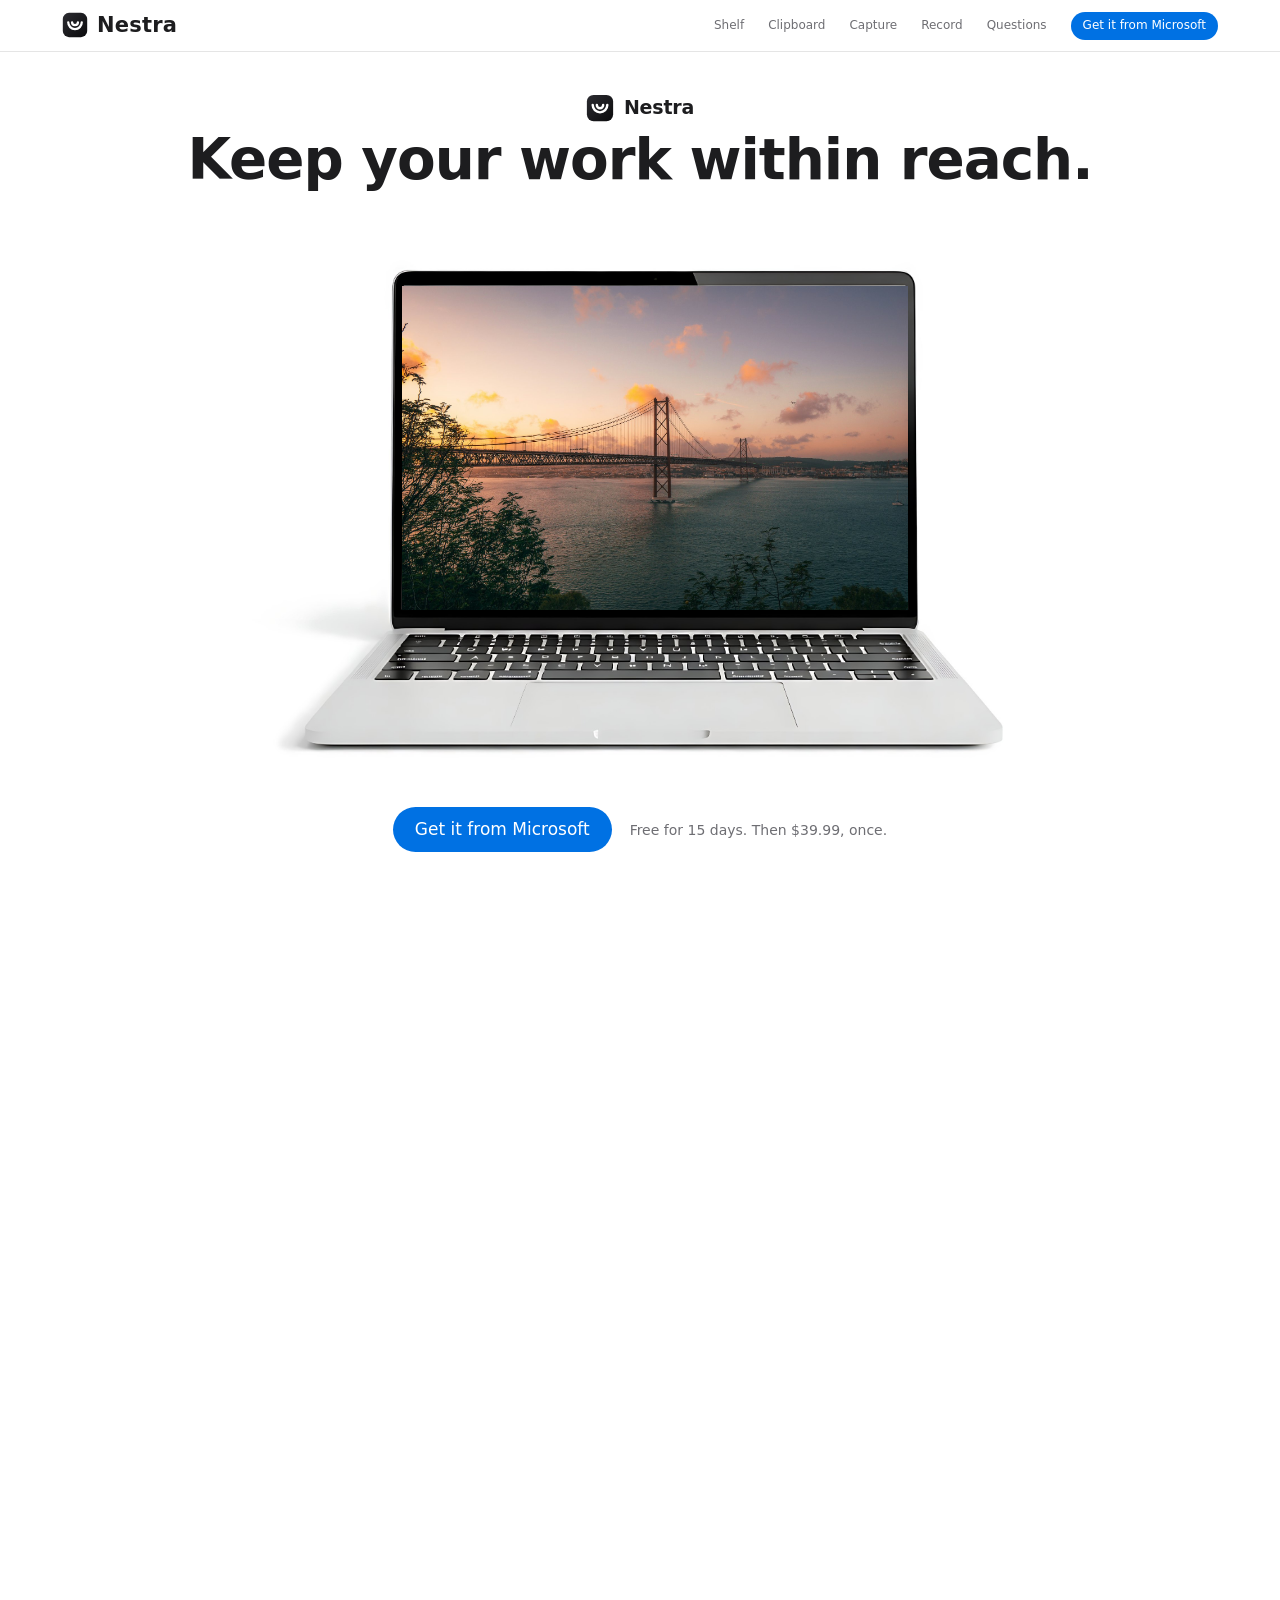
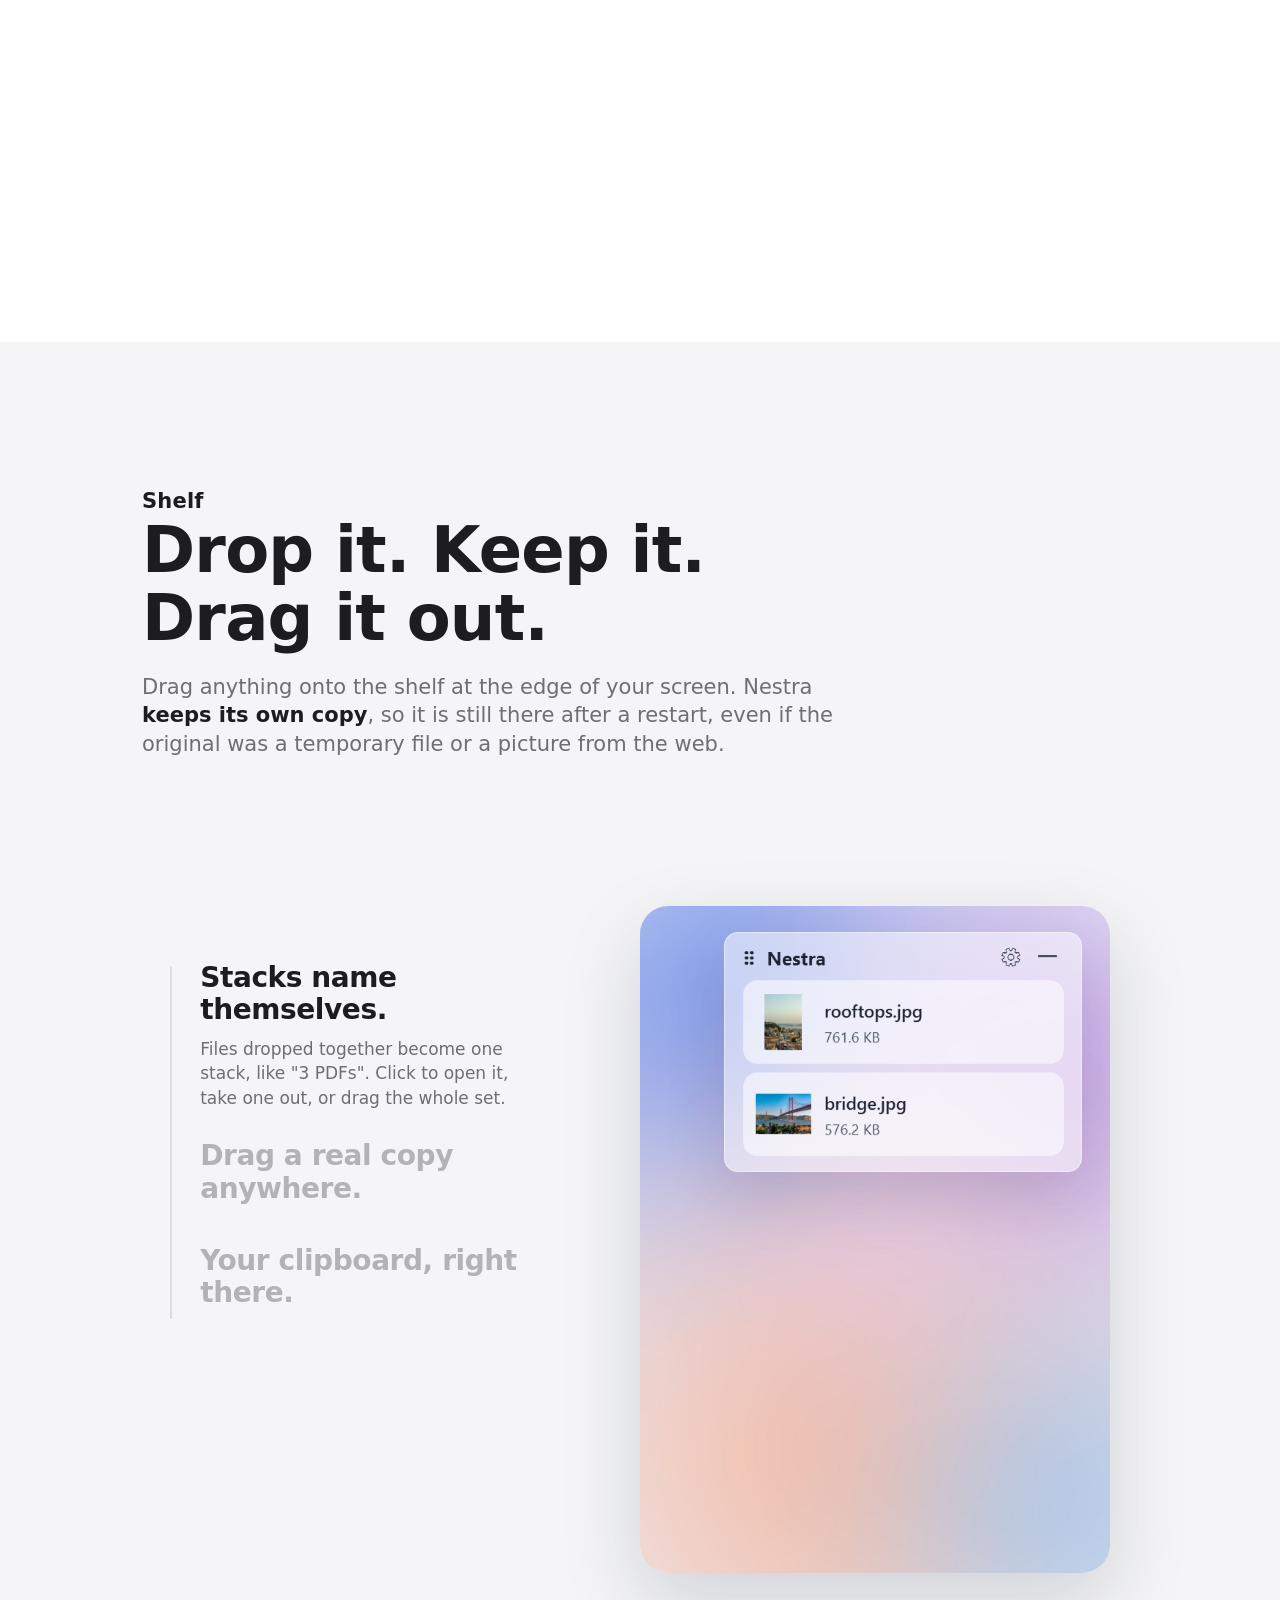
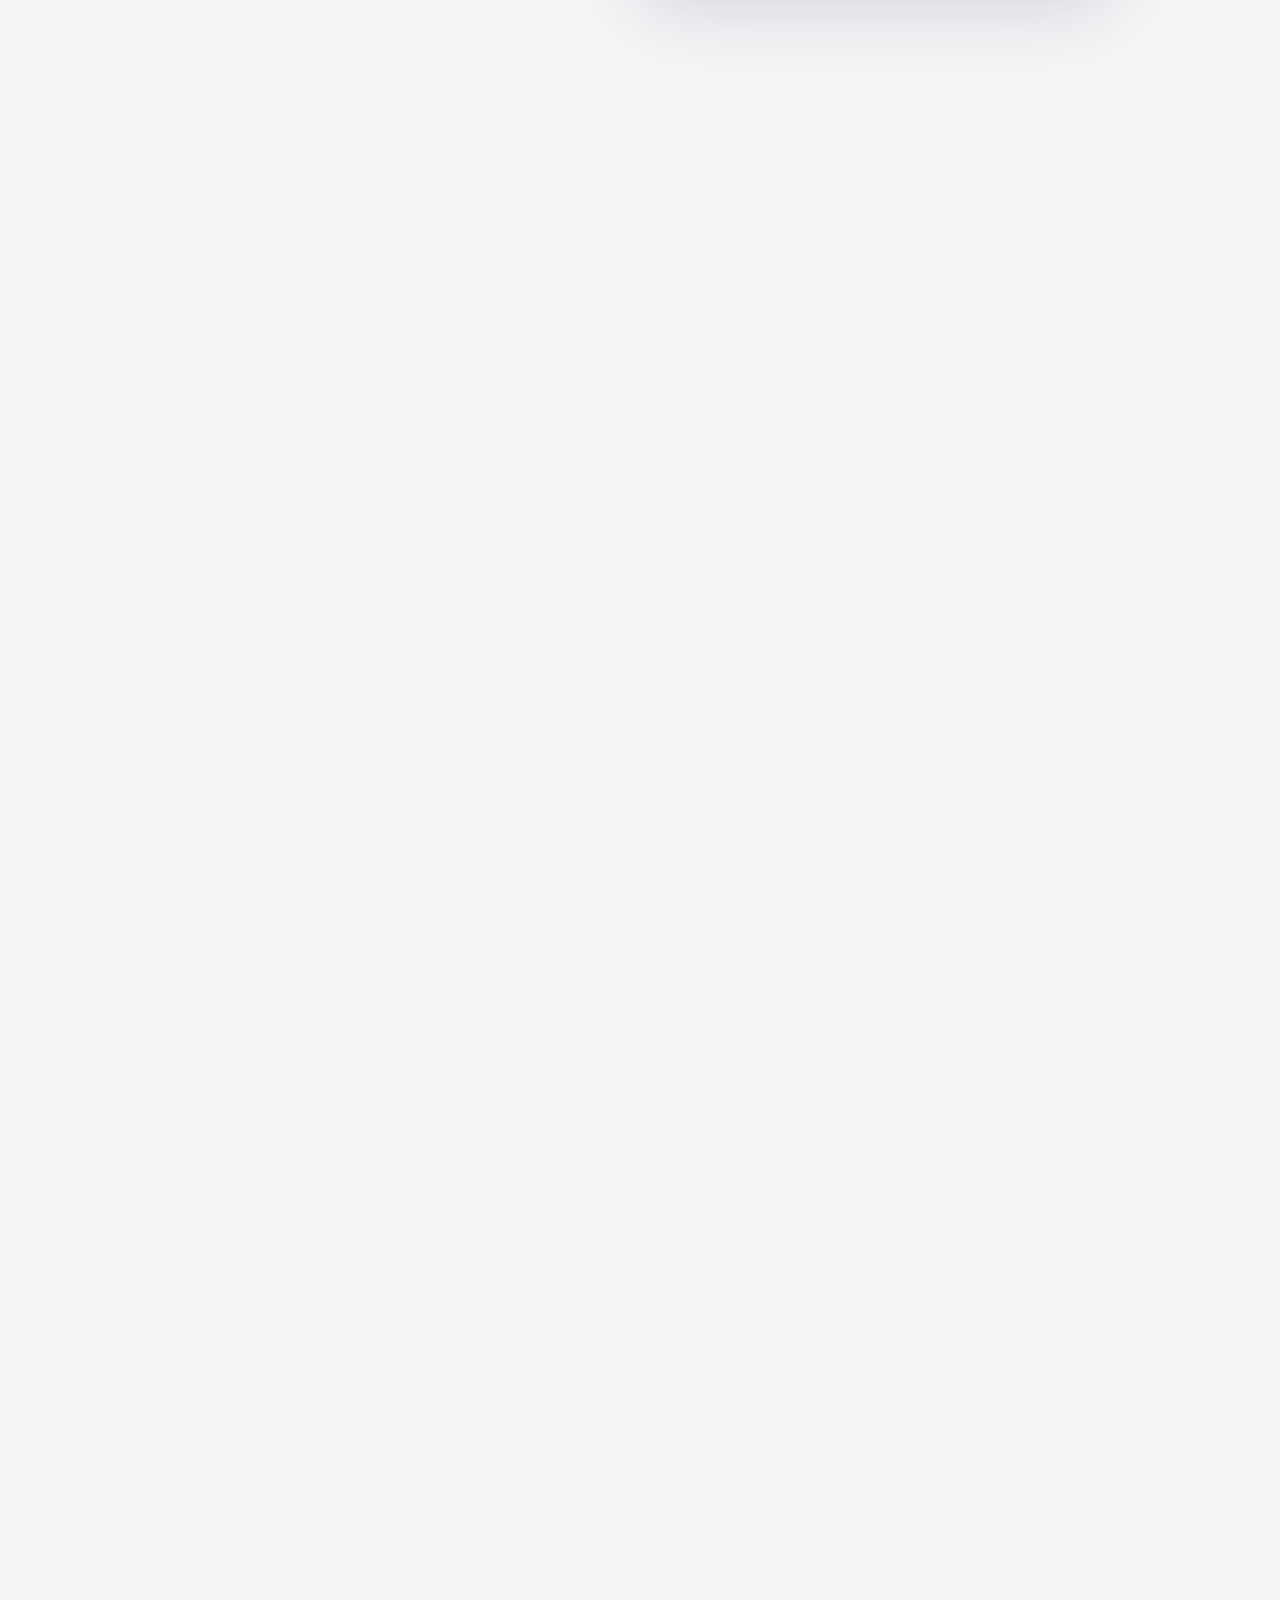
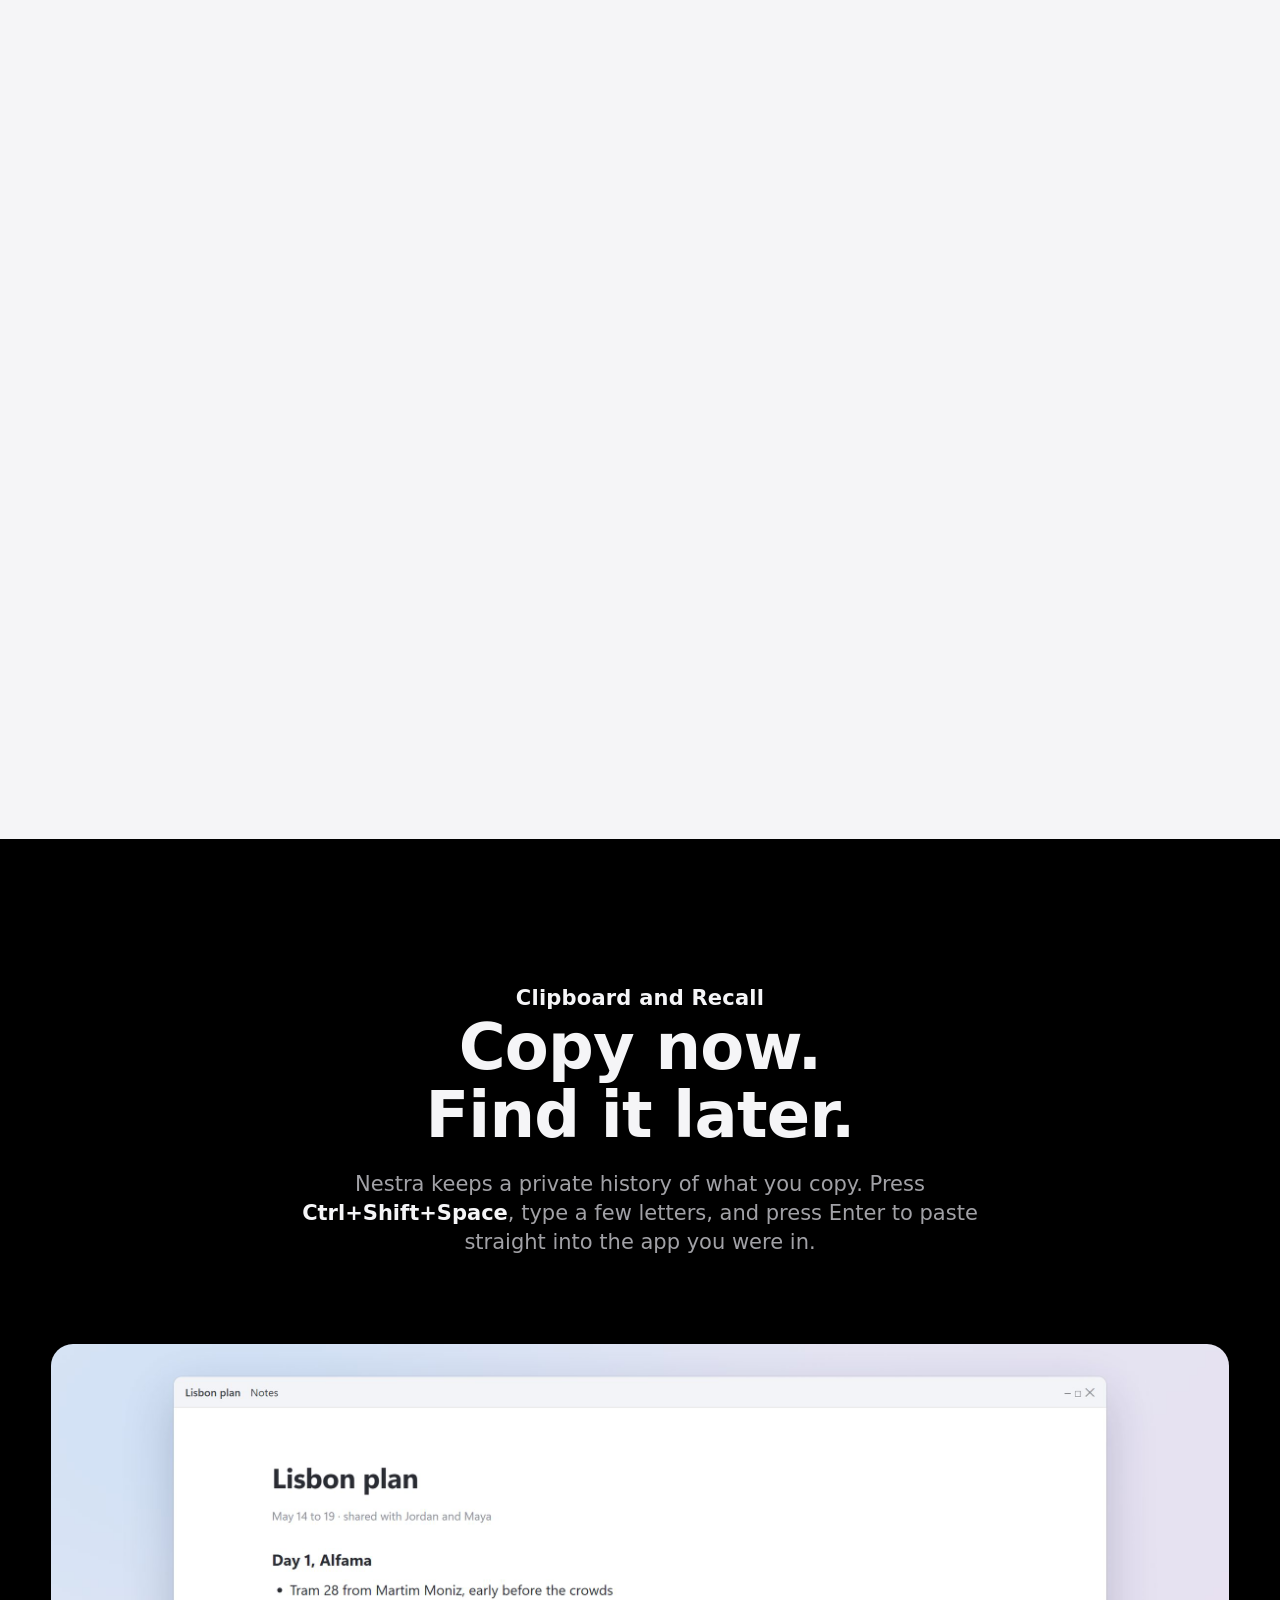
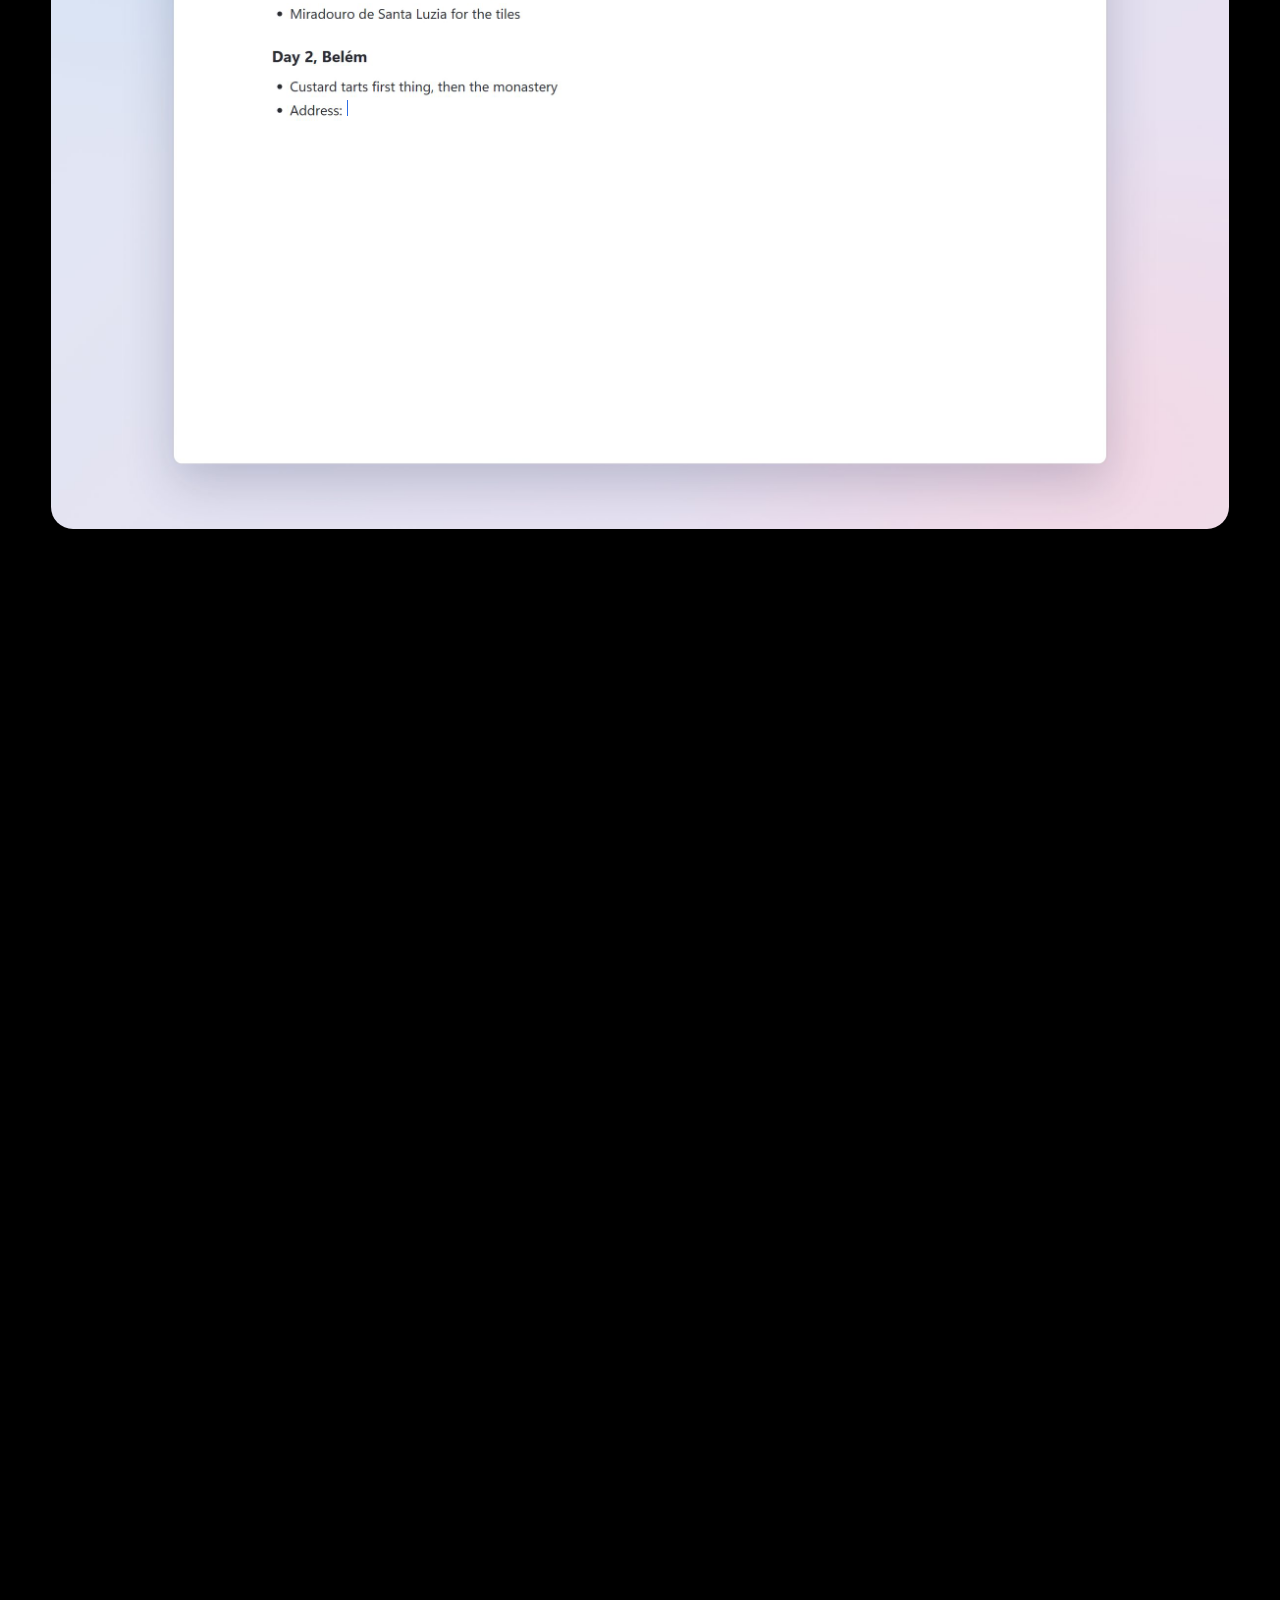
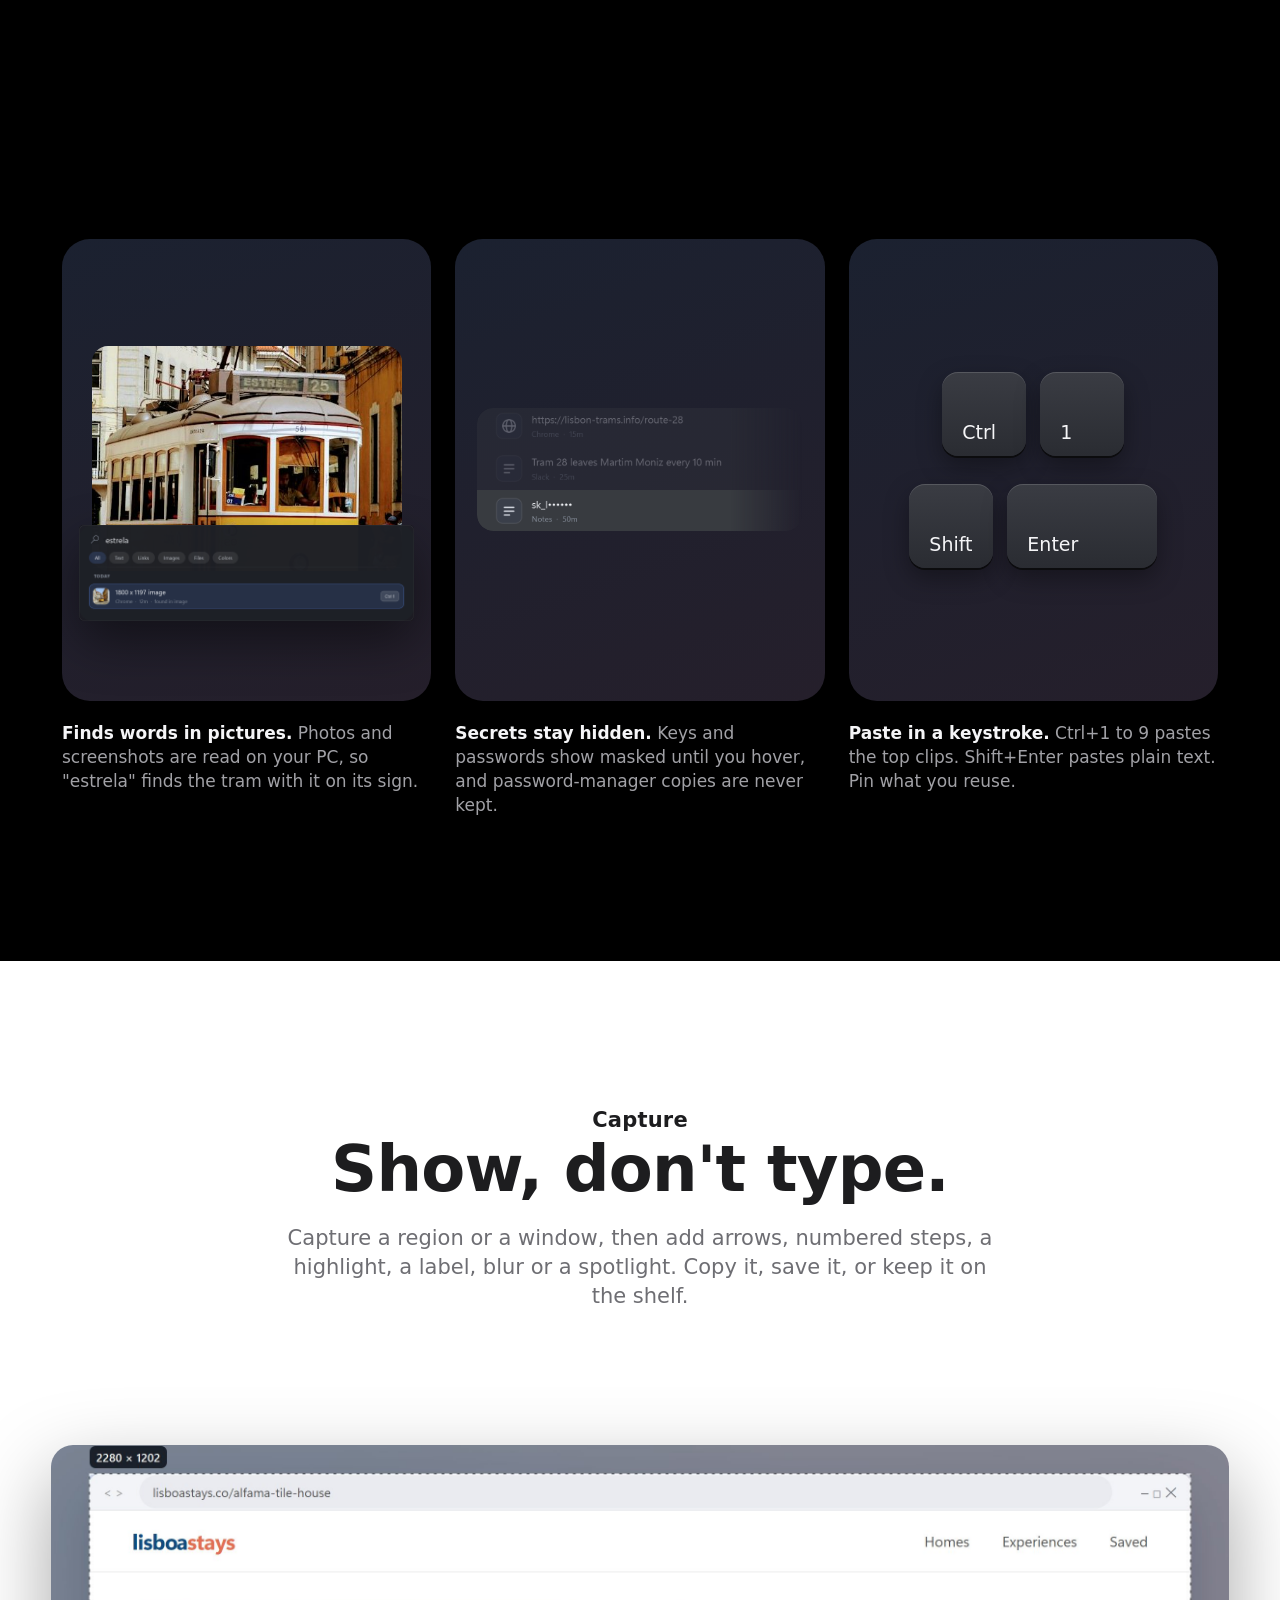
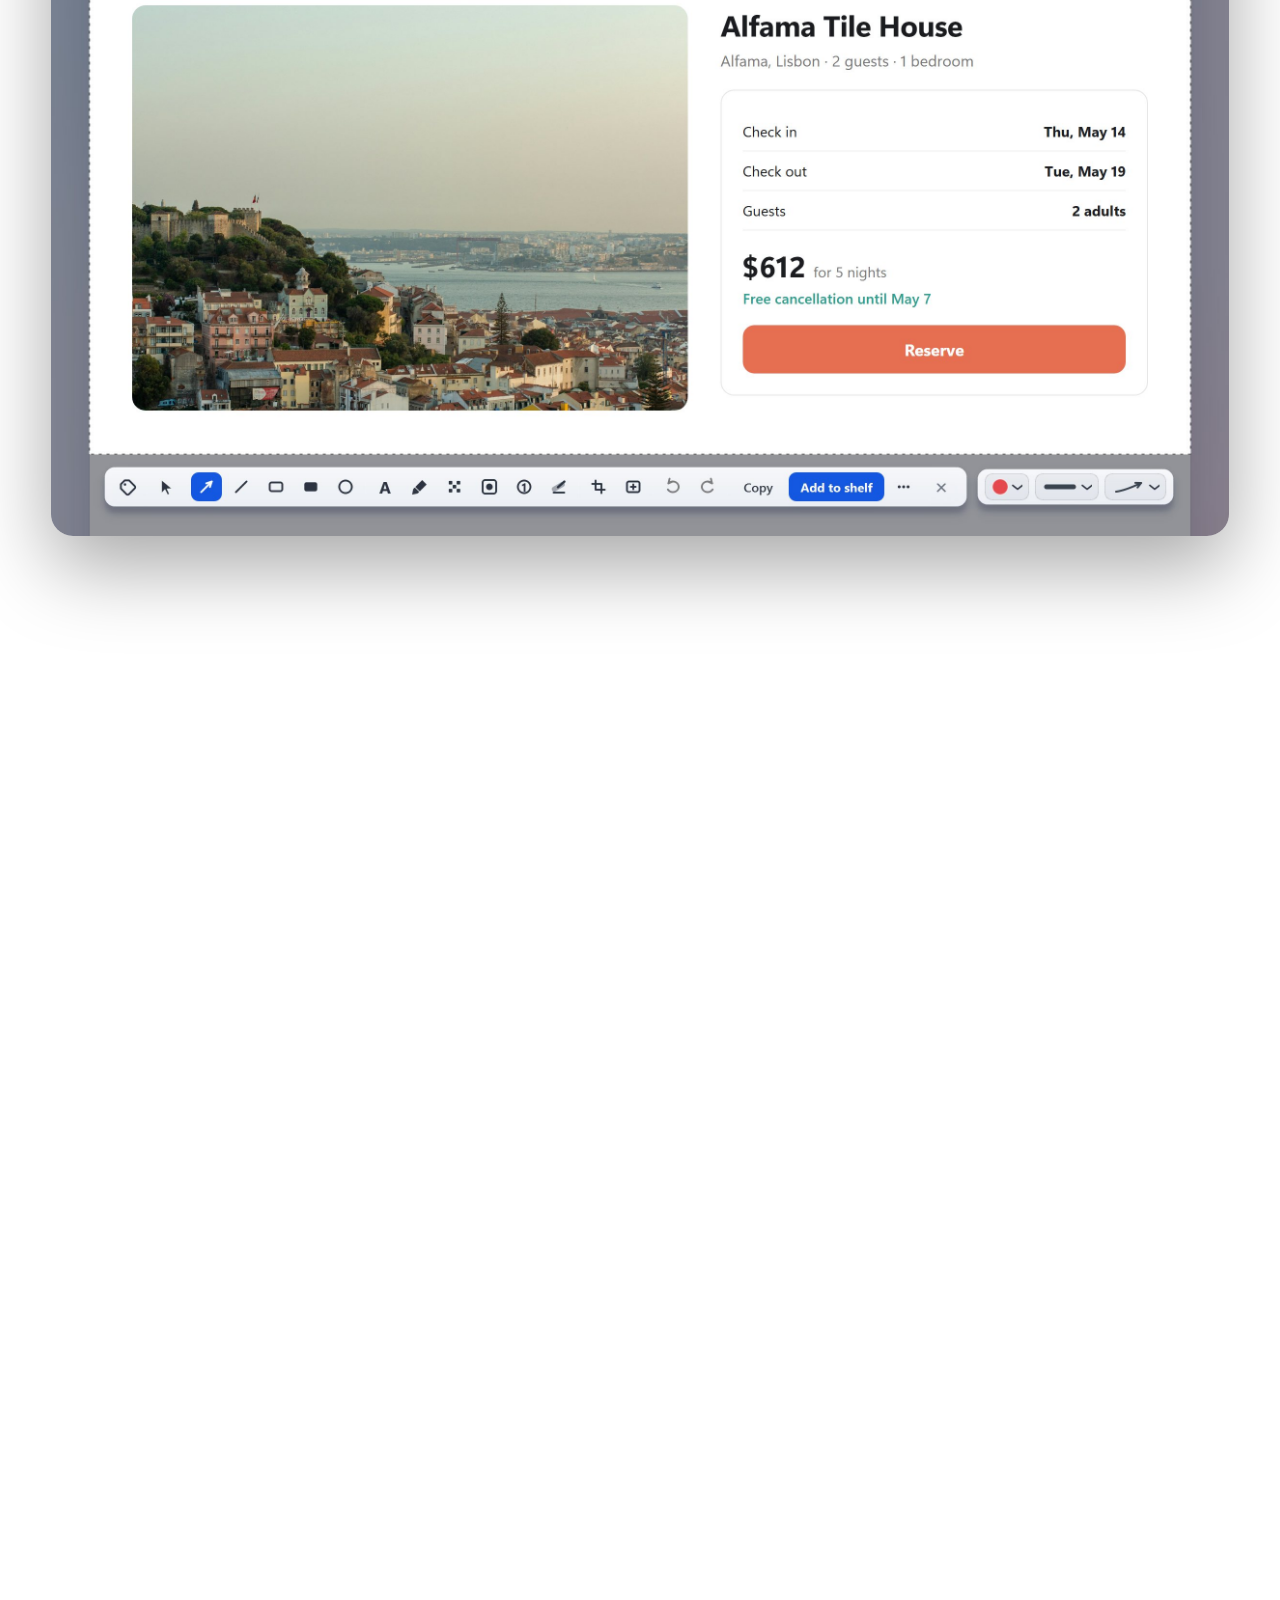
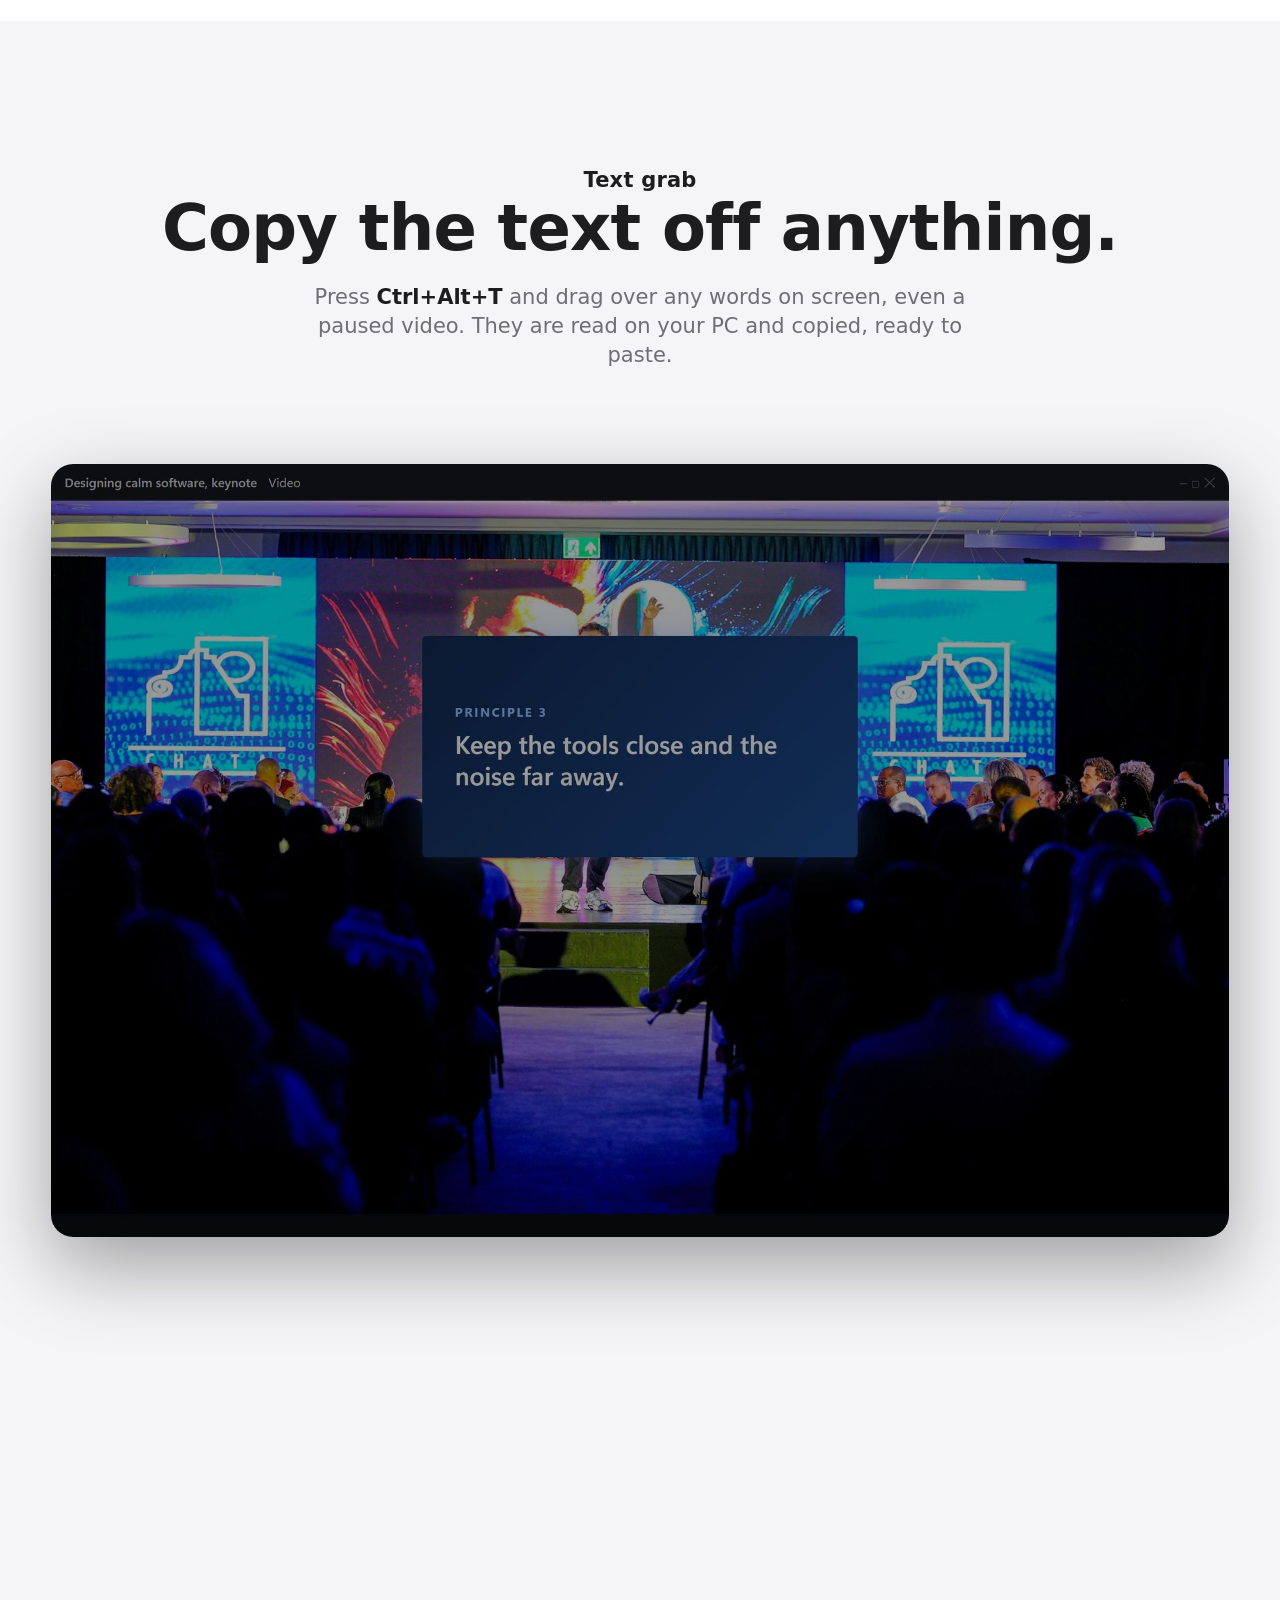
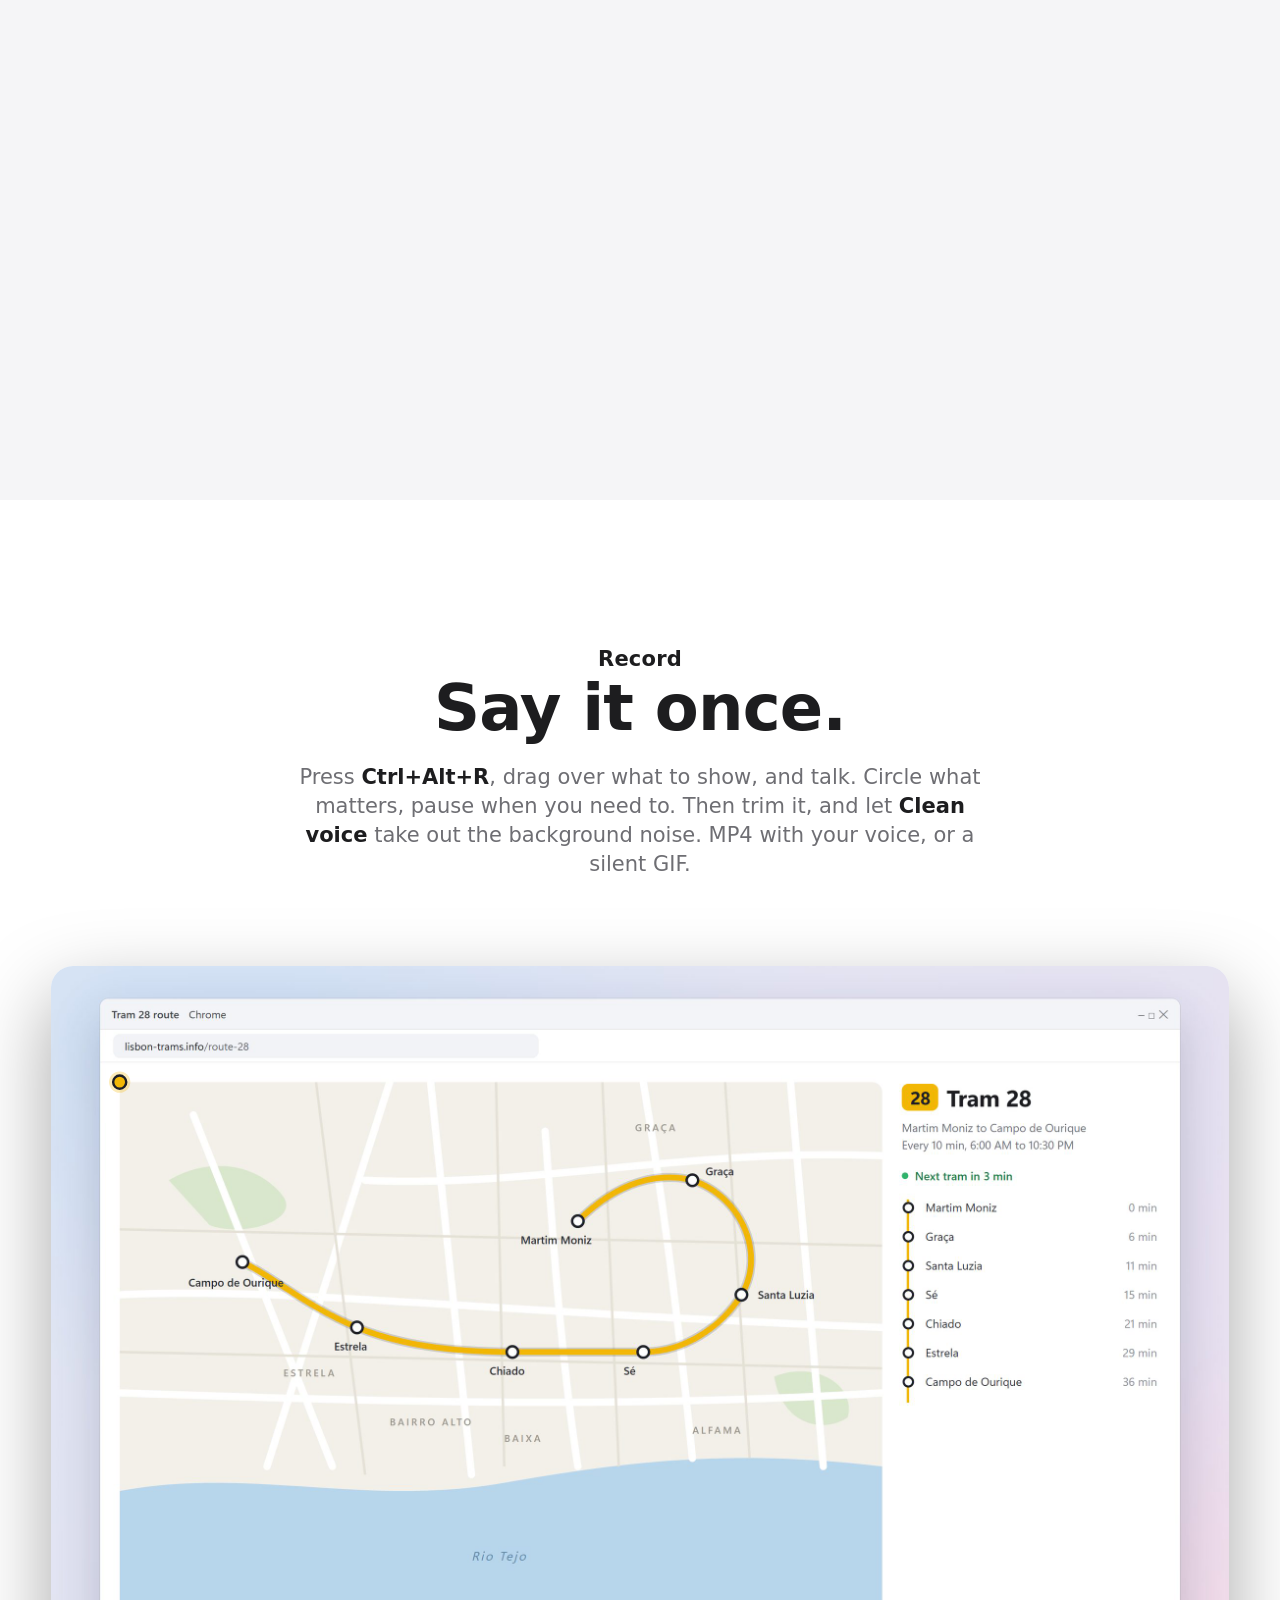
<file: index.html>
<!DOCTYPE html>
<html lang="en">
<head>
<meta charset="utf-8">
<meta name="viewport" content="width=device-width, initial-scale=1">
<title>Nestra · Keep your work within reach</title>
<meta name="description" content="Nestra is a shelf, clipboard history and screen capture that live at the edge of your Windows desktop. Everything stays on your PC.">
<link rel="icon" href="favicon.ico">
<link rel="canonical" href="https://www.thenestra.app/">
<meta property="og:title" content="Nestra · Keep your work within reach">
<meta property="og:description" content="A shelf, clipboard history and screen capture that live at the edge of your Windows desktop.">
<meta property="og:image" content="https://www.thenestra.app/web4/share.jpg">
<meta property="og:url" content="https://www.thenestra.app/">
<meta name="twitter:card" content="summary_large_image">
<link rel="preload" as="image" href="web4/laptop.jpg" fetchpriority="high">
<link rel="preload" as="image" href="web4/wall-sunset.jpg" fetchpriority="high">
<script>(function(){try{var t=localStorage.getItem('nestra-theme');if(t)document.documentElement.setAttribute('data-theme',t);}catch(e){}})();</script>
<style>

:root{
  --bg:#fff; --bg2:#f5f5f7; --ink:#1d1d1f; --ink2:#6e6e73; --ink3:#86868b; --line:rgba(0,0,0,.1);
  --card:#fff; --pill:#0071e3; --pill-ink:#fff; --nav:rgba(255,255,255,.8); --typed:rgb(21,24,29);
  --font:"Segoe UI Variable Display","SF Pro Display","Segoe UI",system-ui,-apple-system,sans-serif;
  --ease:cubic-bezier(.22,1,.36,1);
}
@media (prefers-color-scheme: dark){:root:not([data-theme="light"]){
  --bg:#000; --bg2:#141416; --ink:#f5f5f7; --ink2:#a1a1a6; --ink3:#86868b; --line:rgba(255,255,255,.14);
  --card:#1c1c1e; --nav:rgba(0,0,0,.72); --typed:rgb(238,240,244);}}
:root[data-theme="dark"]{
  --bg:#000; --bg2:#141416; --ink:#f5f5f7; --ink2:#a1a1a6; --ink3:#86868b; --line:rgba(255,255,255,.14);
  --card:#1c1c1e; --nav:rgba(0,0,0,.72); --typed:rgb(238,240,244);}
*{box-sizing:border-box;margin:0;padding:0}
html{scroll-behavior:smooth}
body{font-family:var(--font);background:var(--bg);color:var(--ink);-webkit-font-smoothing:antialiased;line-height:1.47;font-size:17px;overflow-x:hidden}
a{color:inherit;text-decoration:none}
img,canvas{display:block;max-width:100%}
.wrap{max-width:1040px;margin:0 auto;padding:0 22px}
.wide{max-width:1200px;margin:0 auto;padding:0 22px}


nav{position:sticky;top:0;z-index:50;height:52px;background:var(--nav);
  backdrop-filter:saturate(180%) blur(20px);-webkit-backdrop-filter:saturate(180%) blur(20px);border-bottom:1px solid var(--line)}
nav .wide{height:100%;display:flex;align-items:center;gap:24px}
.brand{display:flex;align-items:center;gap:9px;font-size:21px;font-weight:600;letter-spacing:.01em}
.brand img{width:26px;height:26px}
nav .links{margin-left:auto;display:flex;gap:24px;font-size:12px;color:var(--ink2)}
nav .links a:hover{color:var(--ink)}
.pill{display:inline-flex;align-items:center;justify-content:center;border-radius:980px;background:var(--pill);color:var(--pill-ink);transition:background .2s}
.pill:hover{background:#0077ed}
nav .pill{font-size:12px;padding:0 12px;height:28px}
.pill.big{font-size:17px;padding:0 22px;height:45px}

.eyebrow{font-size:21px;font-weight:600;letter-spacing:.01em}
.h1{font-size:clamp(48px,7.2vw,80px);line-height:1.05;letter-spacing:-.015em;font-weight:600}
.h2{font-size:clamp(40px,5.4vw,64px);line-height:1.06;letter-spacing:-.012em;font-weight:600}
.lead{font-size:clamp(19px,1.8vw,21px);color:var(--ink2);line-height:1.38;max-width:34em}
.lead b{color:var(--ink);font-weight:600}
.center{text-align:center}.center .lead{margin-left:auto;margin-right:auto}
section{padding:144px 0}
.band{background:var(--bg2)}
.dark{background:#000;color:#f5f5f7;--ink:#f5f5f7;--ink2:#a1a1a6;--card:#1c1c1e;--bg2:#141416;--typed:rgb(238,240,244)}
.head{margin-bottom:56px}
.head .lead{margin-top:20px}

.light-only{} .dark-only{display:none}
:root[data-theme="dark"] .light-only{display:none} :root[data-theme="dark"] .dark-only{display:block}
@media (prefers-color-scheme: dark){:root:not([data-theme="light"]) .light-only{display:none}:root:not([data-theme="light"]) .dark-only{display:block}}

.frame{border-radius:28px;overflow:hidden;position:relative;background:var(--bg2)}
.frame img{width:100%;height:auto}


.hero{padding:72px 0 0;text-align:center}
.hero .icon{width:84px;height:84px;margin:0 auto 18px}
.hero .lead{margin:20px auto 0}
.hero .cta{margin-top:30px;display:flex;flex-direction:column;align-items:center;gap:12px}
.hero .cta small{font-size:14px;color:var(--ink2)}
.hero .stage{margin-top:64px}


.gallery{display:flex;gap:20px;overflow-x:auto;scroll-snap-type:x mandatory;padding:0 max(22px,calc((100vw - 1040px)/2));scrollbar-width:none}
.gallery::-webkit-scrollbar{display:none}
.slide{flex:0 0 min(1040px,88vw);scroll-snap-align:center;position:relative;color:var(--ink)}
.slide img{display:block;width:100%;aspect-ratio:16/9;object-fit:cover;border-radius:28px;background:var(--bg2)}
.slide .cap{display:block;margin:22px 4px 0;font-size:clamp(19px,1.9vw,24px);line-height:1.2;font-weight:600;max-width:24em}
.slide .cap span{display:block;color:var(--ink2);font-weight:400;font-size:.75em;margin-top:4px}
.dots{display:flex;gap:10px;justify-content:center;margin-top:28px}
.dots button{width:8px;height:8px;border-radius:50%;border:0;background:var(--ink3);opacity:.4;cursor:pointer;transition:all .3s var(--ease)}
.dots button.on{opacity:1;width:28px;border-radius:999px;background:var(--ink)}


.moments{display:grid;grid-template-columns:repeat(3,1fr);gap:24px}
.moments.two{grid-template-columns:1fr 1fr}
.m .pic{border-radius:28px;overflow:hidden;aspect-ratio:4/5;background:var(--bg2)}
.moments.two .m .pic{aspect-ratio:4/3}
.pic.keys{display:flex;flex-direction:column;align-items:center;justify-content:center;gap:28px;background:radial-gradient(120% 90% at 50% 0%,#2a2c33,#141416 70%)}
.pic.keys .combo{display:flex;gap:14px}
.pic.keys kbd{min-width:84px;height:84px;padding:0 20px;display:inline-flex;align-items:flex-end;justify-content:flex-start;border-radius:16px;font:500 19px/1 var(--font);color:#f5f5f7;background:linear-gradient(#3a3c43,#2a2c32);box-shadow:inset 0 1px 0 rgba(255,255,255,.14),0 2px 0 #0c0c0e,0 10px 24px rgba(0,0,0,.35);padding-bottom:14px}
.pic.keys kbd.wide{min-width:150px}
.m .pic img{width:100%;height:100%;object-fit:cover}
.m p{margin-top:20px;font-size:17px;color:var(--ink2);max-width:24em;line-height:1.42}
.m p b{color:var(--ink);font-weight:600}


.recall{position:relative;container-type:inline-size}
.recall img{transition:opacity .4s var(--ease)}
.recall .after{position:absolute;inset:0;opacity:0}
.recall.done .after{opacity:1}
.recall .q{position:absolute;font-family:"Segoe UI",system-ui,sans-serif;line-height:1;color:var(--typed);white-space:pre;transition:opacity .15s}
.recall.done .q{opacity:0}
.recall .q .ph{opacity:.42}
.recall .q i{display:inline-block;width:1px;height:1.1em;margin-left:1px;vertical-align:-.15em;background:currentColor;animation:blink 1s steps(1) infinite}
@keyframes blink{50%{opacity:0}}


.colours{display:grid;grid-template-columns:1.1fr .9fr;gap:24px;align-items:stretch}
.mix{border-radius:28px;background:var(--bg2);display:flex;flex-direction:column;align-items:center;justify-content:center;gap:28px;padding:48px}
.tile{width:220px;height:220px;border-radius:44px;overflow:hidden;box-shadow:inset 0 0 0 1px rgba(0,0,0,.08)}
.tile canvas{width:100%;height:100%}
.sw{display:flex;gap:10px;flex-wrap:wrap;justify-content:center}
.sw span{display:flex;align-items:center;gap:8px;font-size:14px;font-variant-numeric:tabular-nums;color:var(--ink2);background:var(--card);border-radius:999px;padding:6px 12px 6px 6px}
.sw i{width:22px;height:22px;border-radius:50%;box-shadow:inset 0 0 0 1px rgba(0,0,0,.08)}


.trio{display:grid;grid-template-columns:repeat(3,1fr);gap:20px}
.card{background:var(--card);border-radius:28px;padding:36px}
section:not(.band):not(.dark) .card{background:var(--bg2)}
.card .ic{width:34px;height:34px;margin-bottom:18px}
.card h4{font-size:22px;font-weight:600;letter-spacing:-.01em;line-height:1.18}
.card p{color:var(--ink2);margin-top:10px;font-size:16px}
.split{display:grid;grid-template-columns:1fr 1fr;gap:56px;align-items:center}


.faq{max-width:820px;margin:0 auto;border-top:1px solid var(--line)}
.faq details{border-bottom:1px solid var(--line)}
.faq summary{list-style:none;cursor:pointer;padding:26px 40px 26px 0;font-size:21px;font-weight:600;position:relative}
.faq summary::-webkit-details-marker{display:none}
.faq summary::after{content:"+";position:absolute;right:6px;top:20px;font-size:28px;font-weight:300;color:var(--ink2);transition:transform .3s var(--ease)}
.faq details[open] summary::after{transform:rotate(45deg)}
.faq details p{padding:0 40px 26px 0;color:var(--ink2);font-size:17px}

.final{padding:120px 0}
.final .icon{width:72px;height:72px;margin:0 auto 18px}
.final .pill{margin-top:26px}
.final small{display:block;margin-top:12px;font-size:14px;color:var(--ink2)}

footer{border-top:1px solid var(--line);padding:24px 0 40px;font-size:12px;color:var(--ink3)}
footer .wide{display:flex;gap:20px;flex-wrap:wrap;align-items:center}
footer .links{margin-left:auto;display:flex;gap:20px}
footer a:hover{color:var(--ink)}

.rise{opacity:0;transform:translateY(28px);transition:opacity .9s var(--ease),transform .9s var(--ease)}
.rise.in{opacity:1;transform:none}



.hero4{position:relative;height:290vh;background:#fff;color:#1d1d1f}
.hero4 .pin{position:sticky;top:52px;height:calc(100vh - 52px);min-height:560px;display:flex;flex-direction:column;align-items:center;justify-content:center;overflow:hidden;padding:12px 0 18px}
.hero4 .name{display:flex;align-items:center;gap:10px;font-size:19px;font-weight:600;letter-spacing:-.01em}
.hero4 .name img{width:28px;height:28px}
.hero4 h1{margin-top:8px;font-size:clamp(34px,4.4vw,64px);line-height:1.06;font-weight:600;letter-spacing:-.018em;text-align:center}
.hero4 .rig{position:relative;width:min(1000px,88vw,calc((100vh - 290px) * 1.3447));aspect-ratio:2325/1729;margin:6px 0 2px}
.rig .laptop{position:absolute;inset:0;width:100%;height:100%;display:block}
.rig .screen{position:absolute;left:20.989%;top:14.864%;width:61.634%;height:53.094%;overflow:hidden;container-type:size;background:#0d0d10}
.screen .wall{position:absolute;inset:0;width:100%;height:100%;object-fit:cover}
.screen .shelf{position:absolute;right:1.2cqw;top:50%;width:27cqw;transform:translate(var(--sx,112%),-50%)}
.shelf .glass{position:absolute;inset:0;border-radius:5.7%/3.9%;backdrop-filter:blur(2.6cqw) saturate(1.6);-webkit-backdrop-filter:blur(2.6cqw) saturate(1.6);box-shadow:0 1cqw 3cqw rgba(0,0,0,.3)}
.shelf .bg{position:absolute;inset:0;width:100%;height:100%}
.shelf .row{position:absolute;opacity:0;will-change:transform,opacity}
.hero4 .float{position:absolute;opacity:0;will-change:transform,opacity;z-index:2}
.hero4 .f-recall,.hero4 .f-recbar,.hero4 .f-tools{filter:drop-shadow(0 14px 28px rgba(20,24,40,.14))}
.hero4 .f-preview{left:-19%;top:2%;width:16.5%}
.hero4 .f-recall{left:-26%;top:49%;width:40%}
.hero4 .f-tools{right:-17%;top:6%;width:15%}
.hero4 .f-recbar{right:-24%;top:68%;width:34%}
.hero4 .cta{display:flex;align-items:center;gap:18px;flex-wrap:wrap;justify-content:center}
.hero4 .cta small{font-size:14px;color:#6e6e73}
.hero4 .pill.big{background:#0071e3;color:#fff}
@media (max-width:900px){.hero4 .float{display:none}.hero4{height:220vh}}


.cards4{display:grid;grid-template-columns:repeat(3,1fr);gap:24px}
.card4 .pic{position:relative;aspect-ratio:4/5;border-radius:28px;overflow:hidden;display:flex;align-items:center;justify-content:center;
  background:linear-gradient(160deg,#e6ecf6,#f3edf2)}
:root[data-theme="dark"] .card4 .pic{background:linear-gradient(160deg,#1b2130,#251f2b)}
@media (prefers-color-scheme: dark){:root:not([data-theme="light"]) .card4 .pic{background:linear-gradient(160deg,#1b2130,#251f2b)}}
.card4 p{margin-top:20px;font-size:17px;color:var(--ink2);max-width:24em;line-height:1.42}
.card4 p b{color:var(--ink);font-weight:600}
.mini{position:relative;width:80%}
.mini .glass{position:absolute;inset:0;border-radius:var(--rad);background:var(--glass);backdrop-filter:blur(18px);-webkit-backdrop-filter:blur(18px);
  box-shadow:0 24px 60px rgba(20,30,60,.14),inset 0 0 0 1px rgba(255,255,255,.35)}
.mini .r{position:absolute;transition:transform .8s var(--ease),opacity .8s var(--ease);transition-delay:calc(var(--i) * 110ms + 150ms)}
.stackc .r:first-of-type{z-index:2}
.stackc .r:not(:first-of-type){transform:translateY(var(--o));opacity:0}
.clipc .r{transform:translateY(16px);opacity:0}
.card4.on .stackc .r,.card4.on .clipc .r{transform:none;opacity:1}
.ghost{position:absolute;opacity:0;z-index:3;pointer-events:none}
.ghost img{display:block;width:100%;border-radius:5%/22%;background:var(--glass);filter:drop-shadow(0 14px 22px rgba(10,20,40,.25))}
.ghost .cur{position:absolute;left:30%;top:55%;width:5.5%}

@keyframes drag{0%{opacity:0;transform:none}10%{opacity:.96;transform:translate(1%,-8%) rotate(-1.5deg) scale(1.04)}
  62%{opacity:.96;transform:translate(52%,150%) rotate(-4deg) scale(1.02)}78%,100%{opacity:0;transform:translate(60%,170%) rotate(-4deg) scale(1)}}
@media (max-width:900px){.cards4{grid-template-columns:1fr}.card4 .pic{aspect-ratio:4/3}.mini{width:50%}}
@media (prefers-reduced-motion: reduce){.mini .r{transition:none}.card4 .ghost{animation:none}}


.scene4{position:relative}
.scene4 .pin{position:sticky;top:52px;height:calc(100vh - 52px);display:flex;align-items:center;justify-content:center}
.frame4{position:relative;width:min(1180px,92vw,calc((100vh - 110px) * 1.5));aspect-ratio:1440/960;border-radius:22px;overflow:hidden;container-type:inline-size;
  box-shadow:0 30px 80px rgba(0,0,0,.35)}
.frame4>img.base{position:absolute;inset:0;width:100%;height:100%;display:block}
#rscene{height:300vh}
.rwin{position:absolute;left:26.389%;top:14.583%;width:47.222%;transform-origin:50% 0}
.rwin .glass{opacity:0}
.rwin .glass{position:absolute;left:0;top:0;width:100%;border-radius:1cqw;backdrop-filter:blur(2cqw) saturate(1.4);-webkit-backdrop-filter:blur(2cqw) saturate(1.4);
  box-shadow:0 1.4cqw 4cqw rgba(0,0,0,.28)}
.rwin img{position:absolute;left:0;top:0;width:100%;opacity:0}
.ins{position:absolute;left:25.035%;top:45.092%;font:400 1.1806cqw/2.007cqw "Segoe UI Variable Text","Segoe UI",system-ui,sans-serif;color:rgb(42,44,51);white-space:nowrap}
.ins .txt{display:none;border-radius:.2cqw;transition:background-color .6s}
.ins.pasted .txt{display:inline}
.ins.fresh .txt{background:rgba(47,111,228,.16)}
.ins .caret{display:inline-block;width:.139cqw;height:1.39cqw;background:#2f6fe4;vertical-align:-.2cqw;margin-left:.07cqw;animation:blink 1.06s steps(1) infinite}
@keyframes blink{50%{opacity:0}}
.cards4.after{margin-top:56px}
.dark .card4 .pic{background:linear-gradient(160deg,#1b2130,#251f2b)}
.dark .card4 .mini{width:86%}
.found{position:relative;width:84%;margin-top:-6%}
.found .ph{display:block;width:100%;border-radius:16px;transform:translateY(8px);opacity:0;transition:transform .9s var(--ease),opacity .9s var(--ease)}
.found .fwin{position:absolute;left:-4%;right:-4%;bottom:-22%;transform:translateY(24px);opacity:0;transition:transform .9s var(--ease) .35s,opacity .9s var(--ease) .35s}
.found .fwin img{position:relative;display:block;width:100%}
.found .fwin .glass{position:absolute;inset:0;border-radius:14px;background:rgba(32,35,42,.6);backdrop-filter:blur(16px);-webkit-backdrop-filter:blur(16px);box-shadow:0 20px 50px rgba(0,0,0,.45)}
.card4.on .found .ph,.card4.on .found .fwin{transform:none;opacity:1}
@media (max-width:900px){#rscene{height:230vh}}


#cscene{height:280vh}
.esf .shp{position:absolute;opacity:0;will-change:transform,opacity,clip-path}

#gscene{height:260vh}
.grab .bright{position:absolute;inset:0;width:100%;height:100%;clip-path:inset(20.75% 69.26% 79.25% 30.74%)}
.grab .dim{position:absolute;inset:0;width:100%;height:100%}
.grab .sel{position:absolute;outline:1px dashed rgba(255,255,255,.95);outline-offset:-1px;opacity:0}
.grab .size{position:absolute;transform:translateY(-130%);font:600 .86cqw/1 "Segoe UI",system-ui,sans-serif;color:#fff;background:rgba(18,18,22,.82);
  padding:.25cqw .5cqw;border-radius:.3cqw;white-space:nowrap}
.grab .cpill{position:absolute;width:11.4%;opacity:0}

#recscene{height:280vh}
.reclay img{position:absolute;display:block}
.reclay .pen,.reclay .anno{opacity:0;transition:opacity .25s}
.reclay.drawing .pen,.reclay.drawing .anno{opacity:1}
.reclay .tdig,.reclay .mlev{visibility:hidden}
.reclay .tdig.on,.reclay .mlev.on{visibility:visible}
.recsvg{position:absolute;inset:0;width:100%;height:100%}
.recsvg .penl{fill:none;stroke:#e5484d;stroke-width:5;stroke-linecap:round;stroke-linejoin:round}
.edcard{margin-top:0;border-radius:28px;overflow:hidden;background:linear-gradient(160deg,#e6ecf6,#f3edf2);padding:56px 0;display:flex;justify-content:center}
:root[data-theme="dark"] .edcard{background:linear-gradient(160deg,#1b2130,#251f2b)}
@media (prefers-color-scheme: dark){:root:not([data-theme="light"]) .edcard{background:linear-gradient(160deg,#1b2130,#251f2b)}}
.edwin{position:relative;width:min(640px,84%)}
.edwin img{position:relative;display:block;width:100%}
.edwin .glass{position:absolute;inset:0;border-radius:3%/2.9%;backdrop-filter:blur(18px);-webkit-backdrop-filter:blur(18px);box-shadow:0 30px 70px rgba(20,30,60,.2)}
.edtext{max-width:640px;margin:22px auto 0;text-align:center;font-size:17px;color:var(--ink2)}
.edtext b{color:var(--ink);font-weight:600}
@media (max-width:900px){#cscene,#gscene,#recscene{height:220vh}}

#shelfcards .clipc .glass{transition:opacity .6s var(--ease),transform .6s var(--ease)}
#shelfcards .card4:not(.on) .clipc .glass{opacity:0;transform:translateY(12px)}
.pcur{position:absolute;left:0;top:0;width:18px;opacity:0;z-index:5;pointer-events:none;filter:drop-shadow(0 2px 3px rgba(0,0,0,.3))}
.pcur.press path{transform:scale(.86);transform-origin:2px 2px}
.wash{position:absolute;border-radius:10px;background:rgba(52,168,83,.24);opacity:0;pointer-events:none}
.wash.go{animation:wash 1.8s ease forwards}
@keyframes wash{15%{opacity:1}100%{opacity:0}}

.secw{position:relative;width:88%;border-radius:16px;overflow:hidden;box-shadow:0 24px 60px rgba(0,0,0,.45);
  -webkit-mask-image:linear-gradient(to right,#000 78%,transparent);mask-image:linear-gradient(to right,#000 78%,transparent)}
.secw img{display:block;width:100%;opacity:0;transform:translateY(10px);transition:opacity .7s var(--ease),transform .7s var(--ease)}
.card4.on .secw img{opacity:1;transform:none}
.card4.on .secw img:nth-child(1){transition-delay:.1s}.card4.on .secw img:nth-child(2){transition-delay:.25s}.card4.on .secw img:nth-child(3){transition-delay:.4s}
.card4.lit .secw img:not(:last-child){opacity:.35;transition-delay:0s}

#recscene{height:340vh}
.rec .mdim,.rec .mbright,.rec .recf,.rec .recp,.rec .sel{opacity:0}
.rec .sel{position:absolute;outline:1px dashed rgba(255,255,255,.95);outline-offset:-1px}
.rec .size{position:absolute;transform:translateY(-130%);font:600 .86cqw/1 "Segoe UI",system-ui,sans-serif;color:#fff;background:rgba(18,18,22,.82);padding:.25cqw .5cqw;border-radius:.3cqw;white-space:nowrap}
.rec .reclay{opacity:0;transform:translateY(1.2cqw);transition:opacity .35s,transform .45s var(--ease)}
.rec .reclay.live{opacity:1;transform:none}
.rec .reclay .play{opacity:0}
.rec .reclay.paused .play{opacity:1}
.rec #tram{opacity:0}
.rec.rolling .tram{opacity:1}

#shelfscene{height:280vh}
.stackc .glass{transition:clip-path .8s var(--ease)}
#shelfscene .pin>.wide{width:100%}
@media (max-width:900px){#shelfscene{height:auto}#shelfscene .pin{position:static;height:auto;display:block}}

#escene{height:300vh}
.erow{display:flex;align-items:center;justify-content:center;gap:40px;width:min(1100px,92vw)}
#escene .edwin{position:relative;width:min(560px,52vw,calc((100vh - 140px) * .97));flex:none}
#escene .edwin .ebase{position:relative;display:block;width:100%}
#escene .ef{position:absolute;display:block;visibility:hidden}
#escene .ef.on{visibility:visible}
.vclip{position:absolute;overflow:hidden;border-radius:1.4%/2.2%}
.vclip img{width:100%;height:100%;object-fit:cover;transform-origin:56% 40%;will-change:transform}
.ring{position:absolute;border-radius:12px;box-shadow:0 0 0 3px rgba(0,113,227,.85),0 0 0 9px rgba(0,113,227,.18);opacity:0;transition:opacity .35s}
.ring.lit{opacity:1}
.wavecard{width:300px;flex:none;border-radius:24px;padding:24px 24px 22px;background:var(--card);box-shadow:0 24px 60px rgba(20,30,60,.12);opacity:.35;transition:opacity .4s}
.wavecard.lit{opacity:1}
.wt{display:flex;justify-content:space-between;align-items:baseline;font-size:15px}
.wt b{font-weight:600}
.st{position:relative;font-size:13px;color:var(--ink2)}
.st .on{position:absolute;right:0;top:0;opacity:0;color:#1d7a46;white-space:nowrap}
.wavecard.clean .st .off{opacity:0}.wavecard.clean .st .on{opacity:1}
.st span{transition:opacity .3s}
.wave{display:flex;align-items:center;gap:2px;height:92px;margin:16px 0 14px}
.wave i{flex:1;border-radius:2px;background:#0071e3;height:calc(var(--h,0) * 100%);min-height:2px;transition:height .12s}
.wavecard p{font-size:14px;color:var(--ink2);line-height:1.4}
@media (max-width:900px){#escene{height:auto}#escene .pin{position:static;height:auto;display:block}.erow{flex-direction:column}#escene .edwin{width:92vw}.wavecard{width:min(360px,92vw);opacity:1}}


.rig .screen{background:#b98a7a url([data-uri]) center/cover}
.hero4{height:210vh}
#rscene{height:230vh}
#recscene{height:400vh}
#cscene{height:190vh}
#gscene{height:170vh}
.mini .glass,.found .fwin .glass,.edwin .glass{backdrop-filter:none;-webkit-backdrop-filter:none}
.found .fwin .glass{background:rgba(32,35,42,.96)}
.edwin .glass{background:none}
.ring{display:none}

#shelfscene{height:520vh}
.story{display:grid;grid-template-columns:minmax(260px,380px) auto;gap:clamp(40px,7vw,96px);align-items:start;justify-content:center;width:min(1100px,92vw)}
.steps{position:relative;padding-left:30px;margin-top:56px}
.steps .bar{position:absolute;left:0;top:4px;bottom:30px;width:2px;border-radius:2px;background:var(--line);overflow:hidden}
.steps .bar i{display:block;height:100%;background:var(--ink);transform-origin:top;transform:scaleY(0)}
.step{opacity:.3;transition:opacity .45s var(--ease);margin-bottom:30px}
.step.on{opacity:1}
.step h3{font-size:28px;line-height:1.15;font-weight:600;letter-spacing:-.015em;color:var(--ink)}
.step p{margin-top:10px;font-size:17px;line-height:1.45;color:var(--ink2);max-height:0;opacity:0;overflow:hidden;transition:max-height .6s var(--ease),opacity .5s var(--ease)}
.step.on p{max-height:140px;opacity:1}
.stage{position:relative;width:min(470px,40vw);border-radius:28px;overflow:hidden;background:url(web4/story-wall-light.jpg) center/100% 100%;box-shadow:0 30px 80px rgba(20,30,60,.16)}
:root[data-theme="dark"] .stage{background-image:url(web4/story-wall-dark.jpg)}
@media (prefers-color-scheme: dark){:root:not([data-theme="light"]) .stage{background-image:url(web4/story-wall-dark.jpg)}}
#sp{position:absolute;right:6%;top:26px;width:76%}
#sp .glass{position:absolute;left:0;top:0;width:100%;border-radius:14px;background:linear-gradient(rgba(255,255,255,0.518),rgba(255,255,255,.52)),url(web4/story-blur-light.jpg) no-repeat;box-shadow:0 24px 60px rgba(20,30,60,.14),inset 0 0 0 1px rgba(255,255,255,.4)}
:root[data-theme="dark"] #sp .glass{background:linear-gradient(rgba(24,27,34,0.900),rgba(22,28,36,.7)),url(web4/story-blur-dark.jpg) no-repeat;box-shadow:0 24px 60px rgba(0,0,0,.4),inset 0 0 0 1px rgba(255,255,255,.08)}
@media (prefers-color-scheme: dark){:root:not([data-theme="light"]) #sp .glass{background:linear-gradient(rgba(24,27,34,0.900),rgba(22,28,36,.7)),url(web4/story-blur-dark.jpg) no-repeat;box-shadow:0 24px 60px rgba(0,0,0,.4),inset 0 0 0 1px rgba(255,255,255,.08)}}
#sp .sv{position:absolute;left:0;width:100%;overflow:hidden}
#sp .se{position:absolute;top:0;will-change:transform,opacity}
#sp .se.hdr{will-change:auto}
#sp .se img{width:100%;vertical-align:top}
#sp .gh{z-index:3;opacity:0}
#sp .gh img{filter:drop-shadow(0 14px 22px rgba(10,20,40,.25))}
#sp .wash{position:absolute;left:4.098%;width:91.803%;top:0;border-radius:10px;background:rgba(52,168,83,.22);opacity:0;pointer-events:none}
#sp .pcur{z-index:4;will-change:transform,opacity}
#sp .pcur path{transition:transform .15s var(--ease)}

.rec .edshade{position:absolute;inset:0;background:#000;opacity:0;pointer-events:none}
.rec .edov{position:absolute;left:7%;top:11.7%;width:49.6%;opacity:0;visibility:hidden;transform-origin:50% 60%;filter:drop-shadow(0 2cqw 4cqw rgba(0,0,0,.28))}
.edov .edwin{position:relative;width:100%}
.edov .ebase{position:relative;display:block;width:100%}
.edov .ef{position:absolute;display:block;visibility:hidden}
.edov .ef.on{visibility:visible}
.rec .wavecard{position:absolute;left:62%;top:30%;width:28%;padding:1.7cqw 1.7cqw 1.5cqw;border-radius:1.7cqw;opacity:0;box-shadow:0 2cqw 4cqw rgba(0,0,0,.22)}
.rec .wt{font-size:1.15cqw}
.rec .st{font-size:.95cqw}
.rec .wave{height:6.4cqw;margin:1.2cqw 0 1cqw;gap:.14cqw}
.rec .wavecard p{font-size:1cqw}
@media (max-width:900px){#shelfscene{height:auto}#shelfscene .pin{position:static;height:auto;display:block}.story{grid-template-columns:1fr;gap:28px}.stage{width:min(340px,86vw);margin:0 auto}}

@media (max-width:900px){
  section{padding:96px 0}
  .moments,.moments.two,.trio,.colours,.split{grid-template-columns:1fr}
  .m .pic{aspect-ratio:4/3}
  .slide .cap{margin-top:16px}
  nav .links{display:none}
}
@media (prefers-reduced-motion: reduce){
  .rise{opacity:1;transform:none;transition:none}
  .recall .after{opacity:1} .recall .q{display:none}
}


@supports (height:100svh){.scene4 .pin,.hero4 .pin{height:calc(100svh - 52px)}}
@media (max-width:900px){
  .hero4{height:200vh}
  #shelfscene{height:420vh}
  #shelfscene .pin{position:sticky;top:52px;display:flex}
  .story{grid-template-columns:1fr;gap:14px;justify-items:center;align-content:center}
  .steps{margin-top:0;padding-left:0;min-height:92px;text-align:center;max-width:340px}
  .steps .bar{display:none}
  .step{display:none;margin:0}
  .step.on{display:block}
  .step h3{font-size:22px}
  .step p{max-height:none;opacity:1;font-size:15px;margin-top:6px}
  .stage{width:min(340px,86vw)}
  #sp{width:80%;right:10%}
  #rscene{height:210vh}
  #cscene{height:170vh}
  #gscene{height:160vh}
  #recscene{height:380vh}
  .rec .wavecard{left:52%;top:20%;width:45%}
}


.cap4{display:none}
@media (max-width:900px){
  .hero4 h1{font-size:30px;line-height:1.12;padding:0 24px;text-wrap:balance;max-width:420px}
  .hero4 .float{display:block}
  .hero4 .f-preview{left:-3%;top:-16%;width:19%}
  .hero4 .f-tools{right:-3%;top:-14%;width:16%}
  .hero4 .f-recall{left:-4%;top:64%;width:50%}
  .hero4 .f-recbar{right:-4%;top:90%;width:50%}
  .hero4 .rig{margin:40px 0 34px}
  .scene4{overflow-x:clip}
  .scene4 .pin{flex-direction:column;gap:20px}
  .frame4.zm{width:calc(92vw * var(--z));max-width:none;box-shadow:none;border-radius:0;
    transform:translateX(calc(92vw * (var(--z) - 1) * (.5 - var(--fx))));
    clip-path:inset(0 calc(92vw * (var(--z) - 1) * (1 - var(--fx))) 0 calc(92vw * (var(--z) - 1) * var(--fx)) round 18px)}
  .cap4{display:block;position:relative;width:86vw;min-height:3em;text-align:center;font-size:17px;line-height:1.4;font-weight:600;color:var(--ink)}
  .cap4 span{position:absolute;left:0;right:0;top:0;opacity:0;transform:translateY(6px);transition:opacity .35s var(--ease),transform .35s var(--ease)}
  .cap4 span.on{opacity:1;transform:none}
  .rec .wavecard{left:30%;top:14%;width:30%}
}


.pv{position:absolute;inset:0}
.pv>img.base{position:absolute;inset:0;width:100%;height:100%;display:block}
.pv.phone-only,.phone-esf{display:none}
@media (max-width:900px){
  .pv.desk-only,.esf:not(.phone-esf){display:none !important}
  .pv.phone-only{display:block}
  .phone-esf.light-only{display:block}
  :root[data-theme="dark"] .phone-esf.light-only{display:none}
  :root[data-theme="dark"] .phone-esf.dark-only{display:block}
  .ins{left:33.789%}
  .rec .edov{left:25.2%}
  .rec .wavecard{left:45%;top:15%;width:31%}
}
@media (max-width:900px) and (prefers-color-scheme: dark){:root:not([data-theme="light"]) .phone-esf.light-only{display:none}:root:not([data-theme="light"]) .phone-esf.dark-only{display:block}}

@media (max-width:900px) and (prefers-color-scheme: dark){:root:not([data-theme="light"]) .rwin .glass{background:rgba(30,32,38,.92)}}
@media (max-width:900px){
  .ins{left:35.317%;top:44.256%}
  .rwin .glass{background:rgba(246,247,250,.9)}
  :root[data-theme="dark"] .rwin .glass{background:rgba(30,32,38,.92)}
  .rwin>*{-webkit-mask-image:linear-gradient(to right,#000 63%,transparent 79%);mask-image:linear-gradient(to right,#000 63%,transparent 79%)}
}
</style>
</head>
<body>

<nav>
  <div class="wide">
    <a class="brand" href="#top"><img src="nestra-icon.svg" alt="">Nestra</a>
    <div class="links"><a href="#shelf">Shelf</a><a href="#clipboard">Clipboard</a><a href="#capture">Capture</a><a href="#record">Record</a><a href="#questions">Questions</a></div>
    <a class="pill" href="#" data-store>Get it from Microsoft</a>
  </div>
</nav>





<!-- 1 · the opening: Nestra on a real laptop -->
<header class="hero4" id="top"><div class="pin">
  <div class="name"><img src="nestra-icon.svg" alt="">Nestra</div>
  <h1>Keep your work within reach.</h1>
  <div class="rig" id="rig">
    <img class="laptop" src="web4/laptop.jpg" fetchpriority="high" alt="A laptop showing Nestra's shelf at the edge of the screen">
    <div class="screen">
      <img class="wall" src="web4/wall-sunset.jpg" alt="" fetchpriority="high">
      <div class="shelf light-only" style="aspect-ratio:488/712"><div class="glass"></div><img class="bg" src="web4/shelf-light-panel.png" alt=""><img class="row" src="web4/shelf-light-row0.png" alt="" style="left:4.508%;top:8.708%;width:90.984%"><img class="row" src="web4/shelf-light-row1.png" alt="" style="left:4.508%;top:26.404%;width:90.984%"><img class="row" src="web4/shelf-light-row2.png" alt="" style="left:4.508%;top:44.101%;width:90.984%"><img class="row" src="web4/shelf-light-row3.png" alt="" style="left:4.508%;top:61.798%;width:90.984%"><img class="row" src="web4/shelf-light-row4.png" alt="" style="left:4.508%;top:79.494%;width:90.984%"></div><div class="shelf dark-only" style="aspect-ratio:488/712"><div class="glass"></div><img class="bg" src="web4/shelf-dark-panel.png" alt=""><img class="row" src="web4/shelf-dark-row0.png" alt="" style="left:4.508%;top:8.708%;width:90.984%"><img class="row" src="web4/shelf-dark-row1.png" alt="" style="left:4.508%;top:26.404%;width:90.984%"><img class="row" src="web4/shelf-dark-row2.png" alt="" style="left:4.508%;top:44.101%;width:90.984%"><img class="row" src="web4/shelf-dark-row3.png" alt="" style="left:4.508%;top:61.798%;width:90.984%"><img class="row" src="web4/shelf-dark-row4.png" alt="" style="left:4.508%;top:79.494%;width:90.984%"></div>
    </div>
    <img class="float f-preview" data-dx="-70" data-dy="-30" src="web4/hero-preview.png" alt="">
    <img class="float f-recall" data-dx="-90" data-dy="40" src="web4/hero-recall.png" alt="">
    <img class="float f-tools" data-dx="70" data-dy="-30" src="web4/hero-loupe.png" alt="">
    <img class="float f-recbar" data-dx="90" data-dy="30" src="web4/hero-recbar.png" alt="">
  </div>
  <div class="cta"><a class="pill big" href="#" data-store>Get it from Microsoft</a><small>Free for 15 days. Then $39.99, once.</small></div>
</div></header>

<!-- 3 · shelf -->
<section class="band" id="shelf">
  <div class="wrap head">
    <div class="eyebrow rise">Shelf</div>
    <h2 class="h2 rise">Drop it. Keep it.<br>Drag it out.</h2>
    <p class="lead rise">Drag anything onto the shelf at the edge of your screen. Nestra <b>keeps its own copy</b>, so it is still there after a restart, even if the original was a temporary file or a picture from the web.</p>
  </div>
  <div class="scene4" id="shelfscene"><div class="pin"><div class="story">
    <div class="steps"><div class="bar"><i></i></div>
      <div class="step on"><h3>Stacks name themselves.</h3><p>Files dropped together become one stack, like "3 PDFs". Click to open it, take one out, or drag the whole set.</p></div>
      <div class="step"><h3>Drag a real copy anywhere.</h3><p>Explorer, email, chat and web apps take it like a normal file, and the shelf keeps its own.</p></div>
      <div class="step"><h3>Your clipboard, right there.</h3><p>What you copy waits on the shelf too. Click to copy it again, or drag it straight into any app.</p></div>
    </div>
    <div class="stage desk"><div id="sp"><div class="glass"></div><div class="se hdr" data-k="hdr" style="left:0.000%;width:100.000%"><img loading="lazy" class="light-only" src="web4/shelfhdr-light-0.png" alt="" decoding="async"><img loading="lazy" class="dark-only" src="web4/shelfhdr-dark-0.png" alt="" decoding="async"></div><div class="sv"><div class="se " data-k="r0" style="left:4.508%;width:90.984%"><img loading="lazy" class="light-only" src="web4/shelf-light-row0.png" alt="" decoding="async"><img loading="lazy" class="dark-only" src="web4/shelf-dark-row0.png" alt="" decoding="async"></div><div class="se " data-k="r1" style="left:4.508%;width:90.984%"><img loading="lazy" class="light-only" src="web4/shelf-light-row1.png" alt="" decoding="async"><img loading="lazy" class="dark-only" src="web4/shelf-dark-row1.png" alt="" decoding="async"></div><div class="se " data-k="stc" style="left:4.508%;width:90.984%"><img loading="lazy" class="light-only" src="web4/shelf-light-row2.png" alt="" decoding="async"><img loading="lazy" class="dark-only" src="web4/shelf-dark-row2.png" alt="" decoding="async"></div><div class="se " data-k="ste" style="left:4.508%;width:90.984%"><img loading="lazy" class="light-only" src="web4/stack-light-row2.png" alt="" decoding="async"><img loading="lazy" class="dark-only" src="web4/stack-dark-row2.png" alt="" decoding="async"></div><div class="se " data-k="c1" style="left:4.508%;width:90.984%"><img loading="lazy" class="light-only" src="web4/stack-light-row3.png" alt="" decoding="async"><img loading="lazy" class="dark-only" src="web4/stack-dark-row3.png" alt="" decoding="async"></div><div class="se " data-k="c2" style="left:4.508%;width:90.984%"><img loading="lazy" class="light-only" src="web4/stack-light-row4.png" alt="" decoding="async"><img loading="lazy" class="dark-only" src="web4/stack-dark-row4.png" alt="" decoding="async"></div><div class="se " data-k="c3" style="left:4.508%;width:90.984%"><img loading="lazy" class="light-only" src="web4/stack-light-row5.png" alt="" decoding="async"><img loading="lazy" class="dark-only" src="web4/stack-dark-row5.png" alt="" decoding="async"></div><div class="se " data-k="k0" style="left:4.098%;width:91.803%"><img loading="lazy" class="light-only" src="web4/clip-light-0.png" alt="" decoding="async"><img loading="lazy" class="dark-only" src="web4/clip-dark-0.png" alt="" decoding="async"></div><div class="se " data-k="k1" style="left:4.098%;width:91.803%"><img loading="lazy" class="light-only" src="web4/clip-light-1.png" alt="" decoding="async"><img loading="lazy" class="dark-only" src="web4/clip-dark-1.png" alt="" decoding="async"></div><div class="se " data-k="k2" style="left:4.098%;width:91.803%"><img loading="lazy" class="light-only" src="web4/clip-light-2.png" alt="" decoding="async"><img loading="lazy" class="dark-only" src="web4/clip-dark-2.png" alt="" decoding="async"></div><div class="se " data-k="k3" style="left:4.098%;width:91.803%"><img loading="lazy" class="light-only" src="web4/clip-light-3.png" alt="" decoding="async"><img loading="lazy" class="dark-only" src="web4/clip-dark-3.png" alt="" decoding="async"></div><div class="wash"></div></div><div class="se gh" data-k="gh" style="left:4.508%;width:90.984%"><img loading="lazy" class="light-only" src="web4/stack-light-row4.png" alt="" decoding="async"><img loading="lazy" class="dark-only" src="web4/stack-dark-row4.png" alt="" decoding="async"></div><svg class="pcur" viewBox="0 0 16 24" aria-hidden="true"><path d="M1 1v19l5-5 3.5 7.5 3-1.4L9 13.6h7z" fill="#fff" stroke="#111" stroke-width="1.3" stroke-linejoin="round"/></svg></div></div>
  </div></div></div>
</section>

<!-- 4 · clipboard + Recall -->
<section class="dark" id="clipboard" style="padding-bottom:144px">
  <div class="wrap center head">
    <div class="eyebrow rise">Clipboard and Recall</div>
    <h2 class="h2 rise">Copy now.<br>Find it later.</h2>
    <p class="lead rise">Nestra keeps a private history of what you copy. Press <b>Ctrl+Shift+Space</b>, type a few letters, and press Enter to paste straight into the app you were in.</p>
  </div>
  <div class="scene4" id="rscene"><div class="pin"><div style="--z:2.6471;--fx:.4152" class="zm frame4">
    <div class="pv desk-only"><img decoding="async" loading="lazy" class="base" src="web4/notes.jpg" alt="Recall over a trip plan: typing belem finds the pinned café address, Enter pastes it into the notes"></div><div class="pv phone-only"><img decoding="async" loading="lazy" class="base" src="web4/notes-p.jpg" alt=""></div>
    <span class="ins"><span class="txt">Pastéis de Belém, Rua de Belém 84-92</span><i class="caret"></i></span>
    <div class="rwin light-only"><div class="glass"></div><img decoding="async" loading="lazy" src="web4/rt0-light.png" alt="" data-ar="1.17647"><img decoding="async" loading="lazy" src="web4/rt1-light.png" alt="" data-ar="1.07595"><img decoding="async" loading="lazy" src="web4/rt2-light.png" alt="" data-ar="1.17647"><img decoding="async" loading="lazy" src="web4/rt3-light.png" alt="" data-ar="2.44604"><img decoding="async" loading="lazy" src="web4/rt4-light.png" alt="" data-ar="3.50515"><img decoding="async" loading="lazy" src="web4/rt5-light.png" alt="" data-ar="3.50515"></div><div class="rwin dark-only"><div class="glass"></div><img decoding="async" loading="lazy" src="web4/rt0-dark.png" alt="" data-ar="1.17647"><img decoding="async" loading="lazy" src="web4/rt1-dark.png" alt="" data-ar="1.07595"><img decoding="async" loading="lazy" src="web4/rt2-dark.png" alt="" data-ar="1.17647"><img decoding="async" loading="lazy" src="web4/rt3-dark.png" alt="" data-ar="2.44604"><img decoding="async" loading="lazy" src="web4/rt4-dark.png" alt="" data-ar="3.50515"><img decoding="async" loading="lazy" src="web4/rt5-dark.png" alt="" data-ar="3.50515"></div>
  </div><p class="cap4"><span data-a="0" data-b="0.2">Press Ctrl+Shift+Space to open Recall.</span><span data-a="0.2" data-b="0.6">Type a few letters. The results narrow as you type.</span><span data-a="0.6" data-b="1.01">Press Enter. It pastes into the app you were in.</span></p></div></div>
  <div class="wide cards4 after">
    <div class="card4 rise"><div class="pic"><div class="found"><img decoding="async" loading="lazy" class="ph" src="web4/found-photo.jpg" alt="A Lisbon tram with ESTRELA 25 on its sign"><div class="fwin"><div class="glass"></div><img decoding="async" loading="lazy" src="web4/rf-dark.png" alt="Recall finding the photo by searching estrela"></div></div></div>
      <p><b>Finds words in pictures.</b> Photos and screenshots are read on your PC, so "estrela" finds the tram with it on its sign.</p></div>
    <div class="card4 rise"><div class="pic"><div class="secw"><img decoding="async" loading="lazy" src="web4/sec-dark-0.png" alt=""><img decoding="async" loading="lazy" src="web4/sec-dark-1.png" alt=""><img decoding="async" loading="lazy" src="web4/sec-dark-2.png" alt=""></div></div>
      <p><b>Secrets stay hidden.</b> Keys and passwords show masked until you hover, and password-manager copies are never kept.</p></div>
    <div class="card4 rise"><div class="pic keys" aria-hidden="true">
      <div class="combo"><kbd>Ctrl</kbd><kbd>1</kbd></div>
      <div class="combo"><kbd>Shift</kbd><kbd class="wide">Enter</kbd></div></div>
      <p><b>Paste in a keystroke.</b> Ctrl+1 to 9 pastes the top clips. Shift+Enter pastes plain text. Pin what you reuse.</p></div>
  </div>
</section>

<!-- 5 · capture -->
<section id="capture">
  <div class="wrap center head">
    <div class="eyebrow rise">Capture</div>
    <h2 class="h2 rise">Show, don't type.</h2>
    <p class="lead rise">Capture a region or a window, then add arrows, numbered steps, a highlight, a label, blur or a spotlight. Copy it, save it, or keep it on the shelf.</p>
  </div>
  <div class="scene4" id="cscene"><div class="pin"><div class="zm frame4 esf light-only" style="--z:1.9;--fx:1;aspect-ratio:2440/1432"><img decoding="async" loading="lazy" class="base" src="web4/es-light.jpg" alt=""><img decoding="async" loading="lazy" class="shp" data-k="0" src="web4/es-light-1.png" alt="" style="left:55.369%;top:38.757%;width:3.033%"><img decoding="async" loading="lazy" class="shp" data-k="1" src="web4/es-light-2.png" alt="" style="left:58.238%;top:58.310%;width:6.311%"><img decoding="async" loading="lazy" class="shp" data-k="2" src="web4/es-light-3.png" alt="" style="left:75.246%;top:58.520%;width:14.098%"><img decoding="async" loading="lazy" class="shp" data-k="3" src="web4/es-light-4.png" alt="" style="left:89.467%;top:67.249%;width:3.115%"><img decoding="async" loading="lazy" class="shp" data-k="4" src="web4/es-light-5.png" alt="" style="left:58.320%;top:81.355%;width:11.475%"></div><div class="zm frame4 esf dark-only" style="--z:1.9;--fx:1;aspect-ratio:2440/1432"><img decoding="async" loading="lazy" class="base" src="web4/es-dark.jpg" alt=""><img decoding="async" loading="lazy" class="shp" data-k="0" src="web4/es-dark-1.png" alt="" style="left:55.369%;top:38.757%;width:3.033%"><img decoding="async" loading="lazy" class="shp" data-k="1" src="web4/es-dark-2.png" alt="" style="left:58.238%;top:58.310%;width:6.311%"><img decoding="async" loading="lazy" class="shp" data-k="2" src="web4/es-dark-3.png" alt="" style="left:75.246%;top:58.520%;width:14.098%"><img decoding="async" loading="lazy" class="shp" data-k="3" src="web4/es-dark-4.png" alt="" style="left:89.467%;top:67.249%;width:3.115%"><img decoding="async" loading="lazy" class="shp" data-k="4" src="web4/es-dark-5.png" alt="" style="left:58.320%;top:81.355%;width:11.475%"></div><div class="frame4 esf phone-esf light-only" style="aspect-ratio:1188/1420"><img decoding="async" loading="lazy" class="base" src="web4/esp-light.jpg" alt=""><img decoding="async" loading="lazy" class="shp" data-k="0" src="web4/esp-light-1.png" alt="" style="left:3.620%;top:50.070%;width:6.313%"><img decoding="async" loading="lazy" class="shp" data-k="1" src="web4/esp-light-2.png" alt="" style="left:7.660%;top:68.662%;width:13.468%"><img decoding="async" loading="lazy" class="shp" data-k="2" src="web4/esp-light-3.png" alt="" style="left:48.485%;top:68.239%;width:36.700%"><img decoding="async" loading="lazy" class="shp" data-k="3" src="web4/esp-light-4.png" alt="" style="left:87.626%;top:77.676%;width:6.397%"><img decoding="async" loading="lazy" class="shp" data-k="4" src="web4/esp-light-5.png" alt="" style="left:34.596%;top:90.775%;width:23.569%"></div><div class="frame4 esf phone-esf dark-only" style="aspect-ratio:1188/1420"><img decoding="async" loading="lazy" class="base" src="web4/esp-dark.jpg" alt=""><img decoding="async" loading="lazy" class="shp" data-k="0" src="web4/esp-dark-1.png" alt="" style="left:3.620%;top:50.070%;width:6.313%"><img decoding="async" loading="lazy" class="shp" data-k="1" src="web4/esp-dark-2.png" alt="" style="left:7.660%;top:68.662%;width:13.468%"><img decoding="async" loading="lazy" class="shp" data-k="2" src="web4/esp-dark-3.png" alt="" style="left:48.485%;top:68.239%;width:36.700%"><img decoding="async" loading="lazy" class="shp" data-k="3" src="web4/esp-dark-4.png" alt="" style="left:87.626%;top:77.676%;width:6.397%"><img decoding="async" loading="lazy" class="shp" data-k="4" src="web4/esp-dark-5.png" alt="" style="left:34.596%;top:90.775%;width:23.569%"></div><p class="cap4"><span data-a="0" data-b="0.22">Capture a region, then mark it up.</span><span data-a="0.22" data-b="0.62">Highlight what matters and point at it.</span><span data-a="0.62" data-b="1.01">Number the steps. Add a label.</span></p></div></div>
</section>

<!-- 6 · text grab -->
<section class="band" id="text">
  <div class="wrap center head">
    <div class="eyebrow rise">Text grab</div>
    <h2 class="h2 rise">Copy the text off anything.</h2>
    <p class="lead rise">Press <b>Ctrl+Alt+T</b> and drag over any words on screen, even a paused video. They are read on your PC and copied, ready to paste.</p>
  </div>
  <div class="scene4" id="gscene"><div class="pin"><div class="zm frame4 grab" style="--z:1.9;--fx:0.5;aspect-ratio:2000/1312">
    <img decoding="async" loading="lazy" class="dim" src="web4/grab-dim.jpg" alt="Text selected on a paused keynote video and copied">
    <img decoding="async" loading="lazy" class="bright" src="web4/grab-bright.jpg" alt="">
    <div class="sel"><span class="size">0 × 0</span></div>
    <img decoding="async" loading="lazy" class="cpill light-only" src="web4/copied-light.png" alt=""><img decoding="async" loading="lazy" class="cpill dark-only" src="web4/copied-dark.png" alt="">
  </div><p class="cap4"><span data-a="0" data-b="0.6">Press Ctrl+Alt+T and drag over any words.</span><span data-a="0.6" data-b="1.01">They are read on your PC and copied.</span></p></div></div>
</section>

<!-- 7 · record -->
<section id="record">
  <div class="wrap center head">
    <div class="eyebrow rise">Record</div>
    <h2 class="h2 rise">Say it once.</h2>
    <p class="lead rise">Press <b>Ctrl+Alt+R</b>, drag over what to show, and talk. Circle what matters, pause when you need to. Then trim it, and let <b>Clean voice</b> take out the background noise. MP4 with your voice, or a silent GIF.</p>
  </div>
  <div class="scene4" id="recscene"><div class="pin"><div style="--z:1.9459;--fx:.5" class="zm frame4 rec">
    <div class="pv desk-only"><img decoding="async" loading="lazy" class="base" src="web4/map-bright.jpg" alt="Recording the Tram 28 route map: pick the region, record, circle Santa Luzia, pause">
    <img decoding="async" loading="lazy" class="base mdim" src="web4/map-dim.jpg" alt="">
    <img decoding="async" loading="lazy" class="base mbright" src="web4/map-bright.jpg" alt="">
    <div class="sel"><span class="size">0 × 0</span></div>
    <img decoding="async" loading="lazy" class="base recf light-only" src="web4/rec-light.jpg" alt=""><img decoding="async" loading="lazy" class="base recf dark-only" src="web4/rec-dark.jpg" alt="">
    <img decoding="async" loading="lazy" class="base recp light-only" src="web4/rec-paused-light.jpg" alt=""><img decoding="async" loading="lazy" class="base recp dark-only" src="web4/rec-paused-dark.jpg" alt="">
    <svg class="recsvg" viewBox="0 0 1440 960" aria-hidden="true"><g transform="translate(84 142)"><path class="r28" d="M560 170 C 610 120, 660 110, 700 120 C 760 140, 790 210, 760 260 C 735 300, 690 330, 640 330 L 480 330 C 400 330, 340 320, 290 300 C 230 275, 190 240, 150 220" fill="none" stroke="none"/>
      <g class="tram"><circle r="13" fill="#f2b705" opacity=".28"/><circle r="8" fill="#f2b705" stroke="#1d1f27" stroke-width="3"/></g></g>
      <path class="penl" d="M854.3 373.9 L860.8 372.4 L867.5 371.2 L874.6 370.2 L881.9 369.5 L889.4 369.0 L896.9 368.9 L904.4 369.0 L911.9 369.4 L919.3 370.1 L926.4 371.1 L933.3 372.3 L939.9 373.8 L946.1 375.5 L951.9 377.5 L957.2 379.6 L961.9 382.0 L966.1 384.5 L969.7 387.1 L972.7 389.8 L975.0 392.7 L976.8 395.6 L977.8 398.5 L978.3 401.4 L978.1 404.4 L977.3 407.3 L975.8 410.2 L973.8 413.0 L971.2 415.7 L968.0 418.3 L964.3 420.9 L960.1 423.2 L955.4 425.5 L950.3 427.5 L944.8 429.4 L938.8 431.1 L932.5 432.6 L925.9 433.9 L919.1 435.0 L912.0 435.8 L904.7 436.4 L897.3 436.7 L889.8 436.7 L882.4 436.5 L874.9 436.1 L867.6 435.3 L860.4 434.3 L853.4 433.0 L846.8 431.5 L840.4 429.7 L834.5 427.7 L829.1 425.5 L824.2 423.1 L819.9 420.5 L816.2 417.7 L813.2 414.8 L810.8 411.8 L809.2 408.7 L808.3 405.6 L808.1 402.4 L808.6 399.3 L809.9 396.2 L811.9 393.2 L814.6 390.2 L817.9 387.4 L821.9 384.7 L826.4 382.2 L831.4 379.9 L837.0 377.7 L843.0 375.8 L849.3 374.1 L856.0 372.6 L863.0 371.4 L870.1 370.4 L877.5 369.7 L884.9 369.2 L892.5 369.0 L900.0 369.0 L907.5 369.3 L914.9 369.9"/></svg>
    <div class="reclay light-only"><img decoding="async" loading="lazy" class="bar" src="web4/recbar-light.png" alt="" style="left:25.069%;top:82.604%;width:26.111%"><img decoding="async" loading="lazy" class="bar pen" src="web4/recbar-pen-light.png" alt="" style="left:25.069%;top:82.604%;width:26.111%"><img decoding="async" loading="lazy" class="anno" src="web4/annobar-light.png" alt="" style="left:11.319%;top:8.542%;width:53.611%"><img decoding="async" loading="lazy" class="tdig" src="web4/rect00-light.png" alt="" style="left:29.236%;top:84.167%;width:3.056%"><img decoding="async" loading="lazy" class="tdig" src="web4/rect01-light.png" alt="" style="left:29.236%;top:84.167%;width:3.056%"><img decoding="async" loading="lazy" class="tdig" src="web4/rect02-light.png" alt="" style="left:29.236%;top:84.167%;width:3.056%"><img decoding="async" loading="lazy" class="tdig" src="web4/rect03-light.png" alt="" style="left:29.236%;top:84.167%;width:3.056%"><img decoding="async" loading="lazy" class="tdig" src="web4/rect04-light.png" alt="" style="left:29.236%;top:84.167%;width:3.056%"><img decoding="async" loading="lazy" class="tdig" src="web4/rect05-light.png" alt="" style="left:29.236%;top:84.167%;width:3.056%"><img decoding="async" loading="lazy" class="tdig" src="web4/rect06-light.png" alt="" style="left:29.236%;top:84.167%;width:3.056%"><img decoding="async" loading="lazy" class="tdig" src="web4/rect07-light.png" alt="" style="left:29.236%;top:84.167%;width:3.056%"><img decoding="async" loading="lazy" class="tdig" src="web4/rect08-light.png" alt="" style="left:29.236%;top:84.167%;width:3.056%"><img decoding="async" loading="lazy" class="tdig" src="web4/rect09-light.png" alt="" style="left:29.236%;top:84.167%;width:3.056%"><img decoding="async" loading="lazy" class="tdig" src="web4/rect10-light.png" alt="" style="left:29.236%;top:84.167%;width:3.056%"><img decoding="async" loading="lazy" class="tdig" src="web4/rect11-light.png" alt="" style="left:29.236%;top:84.167%;width:3.056%"><img decoding="async" loading="lazy" class="tdig" src="web4/rect12-light.png" alt="" style="left:29.236%;top:84.167%;width:3.056%"><img decoding="async" loading="lazy" class="tdig" src="web4/rect13-light.png" alt="" style="left:29.236%;top:84.167%;width:3.056%"><img decoding="async" loading="lazy" class="tdig" src="web4/rect14-light.png" alt="" style="left:29.236%;top:84.167%;width:3.056%"><img decoding="async" loading="lazy" class="tdig" src="web4/rect15-light.png" alt="" style="left:29.236%;top:84.167%;width:3.056%"><img decoding="async" loading="lazy" class="mlev" src="web4/recm00-light.png" alt="" style="left:33.333%;top:83.333%;width:3.333%"><img decoding="async" loading="lazy" class="mlev" src="web4/recm01-light.png" alt="" style="left:33.333%;top:83.333%;width:3.333%"><img decoding="async" loading="lazy" class="mlev" src="web4/recm02-light.png" alt="" style="left:33.333%;top:83.333%;width:3.333%"><img decoding="async" loading="lazy" class="mlev" src="web4/recm03-light.png" alt="" style="left:33.333%;top:83.333%;width:3.333%"><img decoding="async" loading="lazy" class="mlev" src="web4/recm04-light.png" alt="" style="left:33.333%;top:83.333%;width:3.333%"><img decoding="async" loading="lazy" class="mlev" src="web4/recm05-light.png" alt="" style="left:33.333%;top:83.333%;width:3.333%"><img decoding="async" loading="lazy" class="play" src="web4/recplay-light.png" alt="" style="left:40.972%;top:83.333%;width:2.917%"></div><div class="reclay dark-only"><img decoding="async" loading="lazy" class="bar" src="web4/recbar-dark.png" alt="" style="left:25.069%;top:82.604%;width:26.111%"><img decoding="async" loading="lazy" class="bar pen" src="web4/recbar-pen-dark.png" alt="" style="left:25.069%;top:82.604%;width:26.111%"><img decoding="async" loading="lazy" class="anno" src="web4/annobar-dark.png" alt="" style="left:11.319%;top:8.542%;width:53.611%"><img decoding="async" loading="lazy" class="tdig" src="web4/rect00-dark.png" alt="" style="left:29.236%;top:84.167%;width:3.056%"><img decoding="async" loading="lazy" class="tdig" src="web4/rect01-dark.png" alt="" style="left:29.236%;top:84.167%;width:3.056%"><img decoding="async" loading="lazy" class="tdig" src="web4/rect02-dark.png" alt="" style="left:29.236%;top:84.167%;width:3.056%"><img decoding="async" loading="lazy" class="tdig" src="web4/rect03-dark.png" alt="" style="left:29.236%;top:84.167%;width:3.056%"><img decoding="async" loading="lazy" class="tdig" src="web4/rect04-dark.png" alt="" style="left:29.236%;top:84.167%;width:3.056%"><img decoding="async" loading="lazy" class="tdig" src="web4/rect05-dark.png" alt="" style="left:29.236%;top:84.167%;width:3.056%"><img decoding="async" loading="lazy" class="tdig" src="web4/rect06-dark.png" alt="" style="left:29.236%;top:84.167%;width:3.056%"><img decoding="async" loading="lazy" class="tdig" src="web4/rect07-dark.png" alt="" style="left:29.236%;top:84.167%;width:3.056%"><img decoding="async" loading="lazy" class="tdig" src="web4/rect08-dark.png" alt="" style="left:29.236%;top:84.167%;width:3.056%"><img decoding="async" loading="lazy" class="tdig" src="web4/rect09-dark.png" alt="" style="left:29.236%;top:84.167%;width:3.056%"><img decoding="async" loading="lazy" class="tdig" src="web4/rect10-dark.png" alt="" style="left:29.236%;top:84.167%;width:3.056%"><img decoding="async" loading="lazy" class="tdig" src="web4/rect11-dark.png" alt="" style="left:29.236%;top:84.167%;width:3.056%"><img decoding="async" loading="lazy" class="tdig" src="web4/rect12-dark.png" alt="" style="left:29.236%;top:84.167%;width:3.056%"><img decoding="async" loading="lazy" class="tdig" src="web4/rect13-dark.png" alt="" style="left:29.236%;top:84.167%;width:3.056%"><img decoding="async" loading="lazy" class="tdig" src="web4/rect14-dark.png" alt="" style="left:29.236%;top:84.167%;width:3.056%"><img decoding="async" loading="lazy" class="tdig" src="web4/rect15-dark.png" alt="" style="left:29.236%;top:84.167%;width:3.056%"><img decoding="async" loading="lazy" class="mlev" src="web4/recm00-dark.png" alt="" style="left:33.333%;top:83.333%;width:3.333%"><img decoding="async" loading="lazy" class="mlev" src="web4/recm01-dark.png" alt="" style="left:33.333%;top:83.333%;width:3.333%"><img decoding="async" loading="lazy" class="mlev" src="web4/recm02-dark.png" alt="" style="left:33.333%;top:83.333%;width:3.333%"><img decoding="async" loading="lazy" class="mlev" src="web4/recm03-dark.png" alt="" style="left:33.333%;top:83.333%;width:3.333%"><img decoding="async" loading="lazy" class="mlev" src="web4/recm04-dark.png" alt="" style="left:33.333%;top:83.333%;width:3.333%"><img decoding="async" loading="lazy" class="mlev" src="web4/recm05-dark.png" alt="" style="left:33.333%;top:83.333%;width:3.333%"><img decoding="async" loading="lazy" class="play" src="web4/recplay-dark.png" alt="" style="left:40.972%;top:83.333%;width:2.917%"></div>
    </div><div class="pv phone-only"><img decoding="async" loading="lazy" class="base" src="web4/map-bright-p.jpg" alt=""><img decoding="async" loading="lazy" class="base mdim" src="web4/map-dim-p.jpg" alt=""><img decoding="async" loading="lazy" class="base mbright" src="web4/map-bright-p.jpg" alt=""><div class="sel"><span class="size">0 × 0</span></div><img decoding="async" loading="lazy" class="base recf light-only" src="web4/rec-p-light.jpg" alt=""><img decoding="async" loading="lazy" class="base recf dark-only" src="web4/rec-p-dark.jpg" alt=""><img decoding="async" loading="lazy" class="base recp light-only" src="web4/rec-paused-p-light.jpg" alt=""><img decoding="async" loading="lazy" class="base recp dark-only" src="web4/rec-paused-p-dark.jpg" alt=""><svg class="recsvg" viewBox="0 0 1440 960" aria-hidden="true"><g transform="translate(360 142) scale(0.77253)"><path class="r28" d="M560 170 C 610 120, 660 110, 700 120 C 760 140, 790 210, 760 260 C 735 300, 690 330, 640 330 L 480 330 C 400 330, 340 320, 290 300 C 230 275, 190 240, 150 220" fill="none" stroke="none"/><g class="tram"><circle r="13" fill="#f2b705" opacity=".28"/><circle r="8" fill="#f2b705" stroke="#1d1f27" stroke-width="3"/></g></g><path class="penl" d="M955.1 322.0 L960.1 320.8 L965.3 319.8 L970.8 319.1 L976.4 318.5 L982.2 318.2 L988.0 318.0 L993.8 318.1 L999.6 318.5 L1005.3 319.0 L1010.8 319.7 L1016.1 320.7 L1021.2 321.9 L1026.0 323.2 L1030.5 324.7 L1034.5 326.4 L1038.2 328.2 L1041.4 330.1 L1044.2 332.1 L1046.5 334.2 L1048.4 336.4 L1049.7 338.7 L1050.5 340.9 L1050.9 343.2 L1050.7 345.5 L1050.1 347.7 L1049.0 350.0 L1047.4 352.1 L1045.4 354.2 L1042.9 356.3 L1040.1 358.2 L1036.8 360.0 L1033.2 361.8 L1029.2 363.4 L1025.0 364.8 L1020.4 366.1 L1015.5 367.3 L1010.4 368.3 L1005.1 369.1 L999.6 369.7 L994.0 370.2 L988.3 370.4 L982.5 370.5 L976.8 370.3 L971.0 369.9 L965.3 369.4 L959.8 368.6 L954.4 367.6 L949.3 366.4 L944.4 365.1 L939.8 363.5 L935.6 361.8 L931.8 359.9 L928.5 357.9 L925.7 355.8 L923.3 353.5 L921.5 351.2 L920.2 348.8 L919.5 346.4 L919.4 344.0 L919.8 341.5 L920.8 339.2 L922.3 336.8 L924.4 334.5 L927.0 332.4 L930.0 330.3 L933.5 328.3 L937.4 326.5 L941.7 324.9 L946.3 323.4 L951.2 322.1 L956.4 320.9 L961.8 320.0 L967.3 319.2 L973.0 318.7 L978.8 318.3 L984.6 318.1 L990.4 318.2 L996.2 318.4 L1001.9 318.8"/></svg><div class="reclay light-only"><img decoding="async" loading="lazy" class="bar" src="web4/recbar-light.png" alt="" style="left:36.875%;top:67.396%;width:26.111%"><img decoding="async" loading="lazy" class="bar pen" src="web4/recbar-pen-light.png" alt="" style="left:36.875%;top:67.396%;width:26.111%"><img decoding="async" loading="lazy" class="anno" src="web4/annobar-light.png" alt="" style="left:23.125%;top:8.542%;width:53.611%"><img decoding="async" loading="lazy" class="tdig" src="web4/rect00-light.png" alt="" style="left:41.042%;top:68.958%;width:3.056%"><img decoding="async" loading="lazy" class="tdig" src="web4/rect01-light.png" alt="" style="left:41.042%;top:68.958%;width:3.056%"><img decoding="async" loading="lazy" class="tdig" src="web4/rect02-light.png" alt="" style="left:41.042%;top:68.958%;width:3.056%"><img decoding="async" loading="lazy" class="tdig" src="web4/rect03-light.png" alt="" style="left:41.042%;top:68.958%;width:3.056%"><img decoding="async" loading="lazy" class="tdig" src="web4/rect04-light.png" alt="" style="left:41.042%;top:68.958%;width:3.056%"><img decoding="async" loading="lazy" class="tdig" src="web4/rect05-light.png" alt="" style="left:41.042%;top:68.958%;width:3.056%"><img decoding="async" loading="lazy" class="tdig" src="web4/rect06-light.png" alt="" style="left:41.042%;top:68.958%;width:3.056%"><img decoding="async" loading="lazy" class="tdig" src="web4/rect07-light.png" alt="" style="left:41.042%;top:68.958%;width:3.056%"><img decoding="async" loading="lazy" class="tdig" src="web4/rect08-light.png" alt="" style="left:41.042%;top:68.958%;width:3.056%"><img decoding="async" loading="lazy" class="tdig" src="web4/rect09-light.png" alt="" style="left:41.042%;top:68.958%;width:3.056%"><img decoding="async" loading="lazy" class="tdig" src="web4/rect10-light.png" alt="" style="left:41.042%;top:68.958%;width:3.056%"><img decoding="async" loading="lazy" class="tdig" src="web4/rect11-light.png" alt="" style="left:41.042%;top:68.958%;width:3.056%"><img decoding="async" loading="lazy" class="tdig" src="web4/rect12-light.png" alt="" style="left:41.042%;top:68.958%;width:3.056%"><img decoding="async" loading="lazy" class="tdig" src="web4/rect13-light.png" alt="" style="left:41.042%;top:68.958%;width:3.056%"><img decoding="async" loading="lazy" class="tdig" src="web4/rect14-light.png" alt="" style="left:41.042%;top:68.958%;width:3.056%"><img decoding="async" loading="lazy" class="tdig" src="web4/rect15-light.png" alt="" style="left:41.042%;top:68.958%;width:3.056%"><img decoding="async" loading="lazy" class="mlev" src="web4/recm00-light.png" alt="" style="left:45.139%;top:68.125%;width:3.333%"><img decoding="async" loading="lazy" class="mlev" src="web4/recm01-light.png" alt="" style="left:45.139%;top:68.125%;width:3.333%"><img decoding="async" loading="lazy" class="mlev" src="web4/recm02-light.png" alt="" style="left:45.139%;top:68.125%;width:3.333%"><img decoding="async" loading="lazy" class="mlev" src="web4/recm03-light.png" alt="" style="left:45.139%;top:68.125%;width:3.333%"><img decoding="async" loading="lazy" class="mlev" src="web4/recm04-light.png" alt="" style="left:45.139%;top:68.125%;width:3.333%"><img decoding="async" loading="lazy" class="mlev" src="web4/recm05-light.png" alt="" style="left:45.139%;top:68.125%;width:3.333%"><img decoding="async" loading="lazy" class="play" src="web4/recplay-light.png" alt="" style="left:52.778%;top:68.125%;width:2.917%"></div><div class="reclay dark-only"><img decoding="async" loading="lazy" class="bar" src="web4/recbar-dark.png" alt="" style="left:36.875%;top:67.396%;width:26.111%"><img decoding="async" loading="lazy" class="bar pen" src="web4/recbar-pen-dark.png" alt="" style="left:36.875%;top:67.396%;width:26.111%"><img decoding="async" loading="lazy" class="anno" src="web4/annobar-dark.png" alt="" style="left:23.125%;top:8.542%;width:53.611%"><img decoding="async" loading="lazy" class="tdig" src="web4/rect00-dark.png" alt="" style="left:41.042%;top:68.958%;width:3.056%"><img decoding="async" loading="lazy" class="tdig" src="web4/rect01-dark.png" alt="" style="left:41.042%;top:68.958%;width:3.056%"><img decoding="async" loading="lazy" class="tdig" src="web4/rect02-dark.png" alt="" style="left:41.042%;top:68.958%;width:3.056%"><img decoding="async" loading="lazy" class="tdig" src="web4/rect03-dark.png" alt="" style="left:41.042%;top:68.958%;width:3.056%"><img decoding="async" loading="lazy" class="tdig" src="web4/rect04-dark.png" alt="" style="left:41.042%;top:68.958%;width:3.056%"><img decoding="async" loading="lazy" class="tdig" src="web4/rect05-dark.png" alt="" style="left:41.042%;top:68.958%;width:3.056%"><img decoding="async" loading="lazy" class="tdig" src="web4/rect06-dark.png" alt="" style="left:41.042%;top:68.958%;width:3.056%"><img decoding="async" loading="lazy" class="tdig" src="web4/rect07-dark.png" alt="" style="left:41.042%;top:68.958%;width:3.056%"><img decoding="async" loading="lazy" class="tdig" src="web4/rect08-dark.png" alt="" style="left:41.042%;top:68.958%;width:3.056%"><img decoding="async" loading="lazy" class="tdig" src="web4/rect09-dark.png" alt="" style="left:41.042%;top:68.958%;width:3.056%"><img decoding="async" loading="lazy" class="tdig" src="web4/rect10-dark.png" alt="" style="left:41.042%;top:68.958%;width:3.056%"><img decoding="async" loading="lazy" class="tdig" src="web4/rect11-dark.png" alt="" style="left:41.042%;top:68.958%;width:3.056%"><img decoding="async" loading="lazy" class="tdig" src="web4/rect12-dark.png" alt="" style="left:41.042%;top:68.958%;width:3.056%"><img decoding="async" loading="lazy" class="tdig" src="web4/rect13-dark.png" alt="" style="left:41.042%;top:68.958%;width:3.056%"><img decoding="async" loading="lazy" class="tdig" src="web4/rect14-dark.png" alt="" style="left:41.042%;top:68.958%;width:3.056%"><img decoding="async" loading="lazy" class="tdig" src="web4/rect15-dark.png" alt="" style="left:41.042%;top:68.958%;width:3.056%"><img decoding="async" loading="lazy" class="mlev" src="web4/recm00-dark.png" alt="" style="left:45.139%;top:68.125%;width:3.333%"><img decoding="async" loading="lazy" class="mlev" src="web4/recm01-dark.png" alt="" style="left:45.139%;top:68.125%;width:3.333%"><img decoding="async" loading="lazy" class="mlev" src="web4/recm02-dark.png" alt="" style="left:45.139%;top:68.125%;width:3.333%"><img decoding="async" loading="lazy" class="mlev" src="web4/recm03-dark.png" alt="" style="left:45.139%;top:68.125%;width:3.333%"><img decoding="async" loading="lazy" class="mlev" src="web4/recm04-dark.png" alt="" style="left:45.139%;top:68.125%;width:3.333%"><img decoding="async" loading="lazy" class="mlev" src="web4/recm05-dark.png" alt="" style="left:45.139%;top:68.125%;width:3.333%"><img decoding="async" loading="lazy" class="play" src="web4/recplay-dark.png" alt="" style="left:52.778%;top:68.125%;width:2.917%"></div></div>
    <div class="edshade"></div>
    <div class="edov"><div class="edwin light-only"><div class="glass"></div><img decoding="async" loading="lazy" class="ebase" src="web4/receditor-light.webp" alt="Nestra's recording editor: trim, speed, volume and Clean voice"><div class="vclip" style="left:5.182%;top:6.939%;width:89.636%;height:59.728%"><img decoding="async" loading="lazy" src="web4/arch-video.jpg" alt=""></div><img decoding="async" loading="lazy" class="ef tl" src="web4/ef-tl00-light.png" alt="" style="left:8.263%;top:67.619%;width:89.776%"><img decoding="async" loading="lazy" class="ef tl" src="web4/ef-tl01-light.png" alt="" style="left:8.263%;top:67.619%;width:89.776%"><img decoding="async" loading="lazy" class="ef tl" src="web4/ef-tl02-light.png" alt="" style="left:8.263%;top:67.619%;width:89.776%"><img decoding="async" loading="lazy" class="ef tl" src="web4/ef-tl03-light.png" alt="" style="left:8.263%;top:67.619%;width:89.776%"><img decoding="async" loading="lazy" class="ef tl" src="web4/ef-tl04-light.png" alt="" style="left:8.263%;top:67.619%;width:89.776%"><img decoding="async" loading="lazy" class="ef tl" src="web4/ef-tl05-light.png" alt="" style="left:8.263%;top:67.619%;width:89.776%"><img decoding="async" loading="lazy" class="ef tl" src="web4/ef-tl06-light.png" alt="" style="left:8.263%;top:67.619%;width:89.776%"><img decoding="async" loading="lazy" class="ef tl" src="web4/ef-tl07-light.png" alt="" style="left:8.263%;top:67.619%;width:89.776%"><img decoding="async" loading="lazy" class="ef tl" src="web4/ef-tl08-light.png" alt="" style="left:8.263%;top:67.619%;width:89.776%"><img decoding="async" loading="lazy" class="ef tl" src="web4/ef-tl09-light.png" alt="" style="left:8.263%;top:67.619%;width:89.776%"><img decoding="async" loading="lazy" class="ef tl" src="web4/ef-tl10-light.png" alt="" style="left:8.263%;top:67.619%;width:89.776%"><img decoding="async" loading="lazy" class="ef tl" src="web4/ef-tl11-light.png" alt="" style="left:8.263%;top:67.619%;width:89.776%"><img decoding="async" loading="lazy" class="ef tl" src="web4/ef-tl12-light.png" alt="" style="left:8.263%;top:67.619%;width:89.776%"><img decoding="async" loading="lazy" class="ef tl" src="web4/ef-tl13-light.png" alt="" style="left:8.263%;top:67.619%;width:89.776%"><img decoding="async" loading="lazy" class="ef tl" src="web4/ef-tl14-light.png" alt="" style="left:8.263%;top:67.619%;width:89.776%"><img decoding="async" loading="lazy" class="ef tl" src="web4/ef-tl15-light.png" alt="" style="left:8.263%;top:67.619%;width:89.776%"><img decoding="async" loading="lazy" class="ef tl" src="web4/ef-tl16-light.png" alt="" style="left:8.263%;top:67.619%;width:89.776%"><img decoding="async" loading="lazy" class="ef tl" src="web4/ef-tl17-light.png" alt="" style="left:8.263%;top:67.619%;width:89.776%"><img decoding="async" loading="lazy" class="ef sp" src="web4/ef-sp0-light.png" alt="" style="left:17.087%;top:80.000%;width:22.689%"><img decoding="async" loading="lazy" class="ef sp" src="web4/ef-sp1-light.png" alt="" style="left:17.087%;top:80.000%;width:22.689%"><img decoding="async" loading="lazy" class="ef dn" src="web4/ef-dn0-light.png" alt="" style="left:64.706%;top:85.850%;width:33.473%"><img decoding="async" loading="lazy" class="ef dn" src="web4/ef-dn1-light.png" alt="" style="left:64.706%;top:85.850%;width:33.473%"><div class="ring rdn" style="left:64.146%;top:85.306%;width:34.594%;height:6.531%"></div><div class="ring rsp" style="left:16.527%;top:79.456%;width:23.810%;height:6.803%"></div></div><div class="edwin dark-only"><div class="glass"></div><img decoding="async" loading="lazy" class="ebase" src="web4/receditor-dark.webp" alt="Nestra's recording editor: trim, speed, volume and Clean voice"><div class="vclip" style="left:5.182%;top:6.939%;width:89.636%;height:59.728%"><img decoding="async" loading="lazy" src="web4/arch-video.jpg" alt=""></div><img decoding="async" loading="lazy" class="ef tl" src="web4/ef-tl00-dark.png" alt="" style="left:8.263%;top:67.619%;width:89.776%"><img decoding="async" loading="lazy" class="ef tl" src="web4/ef-tl01-dark.png" alt="" style="left:8.263%;top:67.619%;width:89.776%"><img decoding="async" loading="lazy" class="ef tl" src="web4/ef-tl02-dark.png" alt="" style="left:8.263%;top:67.619%;width:89.776%"><img decoding="async" loading="lazy" class="ef tl" src="web4/ef-tl03-dark.png" alt="" style="left:8.263%;top:67.619%;width:89.776%"><img decoding="async" loading="lazy" class="ef tl" src="web4/ef-tl04-dark.png" alt="" style="left:8.263%;top:67.619%;width:89.776%"><img decoding="async" loading="lazy" class="ef tl" src="web4/ef-tl05-dark.png" alt="" style="left:8.263%;top:67.619%;width:89.776%"><img decoding="async" loading="lazy" class="ef tl" src="web4/ef-tl06-dark.png" alt="" style="left:8.263%;top:67.619%;width:89.776%"><img decoding="async" loading="lazy" class="ef tl" src="web4/ef-tl07-dark.png" alt="" style="left:8.263%;top:67.619%;width:89.776%"><img decoding="async" loading="lazy" class="ef tl" src="web4/ef-tl08-dark.png" alt="" style="left:8.263%;top:67.619%;width:89.776%"><img decoding="async" loading="lazy" class="ef tl" src="web4/ef-tl09-dark.png" alt="" style="left:8.263%;top:67.619%;width:89.776%"><img decoding="async" loading="lazy" class="ef tl" src="web4/ef-tl10-dark.png" alt="" style="left:8.263%;top:67.619%;width:89.776%"><img decoding="async" loading="lazy" class="ef tl" src="web4/ef-tl11-dark.png" alt="" style="left:8.263%;top:67.619%;width:89.776%"><img decoding="async" loading="lazy" class="ef tl" src="web4/ef-tl12-dark.png" alt="" style="left:8.263%;top:67.619%;width:89.776%"><img decoding="async" loading="lazy" class="ef tl" src="web4/ef-tl13-dark.png" alt="" style="left:8.263%;top:67.619%;width:89.776%"><img decoding="async" loading="lazy" class="ef tl" src="web4/ef-tl14-dark.png" alt="" style="left:8.263%;top:67.619%;width:89.776%"><img decoding="async" loading="lazy" class="ef tl" src="web4/ef-tl15-dark.png" alt="" style="left:8.263%;top:67.619%;width:89.776%"><img decoding="async" loading="lazy" class="ef tl" src="web4/ef-tl16-dark.png" alt="" style="left:8.263%;top:67.619%;width:89.776%"><img decoding="async" loading="lazy" class="ef tl" src="web4/ef-tl17-dark.png" alt="" style="left:8.263%;top:67.619%;width:89.776%"><img decoding="async" loading="lazy" class="ef sp" src="web4/ef-sp0-dark.png" alt="" style="left:17.087%;top:80.000%;width:22.689%"><img decoding="async" loading="lazy" class="ef sp" src="web4/ef-sp1-dark.png" alt="" style="left:17.087%;top:80.000%;width:22.689%"><img decoding="async" loading="lazy" class="ef dn" src="web4/ef-dn0-dark.png" alt="" style="left:64.706%;top:85.850%;width:33.473%"><img decoding="async" loading="lazy" class="ef dn" src="web4/ef-dn1-dark.png" alt="" style="left:64.706%;top:85.850%;width:33.473%"><div class="ring rdn" style="left:64.146%;top:85.306%;width:34.594%;height:6.531%"></div><div class="ring rsp" style="left:16.527%;top:79.456%;width:23.810%;height:6.803%"></div></div></div>
    <div class="wavecard" aria-label="Clean voice removes the background noise between your words">
      <div class="wt"><b>Clean voice</b><span class="st"><span class="off">Background noise</span><span class="on">Just your voice</span></span></div>
      <div class="wave"><i style="--v:0;--n:0.178"></i><i style="--v:0;--n:0.147"></i><i style="--v:0;--n:0.237"></i><i style="--v:0;--n:0.133"></i><i style="--v:0;--n:0.216"></i><i style="--v:0;--n:0.186"></i><i style="--v:0.388;--n:0.211"></i><i style="--v:0.374;--n:0.198"></i><i style="--v:0.395;--n:0.136"></i><i style="--v:0.626;--n:0.269"></i><i style="--v:0.43;--n:0.16"></i><i style="--v:0.758;--n:0.291"></i><i style="--v:0.725;--n:0.191"></i><i style="--v:0.985;--n:0.128"></i><i style="--v:0.908;--n:0.172"></i><i style="--v:0.444;--n:0.141"></i><i style="--v:0;--n:0.176"></i><i style="--v:0;--n:0.267"></i><i style="--v:0;--n:0.153"></i><i style="--v:0;--n:0.225"></i><i style="--v:0.765;--n:0.187"></i><i style="--v:0.706;--n:0.131"></i><i style="--v:0.389;--n:0.157"></i><i style="--v:0.792;--n:0.197"></i><i style="--v:0.554;--n:0.225"></i><i style="--v:0.645;--n:0.174"></i><i style="--v:0.866;--n:0.246"></i><i style="--v:0.509;--n:0.223"></i><i style="--v:0.691;--n:0.278"></i><i style="--v:0.824;--n:0.172"></i><i style="--v:0.987;--n:0.141"></i><i style="--v:0;--n:0.195"></i><i style="--v:0;--n:0.256"></i><i style="--v:0;--n:0.147"></i><i style="--v:0;--n:0.208"></i><i style="--v:0;--n:0.127"></i><i style="--v:0.784;--n:0.258"></i><i style="--v:0.722;--n:0.278"></i><i style="--v:0.554;--n:0.245"></i><i style="--v:0.736;--n:0.224"></i><i style="--v:0.647;--n:0.271"></i><i style="--v:0.964;--n:0.205"></i><i style="--v:0.782;--n:0.131"></i><i style="--v:0.806;--n:0.236"></i><i style="--v:0.996;--n:0.268"></i><i style="--v:0.535;--n:0.189"></i><i style="--v:0.785;--n:0.124"></i><i style="--v:0.65;--n:0.15"></i><i style="--v:0.426;--n:0.131"></i><i style="--v:0;--n:0.258"></i><i style="--v:0;--n:0.143"></i><i style="--v:0;--n:0.165"></i><i style="--v:0;--n:0.19"></i><i style="--v:0;--n:0.277"></i><i style="--v:0;--n:0.135"></i><i style="--v:0;--n:0.201"></i></div>
      <p>Hum, fans and keyboard clatter fade out. Your voice stays.</p>
    </div>
  </div><p class="cap4"><span data-a="0" data-b="0.14">Press Ctrl+Alt+R and pick what to show.</span><span data-a="0.14" data-b="0.38">Talk, and circle what matters.</span><span data-a="0.38" data-b="0.44">Pause when you need a breath.</span><span data-a="0.44" data-b="0.72">Stop, then trim it in the editor.</span><span data-a="0.72" data-b="1.01">Clean voice takes out the background noise.</span></p></div></div>
</section>

<!-- 8 · colour -->
<section class="band" id="colour">
  <div class="wrap center head">
    <div class="eyebrow rise">Colour picker</div>
    <h2 class="h2 rise">Every colour, kept.</h2>
    <p class="lead rise">Pick a colour from anything on screen. The hex code is copied for you, and your picks gather on the shelf as a palette that keeps mixing.</p>
  </div>
  <div class="wide colours">
    <div class="frame rise"><img decoding="async" loading="lazy" src="web4/colour-pick.jpg" alt="The colour picker over a wall of Lisbon tiles, reading #BE6B2F"></div>
    <div class="mix rise"><div class="tile"><canvas id="mix" width="440" height="440" aria-label="The tile colours mixing, like on the shelf"></canvas></div><div class="sw" id="sw"></div></div>
  </div>
</section>

<!-- 9 · at home on Windows 11 -->
<section>
  <div class="wrap center head"><h2 class="h2 rise">At home on Windows 11.</h2></div>
  <div class="wrap trio">
    <div class="card rise"><svg class="ic" viewBox="0 0 24 24" fill="none" stroke="currentColor" stroke-width="1.8" stroke-linecap="round" stroke-linejoin="round"><rect x="3" y="4" width="18" height="16" rx="3"/><path d="M3 9h18"/></svg>
      <h4>Real glass.</h4><p>Windows 11 acrylic, in light and dark, with your own accent colour.</p></div>
    <div class="card rise"><svg class="ic" viewBox="0 0 24 24" fill="none" stroke="currentColor" stroke-width="1.8" stroke-linecap="round" stroke-linejoin="round"><rect x="2" y="6" width="20" height="12" rx="2.5"/><path d="M6 10h.01M10 10h.01M14 10h.01M18 10h.01M7 14h10"/></svg>
      <h4>Your shortcuts.</h4><p>Change the main shortcuts, and see clearly when another app already uses one.</p></div>
    <div class="card rise"><svg class="ic" viewBox="0 0 24 24" fill="none" stroke="currentColor" stroke-width="1.8" stroke-linecap="round" stroke-linejoin="round"><path d="M4 12a8 8 0 0 1 14-5.3M20 12a8 8 0 0 1-14 5.3"/><path d="M18 3v4h-4M6 21v-4h4"/></svg>
      <h4>Always there.</h4><p>Starts with Windows and waits at the edge. Summon it with a drag, a shake, the tray or a shortcut.</p></div>
  </div>
</section>

<!-- 10 · privacy -->
<section class="band">
  <div class="wide split">
    <div>
      <h2 class="h2 rise">Your stuff<br>stays yours.</h2>
      <p class="lead rise" style="margin-top:20px">Your clipboard, shelf and captures stay on your PC. <b>No accounts, no telemetry, no ads.</b> Pause history with one switch, leave out the apps you choose, and decide how much Nestra keeps.</p>
    </div>
    <div class="frame rise" style="background:transparent">
      <img decoding="async" loading="lazy" class="light-only" src="web4/settings-light.jpg" alt="Nestra's Clipboard settings: pause, history length and excluded apps">
      <img decoding="async" loading="lazy" class="dark-only" src="web4/settings-dark.jpg" alt="">
    </div>
  </div>
</section>

<!-- 11 · questions -->
<section id="questions">
  <div class="wrap center head"><h2 class="h2 rise">Questions? Answers.</h2></div>
  <div class="wrap faq">
    <details><summary>How much does Nestra cost?</summary><p>$39.99, once. No subscription. Updates come free through the Microsoft Store.</p></details>
    <details><summary>Can I try it first?</summary><p>Yes. Every feature is free for 15 days. Buy it from the Store whenever you're ready to keep it.</p></details>
    <details><summary>Do I need an account?</summary><p>No. There's nothing to sign up for. Install it and it's ready.</p></details>
    <details><summary>Where is my data kept?</summary><p>On your PC only. Nestra never sends your clipboard, files, captures or recordings anywhere. Read the <a href="privacy.html" style="color:var(--pill)">privacy policy</a>.</p></details>
    <details><summary>Which Windows do I need?</summary><p>Windows 10 version 2004 or later, or Windows 11. It looks its best on Windows 11.</p></details>
    <details><summary>How do I get help?</summary><p>Email <a href="mailto:support@thenestra.app" style="color:var(--pill)">support@thenestra.app</a>. You can attach a diagnostics file from Settings › About Nestra, and it never includes your clipboard or file names.</p></details>
  </div>
</section>

<!-- 12 · get it -->
<section class="final center band">
  <div class="wrap">
    <img decoding="async" loading="lazy" class="icon rise" src="nestra-icon.svg" alt="">
    <h2 class="h2 rise">Keep it close.</h2>
    <a class="pill big rise" href="#" data-store>Get it from Microsoft</a>
    <small class="rise">Free for 15 days. Then $39.99, once.</small>
  </div>
</section>

<footer>
  <div class="wide">
    <span>Copyright © 2026 Nestra</span>
    <div class="links"><a href="support.html">Support</a><a href="privacy.html">Privacy</a><a href="source.html">Open source</a></div>
  </div>
</footer>

<script src="site.js"></script>
<script>
(function(){
  var reduce = matchMedia('(prefers-reduced-motion: reduce)').matches;
  function clamp(v){ return v < 0 ? 0 : v > 1 ? 1 : v; }
  function seg(p, a, b){ return clamp((p - a) / (b - a)); }
  function out3(t){ return 1 - (1 - t) * (1 - t) * (1 - t); }
  function $(sel, root){ return (root || document).querySelector(sel); }
  function $$(sel, root){ return [].slice.call((root || document).querySelectorAll(sel)); }

  var io = new IntersectionObserver(function(es){ es.forEach(function(e){ if (e.isIntersecting){ e.target.classList.add('in'); io.unobserve(e.target); } }); }, {threshold:.12});
  $$('.rise').forEach(function(el){ io.observe(el); });
  var scenes = [], vh = innerHeight, sy = scrollY, raf = 0, lastT = 0;
  function scene(el, opt){ var s = {el: el, pin: opt.pin !== false, update: opt.update, measure: opt.measure, p: -1, t: 0, top: 0, h: 0,
    caps: $$('.cap4 span', el).map(function(c){ return {el: c, a: +c.dataset.a, b: +c.dataset.b}; })}; scenes.push(s); return s; }
  function measure(){
    vh = innerHeight; sy = scrollY;
    scenes.forEach(function(s){ var r = s.el.getBoundingClientRect(); s.top = r.top + sy; s.h = s.el.offsetHeight; if (s.measure) s.measure(); });
  }
  function target(s){
    if (reduce) return 1;
    if (s.pin) return clamp((sy - s.top) / Math.max(1, s.h - vh));
    var c = s.top - sy + s.h / 2;
    return clamp((vh * .95 - c) / (vh * .55));
  }
  function frame(ts){
    raf = 0; sy = scrollY;
    var dt = lastT ? Math.min(64, ts - lastT) : 16.7; lastT = ts;
    var k = reduce ? 1 : 1 - Math.pow(1 - .1, dt / 16.7), moving = false;
    scenes.forEach(function(s){
      var near = sy + vh * 2 > s.top && sy < s.top + s.h + vh;
      if (!near && s.p >= 0) return;
      s.t = target(s);
      var p = s.p < 0 ? s.t : s.p + (s.t - s.p) * k;
      if (Math.abs(s.t - p) < .0004) p = s.t; else moving = true;
      if (p !== s.p){ s.p = p; s.update(p); s.caps.forEach(function(c){ c.el.classList.toggle('on', p >= c.a && p < c.b); }); }
    });
    if (moving) kick(); else lastT = 0;
  }
  function kick(){ if (!raf) raf = requestAnimationFrame(frame); }
  addEventListener('scroll', kick, {passive:true});
  addEventListener('resize', function(){ measure(); scenes.forEach(function(s){ s.p = -1; }); kick(); });
  addEventListener('load', function(){ measure(); kick(); });
  var live = [], liveRaf = 0;
  function liveLoop(ts){ liveRaf = 0; var any = false; live.forEach(function(l){ if (l.on){ any = true; l.tick(ts); } }); if (any) liveRaf = requestAnimationFrame(liveLoop); }
  function liveOn(){ if (!liveRaf && !reduce) liveRaf = requestAnimationFrame(liveLoop); }
  function watch(el, l){ live.push(l); new IntersectionObserver(function(es){ l.on = es[0].isIntersecting; if (l.on) liveOn(); }).observe(el); }

  // ---------------- 1 · opening: the shelf slides out of the laptop's screen edge, rows land, windows gather ----------------
  (function(){
    var hero = $('#top'), shelves = $$('.shelf', hero).map(function(sh){ return {el: sh, rows: $$('.row', sh)}; }), floats = $$('.float', hero);
    scene(hero, {update: function(p){
      var s = out3(seg(p, .03, .30));
      shelves.forEach(function(sh){
        sh.el.style.setProperty('--sx', ((1 - s) * 112) + '%');
        sh.rows.forEach(function(r, i){ var t = out3(seg(p, .22 + i * .065, .36 + i * .065)); r.style.opacity = t; r.style.transform = 'translate3d(' + ((1 - t) * 26) + '%,0,0)'; });
      });
      floats.forEach(function(f, i){ var t = out3(seg(p, .60 + i * .07, .78 + i * .07));
        f.style.opacity = t; f.style.transform = 'translate3d(' + ((1 - t) * +f.dataset.dx) + 'px,' + ((1 - t) * +f.dataset.dy) + 'px,0) scale(' + (.92 + .08 * t) + ')'; });
    }});
  })();
  (function(){
    var root = $('#shelfscene'); if (!root) return;
    var sp = $('#sp', root), glass = $('.glass', sp), sv = $('.sv', sp), cur = $('.pcur', sp), wash = $('.wash', sp), stage = $('.stage', root);
    var E = {}; $$('.se', sp).forEach(function(e){ E[e.dataset.k] = e; });
    var steps = $$('.step', root), fill = $('.bar i', root), W = 360, s = 1;
    var ROW = 120, Y = {r0: 62, r1: 188, st: 314}, KY = [460, 574, 668, 762], KH = [110, 90, 90, 90], HDR = 62;
    function place(e, xp, y, op, extra){ e.style.opacity = op; e.style.transform = 'translate3d(' + xp + '%,' + ((y - HDR) * s) + 'px,0)' + (extra || ''); }
    function upd(p){
      var a = [0, 1, 2].map(function(i){ return out3(seg(p, .03 + .05 * i, .11 + .05 * i)); }), m = out3(seg(p, .19, .26));
      var e = out3(seg(p, .33, .41)), c = out3(seg(p, .70, .76)), open = e * (1 - c), shift = 252 * out3(seg(p, .72, .80)), bottom = Y.r1 + ROW;
      place(E.r0, 0, Y.r0 - shift, 1); place(E.r1, 0, Y.r1 - shift, 1);
      var stackOn = p < .30 ? m : 1;
      if (stackOn > .02) bottom = Math.max(bottom, Y.st + ROW - shift);
      place(E.stc, 0, Y.st - shift, stackOn * (1 - open)); place(E.ste, 0, Y.st - shift, open);
      ['c1', 'c2', 'c3'].forEach(function(k, i){
        var y, x = 0, op;
        if (p < .30){ y = Y.st + 126 * i + (Y.st - (Y.st + 126 * i)) * m; x = -55 * (1 - a[i]); op = a[i] * (1 - m); }
        else { y = Y.st + 126 * (i + 1) * open; op = open; }
        place(E[k], x, y - shift, op);
        if (op > .02) bottom = Math.max(bottom, y + ROW - shift);
      });
      KY.forEach(function(ky, i){ var t = out3(seg(p, .76 + .025 * i, .84 + .025 * i)); place(E['k' + i], 0, ky + (1 - t) * 24 - shift, t); if (t > .02) bottom = Math.max(bottom, ky + KH[i] - shift); });
      var d = seg(p, .47, .66), lift = out3(Math.min(1, d / .2)), go = out3(seg(d, .2, .85));
      E.gh.style.opacity = d > 0 ? .97 * (1 - seg(d, .85, 1)) : 0;
      E.gh.style.transform = 'translate3d(' + (64 * go) + '%,' + ((566 - 10 * lift + 70 * go) * s) + 'px,0) rotate(' + (-1.5 * lift - 2.5 * go) + 'deg) scale(' + (1 + .04 * lift - .02 * go) + ')';
      var H = bottom + 20;
      glass.style.height = (H * s) + 'px'; sv.style.height = ((H - HDR) * s) + 'px';
      var home = [560, 860], chev = [432, 371], c2 = [300, 623], pas = [250, KY[1] - 252 + 46], at = home, vis = 0, down = false;
      if (p > .26 && p < .68){ vis = 1;
        if (p < .33) at = mix(home, chev, out3(seg(p, .26, .32)));
        else if (p < .47) at = mix(chev, c2, out3(seg(p, .37, .45)));
        else at = [c2[0] + 444 * .64 * go, c2[1] + 70 * go - 10 * lift];
        down = (p > .32 && p < .345) || (p > .465 && p < .66);
        if (p > .62) vis = 1 - seg(p, .62, .68);
      } else if (p > .84 && p < .995){ vis = 1 - seg(p, .96, .995); at = mix(home, pas, out3(seg(p, .84, .90))); down = p > .90 && p < .925; }
      cur.style.opacity = vis; cur.style.transform = 'translate3d(' + (at[0] * s) + 'px,' + (at[1] * s) + 'px,0)'; cur.classList.toggle('press', down);
      wash.style.opacity = seg(p, .905, .93) * (1 - seg(p, .955, .99));
      wash.style.transform = 'translate3d(0,' + ((KY[1] - 252 - HDR) * s) + 'px,0)';
      var on = p < .44 ? 0 : p < .69 ? 1 : 2;
      steps.forEach(function(st, i){ st.classList.toggle('on', i === on); });
      fill.style.transform = 'scaleY(' + p + ')';
    }
    function mix(a, b, t){ return [a[0] + (b[0] - a[0]) * t, a[1] + (b[1] - a[1]) * t]; }
    scene(root, {update: upd, measure: function(){
      W = sp.offsetWidth; s = W / 488; stage.style.height = (840 * s + 52) + 'px'; sv.style.top = (HDR * s) + 'px'; wash.style.height = (90 * s) + 'px';
      var dark = getComputedStyle(glass).backgroundImage.indexOf('dark') > -1;
      glass.style.backgroundSize = 'auto, ' + stage.offsetWidth + 'px ' + stage.offsetHeight + 'px';
      glass.style.backgroundPosition = '0 0, ' + (-sp.offsetLeft) + 'px ' + (-sp.offsetTop) + 'px';
    }});
  })();

  // ---------------- 3 · Recall: opens over the notes, types "belem" a real frame per letter, Enter pastes ----------------
  (function(){
    var rs = $('#rscene'), ins = $('.ins', rs);
    var wins = $$('.rwin', rs).map(function(w){ return {el: w, ims: $$('img', w), gl: $('.glass', w)}; });
    scene(rs, {update: function(p){
      var open = out3(seg(p, .06, .14)), gone = seg(p, .60, .66), vis = open * (1 - gone);
      var idx = p < .20 ? 0 : Math.min(5, 1 + Math.floor((p - .20) / .065));
      wins.forEach(function(w){
        w.el.style.transform = 'translate3d(0,' + ((1 - open) * 1.5) + '%,0) scale(' + (.97 + .03 * open - .02 * gone) + ')';
        w.ims.forEach(function(im, i){ im.style.opacity = i === idx ? vis : 0; });
        w.gl.style.aspectRatio = w.ims[idx].dataset.ar; w.gl.style.opacity = vis;
      });
      ins.classList.toggle('pasted', p >= .64); ins.classList.toggle('fresh', p >= .64 && p < .80);
    }});
  })();
  var cio = new IntersectionObserver(function(es){ es.forEach(function(e){ if (e.isIntersecting){ e.target.classList.add('on'); cio.unobserve(e.target);
    if (e.target.querySelector('.secw')) setTimeout(function(){ e.target.classList.add('lit'); }, 1400); } }); }, {threshold:.5});
  $$('.card4').forEach(function(c){ if (!c.closest('#shelfscene')) cio.observe(c); });
  (function(){
    var cs = $('#cscene'), shapes = $$('.shp', cs);
    var CW = [[.08,.22,'pop'],[.24,.40,'wipeR'],[.42,.62,'wipeL'],[.64,.74,'pop'],[.76,.90,'pop']];
    scene(cs, {update: function(p){
      shapes.forEach(function(el){ var w = CW[+el.dataset.k], t = out3(seg(p, w[0], w[1]));
        if (w[2] === 'pop'){ el.style.opacity = t; el.style.transform = 'scale(' + (.55 + .45 * t) + ')'; }
        else { el.style.opacity = t > 0 ? 1 : 0; var c = (1 - t) * 100; el.style.clipPath = w[2] === 'wipeR' ? 'inset(0 ' + c + '% 0 0)' : 'inset(0 0 0 ' + c + '%)'; } });
    }});
  })();
  (function(){
    var gs = $('#gscene'), gb = $('.bright', gs), gd = $('.dim', gs), gsel = $('.sel', gs), gsz = $('.size', gs), gp = $$('.cpill', gs);
    var A = [375, 166], B = [844, 408], VW = 1220, VH = 800, l = A[0] / VW * 100, tp = A[1] / VH * 100;
    gsel.style.left = l + '%'; gsel.style.top = tp + '%';
    gp.forEach(function(pl){ pl.style.left = ((A[0] + B[0]) / 2 / VW * 100 - 5.7) + '%'; pl.style.top = (B[1] / VH * 100 + 1.5) + '%'; });
    scene(gs, {update: function(p){
      var t = out3(seg(p, .08, .55)), done = p >= .62, fade = seg(p, .62, .68);
      var bx = A[0] + (B[0] - A[0]) * t, by = A[1] + (B[1] - A[1]) * t, r = 100 - bx / VW * 100, b = 100 - by / VH * 100;
      gb.style.clipPath = fade > 0 ? 'none' : 'inset(' + tp + '% ' + r + '% ' + b + '% ' + l + '%)';
      gd.style.opacity = 1 - fade;
      gsel.style.width = (100 - l - r) + '%'; gsel.style.height = (100 - tp - b) + '%'; gsel.style.opacity = (t > .01 && !done) ? 1 : 0;
      gsz.textContent = Math.round((bx - A[0]) * 2) + ' × ' + Math.round((by - A[1]) * 2);
      var k = out3(seg(p, .66, .76));
      gp.forEach(function(pl){ pl.style.opacity = k; pl.style.transform = 'translate3d(0,' + ((1 - k) * 12) + 'px,0) scale(' + (.9 + .1 * k) + ')'; });
    }});
  })();
  (function(){
    var rsc = $('#recscene'), rfr = $('.rec', rsc);
    var V = $$('.pv', rsc).map(function(v){ var ph = v.classList.contains('phone-only'), pen = $('.penl', v), route = $('.r28', v);
      return {mdim: $('.mdim', v), mbr: $('.mbright', v), sel: $('.sel', v), sz: $('.size', v), recf: $$('.recf', v), recp: $$('.recp', v),
              pen: pen, plen: pen.getTotalLength(), route: route, rlen: route.getTotalLength(), tram: $('.tram', v),
              RA: ph ? [360, 142] : [84, 142], RB: ph ? [1080, 636] : [1016, 782]}; });
    var lays = $$('.reclay', rsc).map(function(l){ return {el: l, t: $$('.tdig', l), m: $$('.mlev', l)}; });
    var edov = $('.edov', rsc), shade = $('.edshade', rsc), wc = $('.wavecard', rsc);
    var eds = $$('.edwin', rsc).map(function(w){ return {tl: $$('.tl', w), sp: $$('.sp', w), dn: $$('.dn', w), rsp: $('.rsp', w), rdn: $('.rdn', w), vid: $('.vclip img', w)}; });
    var bars = $$('.wave i', wc).map(function(b){ return {el: b, v: +b.style.getPropertyValue('--v'), n: +b.style.getPropertyValue('--n')}; });
    var state = 'idle', ms = 0, last = 0, mic = 0, lastMic = 0, sec = -1, micShown = -1, noise = 1, cur = {tl: -1, sp: -1, dn: -1}, lastW = 0;
    V.forEach(function(v){ v.pen.style.strokeDasharray = v.plen; v.pen.style.strokeDashoffset = v.plen; });
    function pick(list, i){ list.forEach(function(im, k){ im.classList.toggle('on', k === i); }); }
    scene(rsc, {update: function(p){
      var dim = seg(p, 0, .03), t = out3(seg(p, .03, .13)), released = p >= .14, paused = p >= .38, stopped = p >= .44;
      V.forEach(function(v){
        var RA = v.RA, RB = v.RB, bx = RA[0] + (RB[0] - RA[0]) * t, by = RA[1] + (RB[1] - RA[1]) * t, l = RA[0] / 14.4, tp = RA[1] / 9.6, r = 100 - bx / 14.4, b = 100 - by / 9.6;
        v.mdim.style.opacity = released ? 0 : dim; v.mbr.style.opacity = released ? 0 : dim;
        v.mbr.style.clipPath = 'inset(' + tp + '% ' + r + '% ' + b + '% ' + l + '%)';
        v.sel.style.opacity = (t > .01 && !released) ? 1 : 0;
        v.sel.style.left = l + '%'; v.sel.style.top = tp + '%'; v.sel.style.width = (100 - l - r) + '%'; v.sel.style.height = (100 - tp - b) + '%';
        v.sz.textContent = Math.round((bx - RA[0]) * 2) + ' × ' + Math.round((by - RA[1]) * 2);
        v.recf.forEach(function(e){ e.style.opacity = released && !paused ? 1 : 0; });
        v.recp.forEach(function(e){ e.style.opacity = paused && !stopped ? 1 : 0; });
        v.pen.style.strokeDashoffset = v.plen * (1 - out3(seg(p, .19, .32))); v.pen.style.opacity = released && !stopped ? 1 : 0;
      });
      lays.forEach(function(L){ L.el.classList.toggle('live', released && !stopped); L.el.classList.toggle('paused', paused); L.el.classList.toggle('drawing', p > .17 && p < .36); });
      rfr.classList.toggle('rolling', released && !stopped);
      state = !released ? 'idle' : (paused ? 'paused' : 'rolling'); if (state === 'idle'){ ms = 0; show(0, 0); }
      if (state === 'rolling') liveOn();
      var o = out3(seg(p, .44, .50));
      edov.style.opacity = o; edov.style.transform = 'translate3d(0,' + ((1 - o) * 2) + '%,0) scale(' + (.96 + .04 * o) + ')'; shade.style.opacity = o * .32;
      edov.style.visibility = o > 0 ? 'visible' : 'hidden';
      var tl = p < .62 ? Math.round(7 * out3(seg(p, .52, .62))) : 7 + Math.round(10 * seg(p, .63, .72)), sp = p >= .74 ? 1 : 0, dn = p >= .80 ? 1 : 0;
      eds.forEach(function(w){
        if (tl !== cur.tl) pick(w.tl, tl); if (sp !== cur.sp) pick(w.sp, sp); if (dn !== cur.dn) pick(w.dn, dn);
        w.rsp.classList.toggle('lit', p > .72 && p < .78); w.rdn.classList.toggle('lit', p > .78);
        w.vid.style.transform = 'scale(' + (1 + .07 * seg(p, .62, .74)) + ') translate3d(' + (-1.5 * seg(p, .62, .74)) + '%,0,0)';
      });
      cur.tl = tl; cur.sp = sp; cur.dn = dn;
      var wo = out3(seg(p, .76, .80)); wc.style.opacity = wo; wc.style.transform = 'translate3d(' + ((1 - wo) * 3) + '%,0,0)';
      wc.classList.toggle('clean', dn === 1);
      noise = 1 - out3(seg(p, .80, .90));
      if (wo > 0) liveOn();
    }});
    function show(s, m){
      if (s !== sec){ sec = s; lays.forEach(function(L){ L.t.forEach(function(im, i){ im.classList.toggle('on', i === s); }); }); }
      if (m !== micShown){ micShown = m; lays.forEach(function(L){ L.m.forEach(function(im, i){ im.classList.toggle('on', i === m); }); }); }
    }
    if (reduce) bars.forEach(function(b){ b.el.style.setProperty('--h', b.v); });
    watch(rfr, {tick: function(ts){
      if (ts - lastW > 90){ lastW = ts;
        bars.forEach(function(b){ b.el.style.setProperty('--h', Math.max(b.v * (.75 + Math.random() * .25), b.n * noise * (.6 + Math.random() * .6))); }); }
      var dt = last ? Math.min(64, ts - last) : 0; last = ts;
      if (state !== 'rolling'){ last = 0; if (state !== 'paused') mic = 0; show(Math.min(15, Math.floor(ms / 1000)), state === 'paused' ? 0 : mic); return; }
      ms += dt;
      V.forEach(function(v){ var pt = v.route.getPointAtLength(((ms / 14000) % 1) * v.rlen); v.tram.setAttribute('transform', 'translate(' + pt.x + ' ' + pt.y + ')'); });
      if (ts - lastMic > 130){ lastMic = ts; mic = Math.max(0, Math.min(5, mic + (Math.random() < .5 ? -1 : 1) * (1 + (Math.random() * 2 | 0)))); }
      show(Math.min(15, Math.floor(ms / 1000)), mic);
    }});
  })();

  // ---------------- 8 · the tile colours mixing exactly like the shelf's palette tile (palette_thumb in nestra.py) ----------------
  (function(){
    var COLS = ['#1F3B6E', '#3D6FA8', '#C8642E', '#E9C46A', '#EFE3CF'];
    var sw = $('#sw');
    COLS.forEach(function(c){ var d = document.createElement('span'); d.innerHTML = '<i style="background:' + c + '"></i>' + c; sw.appendChild(d); });
    var cv = $('#mix'), ctx = cv.getContext('2d'), px = cv.width;
    var rgb = COLS.map(function(h){ return [parseInt(h.substr(1,2),16), parseInt(h.substr(3,2),16), parseInt(h.substr(5,2),16)]; });
    var avg = [0,1,2].map(function(k){ return Math.round(rgb.reduce(function(s, c){ return s + c[k]; }, 0) / rgb.length); });
    function lerp(a, b, f){ return [a[0] + (b[0] - a[0]) * f, a[1] + (b[1] - a[1]) * f, a[2] + (b[2] - a[2]) * f]; }
    function paint(t){
      var n = rgb.length, P = 11, amp = .15 * px, rad = .19 * px, TAU = 6.28318, sin = Math.sin, cos = Math.cos;
      ctx.fillStyle = 'rgb(' + avg.join(',') + ')'; ctx.fillRect(0, 0, px, px);
      for (var gy = 0; gy < P; gy++) for (var gx = 0; gx < P; gx++){
        var bx = (gx + .5) / P, by = (gy + .5) / P;
        var vx = sin(TAU*bx + .50*t) * cos(TAU*by - .40*t) + .60 * sin(1.7*TAU*bx - .70*t) * cos(1.3*TAU*by + .60*t) + .34 * sin(2.6*TAU*bx + .31*t) * cos(2.3*TAU*by - .23*t);
        var vy = -cos(TAU*bx + .50*t) * sin(TAU*by - .40*t) - .60 * cos(1.7*TAU*bx - .70*t) * sin(1.3*TAU*by + .60*t) - .34 * cos(2.6*TAU*bx + .31*t) * sin(2.3*TAU*by - .23*t);
        var cx = bx * px + amp * vx, cy = by * px + amp * vy;
        var fld = sin(3.1*bx + .30*t) + cos(2.7*by - .22*t) + .60 * sin(2.2*(bx + by) + .17*t) + .55 * sin(1.5*bx - 1.9*by + .08*t);
        var fi = (fld + 3.15) / 6.30 * n, i0 = ((Math.floor(fi) % n) + n) % n;
        var c = lerp(rgb[i0], rgb[(i0 + 1) % n], fi - Math.floor(fi)), s = Math.round(c[0]) + ',' + Math.round(c[1]) + ',' + Math.round(c[2]);
        var rg = ctx.createRadialGradient(cx, cy, 0, cx, cy, rad);
        rg.addColorStop(0, 'rgba(' + s + ',' + (150/255) + ')'); rg.addColorStop(.6, 'rgba(' + s + ',' + (80/255) + ')'); rg.addColorStop(1, 'rgba(' + s + ',0)');
        ctx.fillStyle = rg; ctx.fillRect(cx - rad, cy - rad, rad * 2, rad * 2);
      }
    }
    var phase = 0, last = 0;
    paint(0);
    watch(cv, {tick: function(ts){ if (ts - last >= 40){ last = ts; phase += .05; paint(phase); } }});
  })();

  measure(); kick();
})();
</script>
</body>
</html>
</file>
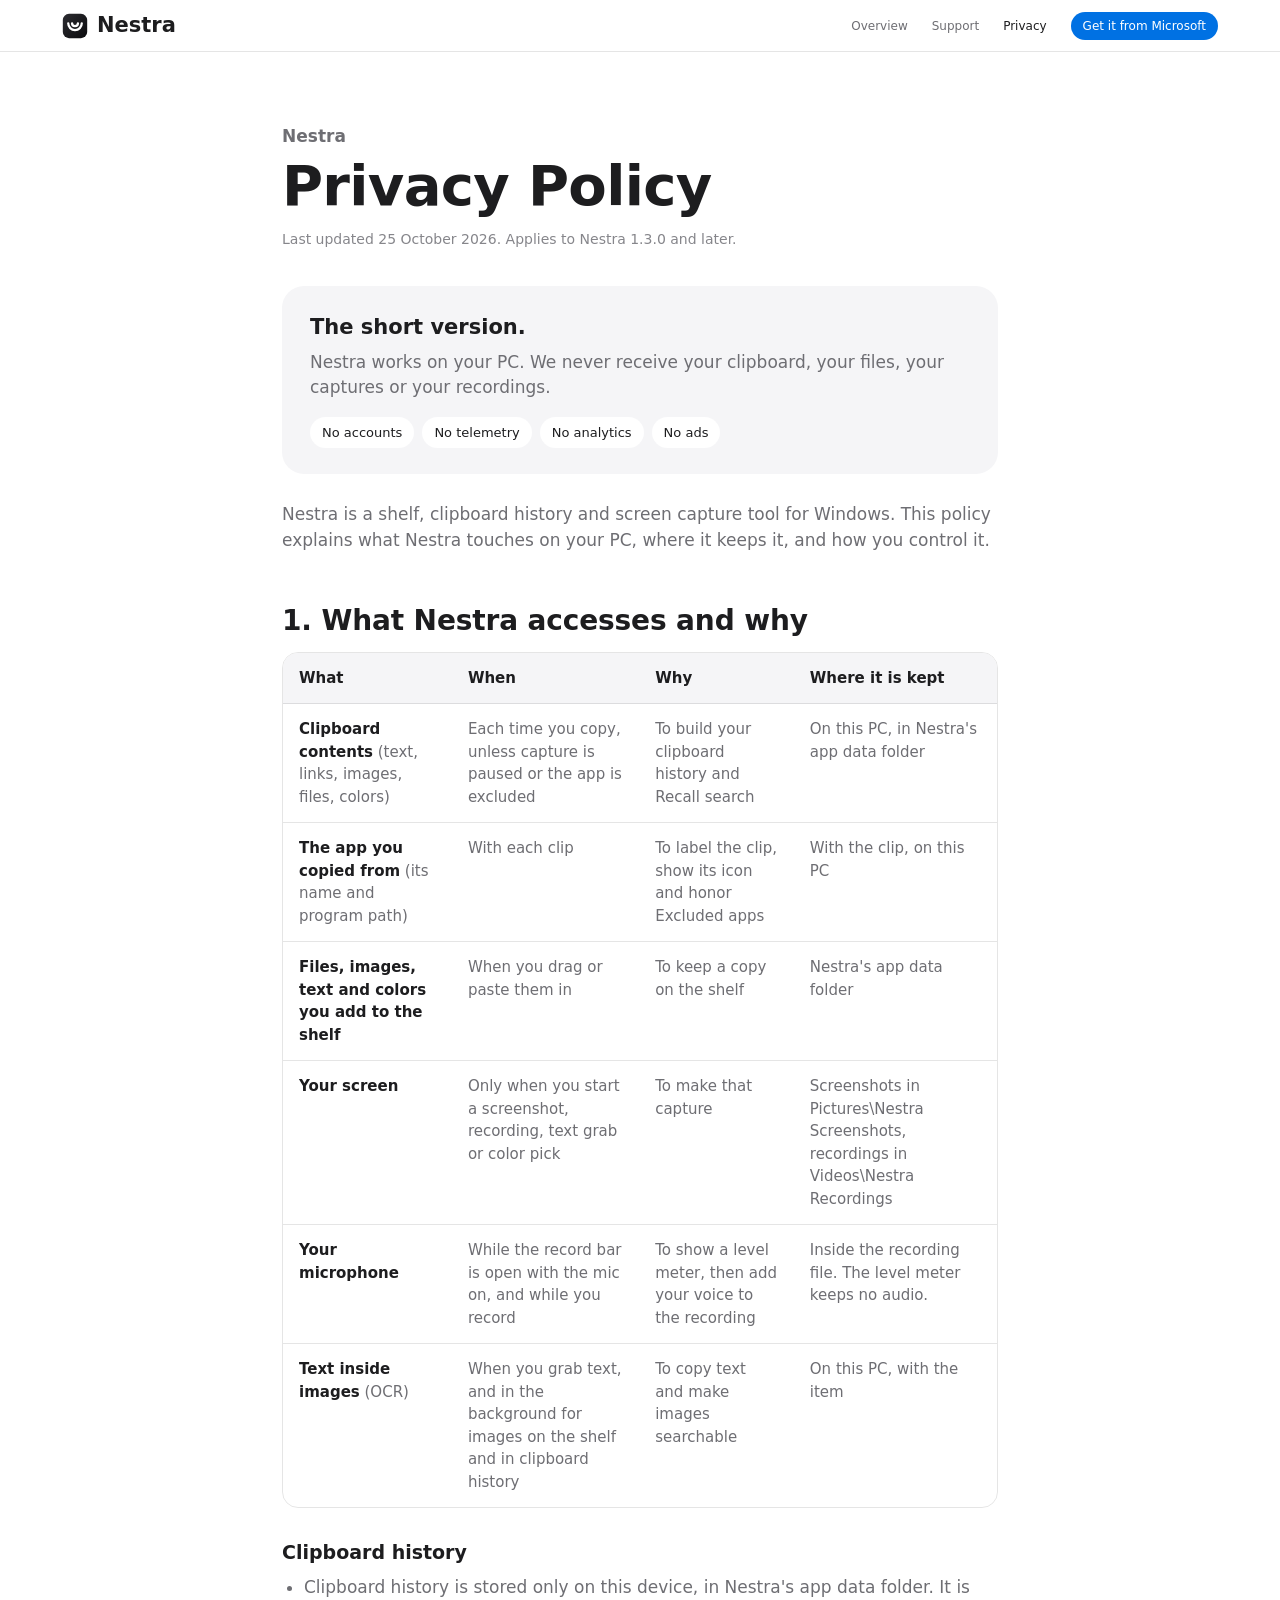
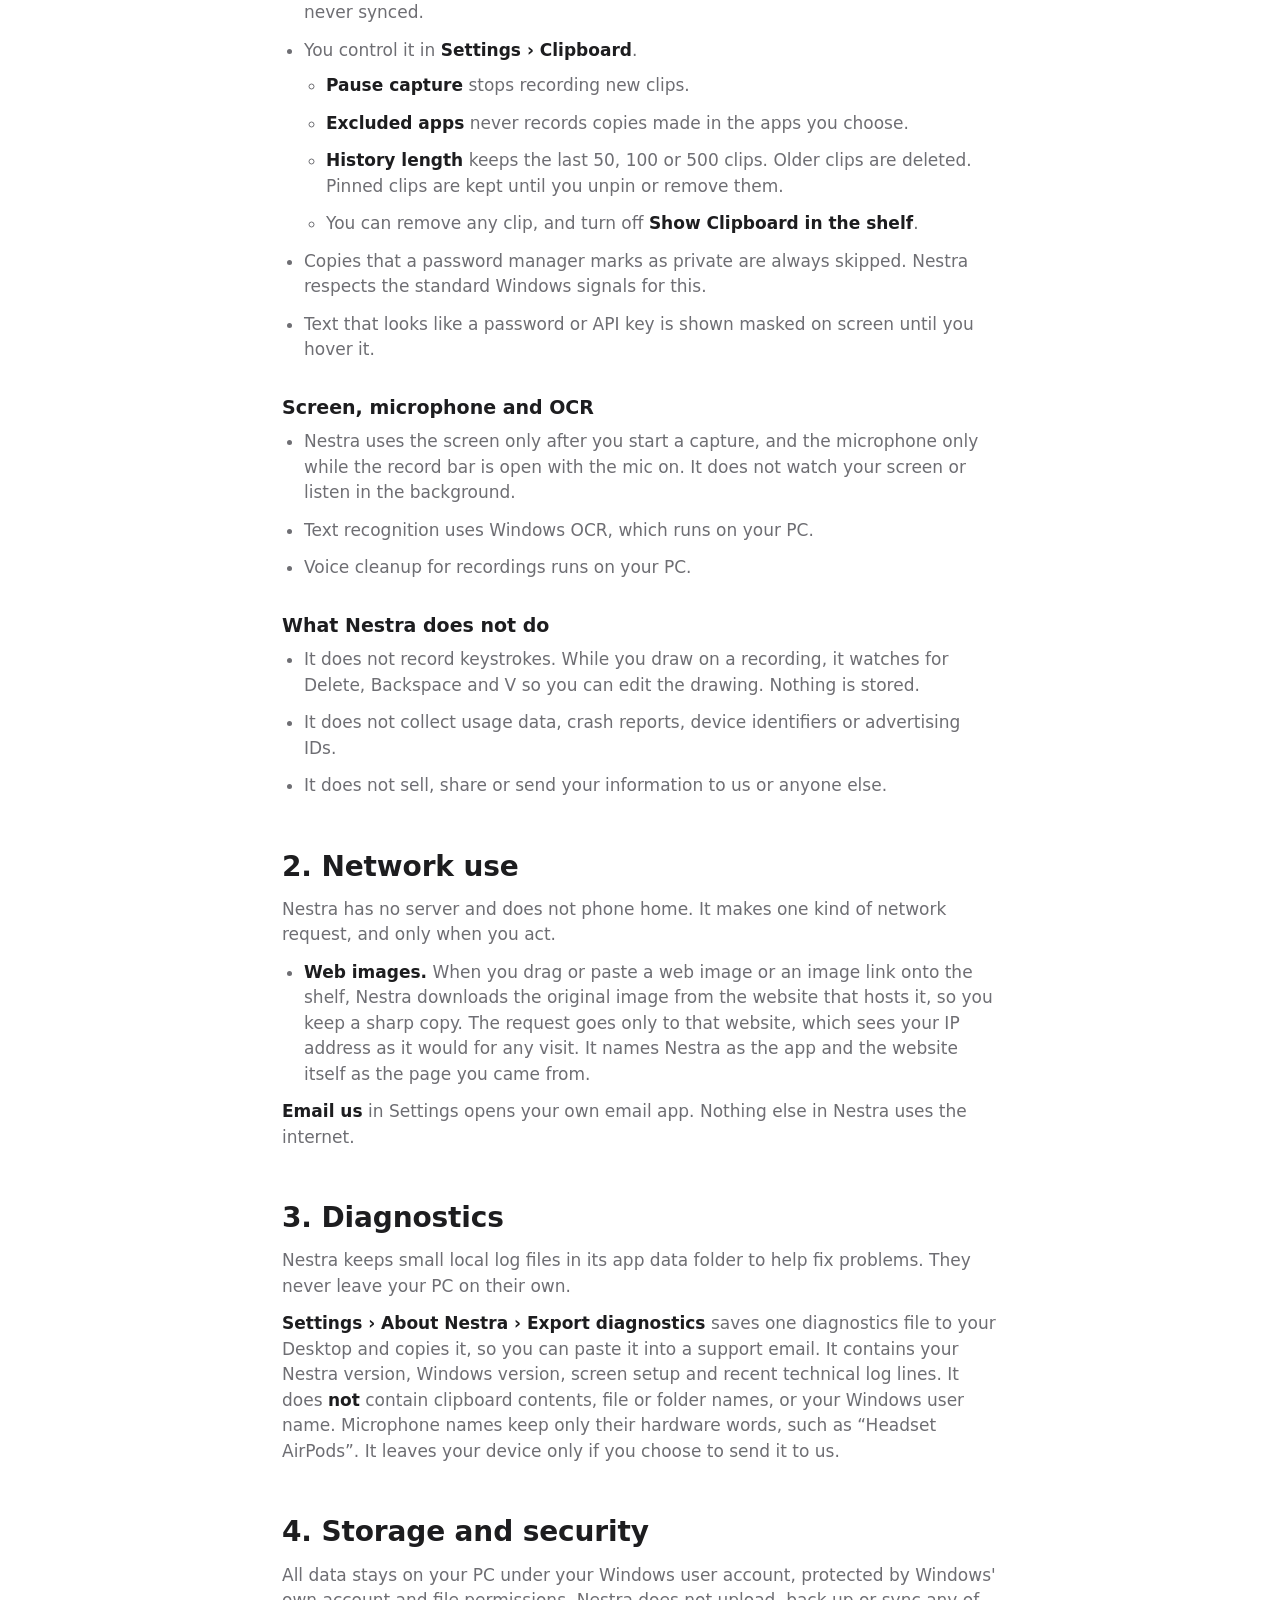
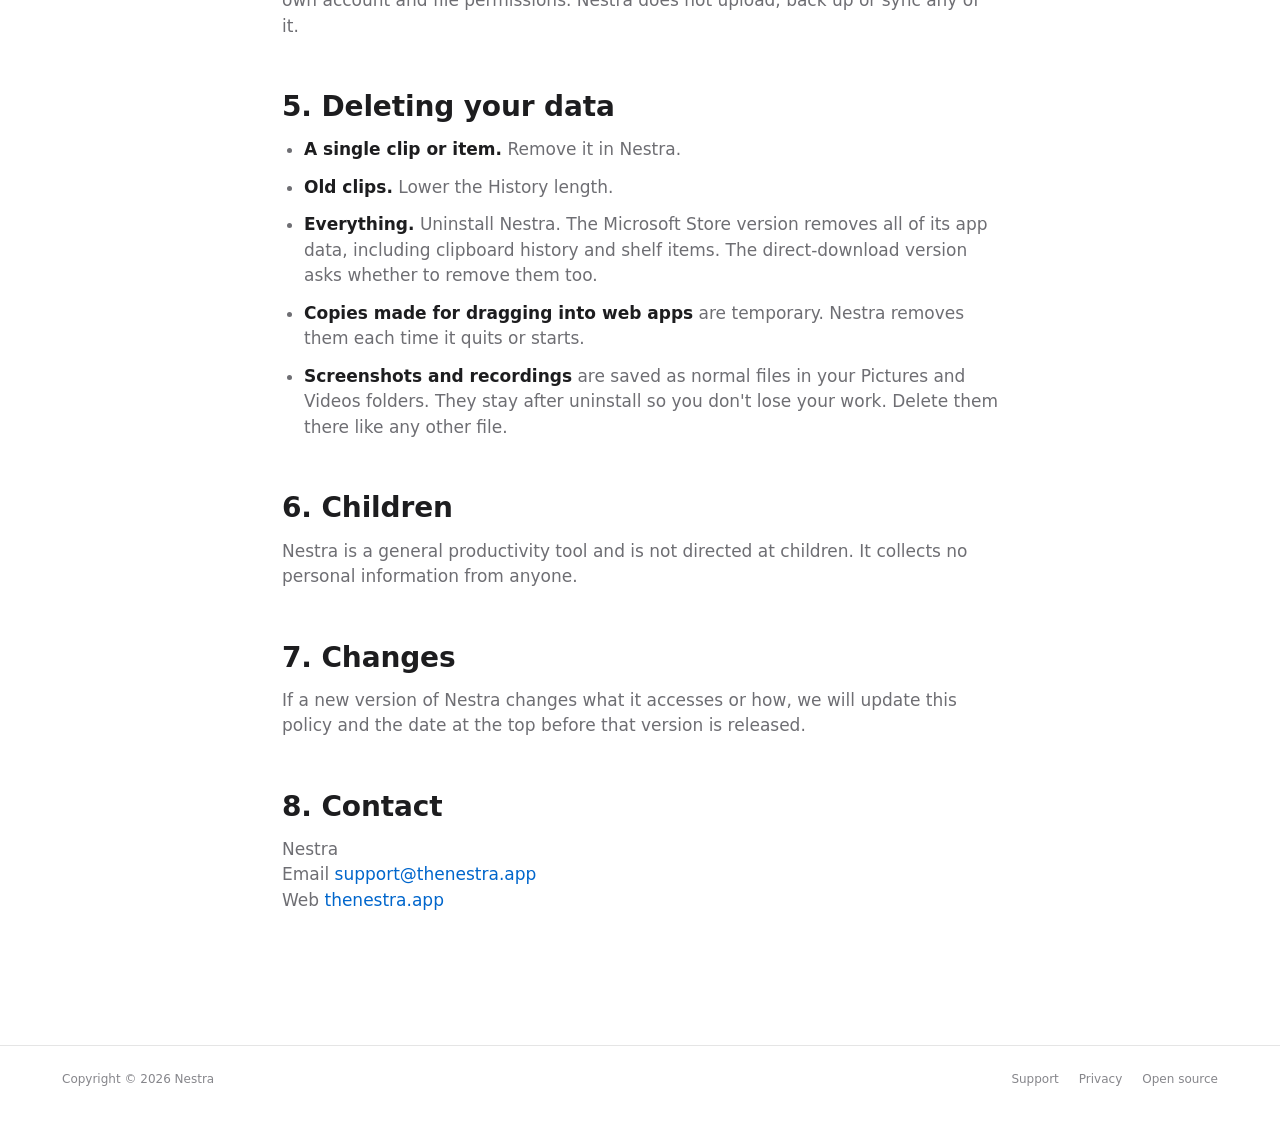
<file: privacy.html>
<!DOCTYPE html>
<html lang="en">
<head>
<meta charset="utf-8">
<meta name="viewport" content="width=device-width, initial-scale=1">
<title>Nestra Privacy Policy</title>
<meta name="description" content="What Nestra touches on your PC, where it keeps it, and how you control it. No accounts, no telemetry, no ads.">
<link rel="icon" href="favicon.ico">
<script>(function(){try{var t=localStorage.getItem('nestra-theme');if(t)document.documentElement.setAttribute('data-theme',t);}catch(e){}})();</script>
<link rel="stylesheet" href="site.css">
</head>
<body>
<nav><div class="wide">
  <a class="brand" href="./"><img src="nestra-icon.svg" alt="">Nestra</a>
  <div class="links"><a href="./">Overview</a><a href="support.html">Support</a><a href="privacy.html" class="on">Privacy</a></div>
  <a class="pill" href="#" data-store>Get it from Microsoft</a>
</div></nav>

<main class="doc">
  <div class="eyebrow">Nestra</div>
  <h1>Privacy Policy</h1>
  <div class="updated">Last updated 25 October 2026. Applies to Nestra 1.3.0 and later.</div>

  <div class="summary">
    <b>The short version.</b>
    <p>Nestra works on your PC. We never receive your clipboard, your files, your captures or your recordings.</p>
    <div class="chips"><span>No accounts</span><span>No telemetry</span><span>No analytics</span><span>No ads</span></div>
  </div>

  <p style="margin-top:28px">Nestra is a shelf, clipboard history and screen capture tool for Windows. This policy explains what Nestra touches on your PC, where it keeps it, and how you control it.</p>

  <h2>1. What Nestra accesses and why</h2>
  <div class="tbl"><table>
    <tr><th>What</th><th>When</th><th>Why</th><th>Where it is kept</th></tr>
    <tr><td><b>Clipboard contents</b> (text, links, images, files, colors)</td><td>Each time you copy, unless capture is paused or the app is excluded</td><td>To build your clipboard history and Recall search</td><td>On this PC, in Nestra's app data folder</td></tr>
    <tr><td><b>The app you copied from</b> (its name and program path)</td><td>With each clip</td><td>To label the clip, show its icon and honor Excluded apps</td><td>With the clip, on this PC</td></tr>
    <tr><td><b>Files, images, text and colors you add to the shelf</b></td><td>When you drag or paste them in</td><td>To keep a copy on the shelf</td><td>Nestra's app data folder</td></tr>
    <tr><td><b>Your screen</b></td><td>Only when you start a screenshot, recording, text grab or color pick</td><td>To make that capture</td><td>Screenshots in Pictures\Nestra Screenshots, recordings in Videos\Nestra Recordings</td></tr>
    <tr><td><b>Your microphone</b></td><td>While the record bar is open with the mic on, and while you record</td><td>To show a level meter, then add your voice to the recording</td><td>Inside the recording file. The level meter keeps no audio.</td></tr>
    <tr><td><b>Text inside images</b> (OCR)</td><td>When you grab text, and in the background for images on the shelf and in clipboard history</td><td>To copy text and make images searchable</td><td>On this PC, with the item</td></tr>
  </table></div>

  <h3>Clipboard history</h3>
  <ul>
    <li>Clipboard history is stored only on this device, in Nestra's app data folder. It is never synced.</li>
    <li>You control it in <b>Settings › Clipboard</b>.
      <ul>
        <li><b>Pause capture</b> stops recording new clips.</li>
        <li><b>Excluded apps</b> never records copies made in the apps you choose.</li>
        <li><b>History length</b> keeps the last 50, 100 or 500 clips. Older clips are deleted. Pinned clips are kept until you unpin or remove them.</li>
        <li>You can remove any clip, and turn off <b>Show Clipboard in the shelf</b>.</li>
      </ul>
    </li>
    <li>Copies that a password manager marks as private are always skipped. Nestra respects the standard Windows signals for this.</li>
    <li>Text that looks like a password or API key is shown masked on screen until you hover it.</li>
  </ul>

  <h3>Screen, microphone and OCR</h3>
  <ul>
    <li>Nestra uses the screen only after you start a capture, and the microphone only while the record bar is open with the mic on. It does not watch your screen or listen in the background.</li>
    <li>Text recognition uses Windows OCR, which runs on your PC.</li>
    <li>Voice cleanup for recordings runs on your PC.</li>
  </ul>

  <h3>What Nestra does not do</h3>
  <ul>
    <li>It does not record keystrokes. While you draw on a recording, it watches for Delete, Backspace and V so you can edit the drawing. Nothing is stored.</li>
    <li>It does not collect usage data, crash reports, device identifiers or advertising IDs.</li>
    <li>It does not sell, share or send your information to us or anyone else.</li>
  </ul>

  <h2>2. Network use</h2>
  <p>Nestra has no server and does not phone home. It makes one kind of network request, and only when you act.</p>
  <ul>
    <li><b>Web images.</b> When you drag or paste a web image or an image link onto the shelf, Nestra downloads the original image from the website that hosts it, so you keep a sharp copy. The request goes only to that website, which sees your IP address as it would for any visit. It names Nestra as the app and the website itself as the page you came from.</li>
  </ul>
  <p><b>Email us</b> in Settings opens your own email app. Nothing else in Nestra uses the internet.</p>

  <h2 id="diagnostics">3. Diagnostics</h2>
  <p>Nestra keeps small local log files in its app data folder to help fix problems. They never leave your PC on their own.</p>
  <p><b>Settings › About Nestra › Export diagnostics</b> saves one diagnostics file to your Desktop and copies it, so you can paste it into a support email. It contains your Nestra version, Windows version, screen setup and recent technical log lines. It does <b>not</b> contain clipboard contents, file or folder names, or your Windows user name. Microphone names keep only their hardware words, such as “Headset AirPods”. It leaves your device only if you choose to send it to us.</p>

  <h2>4. Storage and security</h2>
  <p>All data stays on your PC under your Windows user account, protected by Windows' own account and file permissions. Nestra does not upload, back up or sync any of it.</p>

  <h2>5. Deleting your data</h2>
  <ul>
    <li><b>A single clip or item.</b> Remove it in Nestra.</li>
    <li><b>Old clips.</b> Lower the History length.</li>
    <li><b>Everything.</b> Uninstall Nestra. The Microsoft Store version removes all of its app data, including clipboard history and shelf items. The direct-download version asks whether to remove them too.</li>
    <li><b>Copies made for dragging into web apps</b> are temporary. Nestra removes them each time it quits or starts.</li>
    <li><b>Screenshots and recordings</b> are saved as normal files in your Pictures and Videos folders. They stay after uninstall so you don't lose your work. Delete them there like any other file.</li>
  </ul>

  <h2>6. Children</h2>
  <p>Nestra is a general productivity tool and is not directed at children. It collects no personal information from anyone.</p>

  <h2>7. Changes</h2>
  <p>If a new version of Nestra changes what it accesses or how, we will update this policy and the date at the top before that version is released.</p>

  <h2>8. Contact</h2>
  <p>Nestra<br>Email <a href="mailto:support@thenestra.app">support@thenestra.app</a><br>Web <a href="https://thenestra.app">thenestra.app</a></p>
</main>

<footer><div class="wide">
  <span>Copyright © 2026 Nestra</span>
  <div class="links"><a href="support.html">Support</a><a href="privacy.html">Privacy</a><a href="source.html">Open source</a></div>
</div></footer>
<script src="site.js"></script>
</body>
</html>
</file>
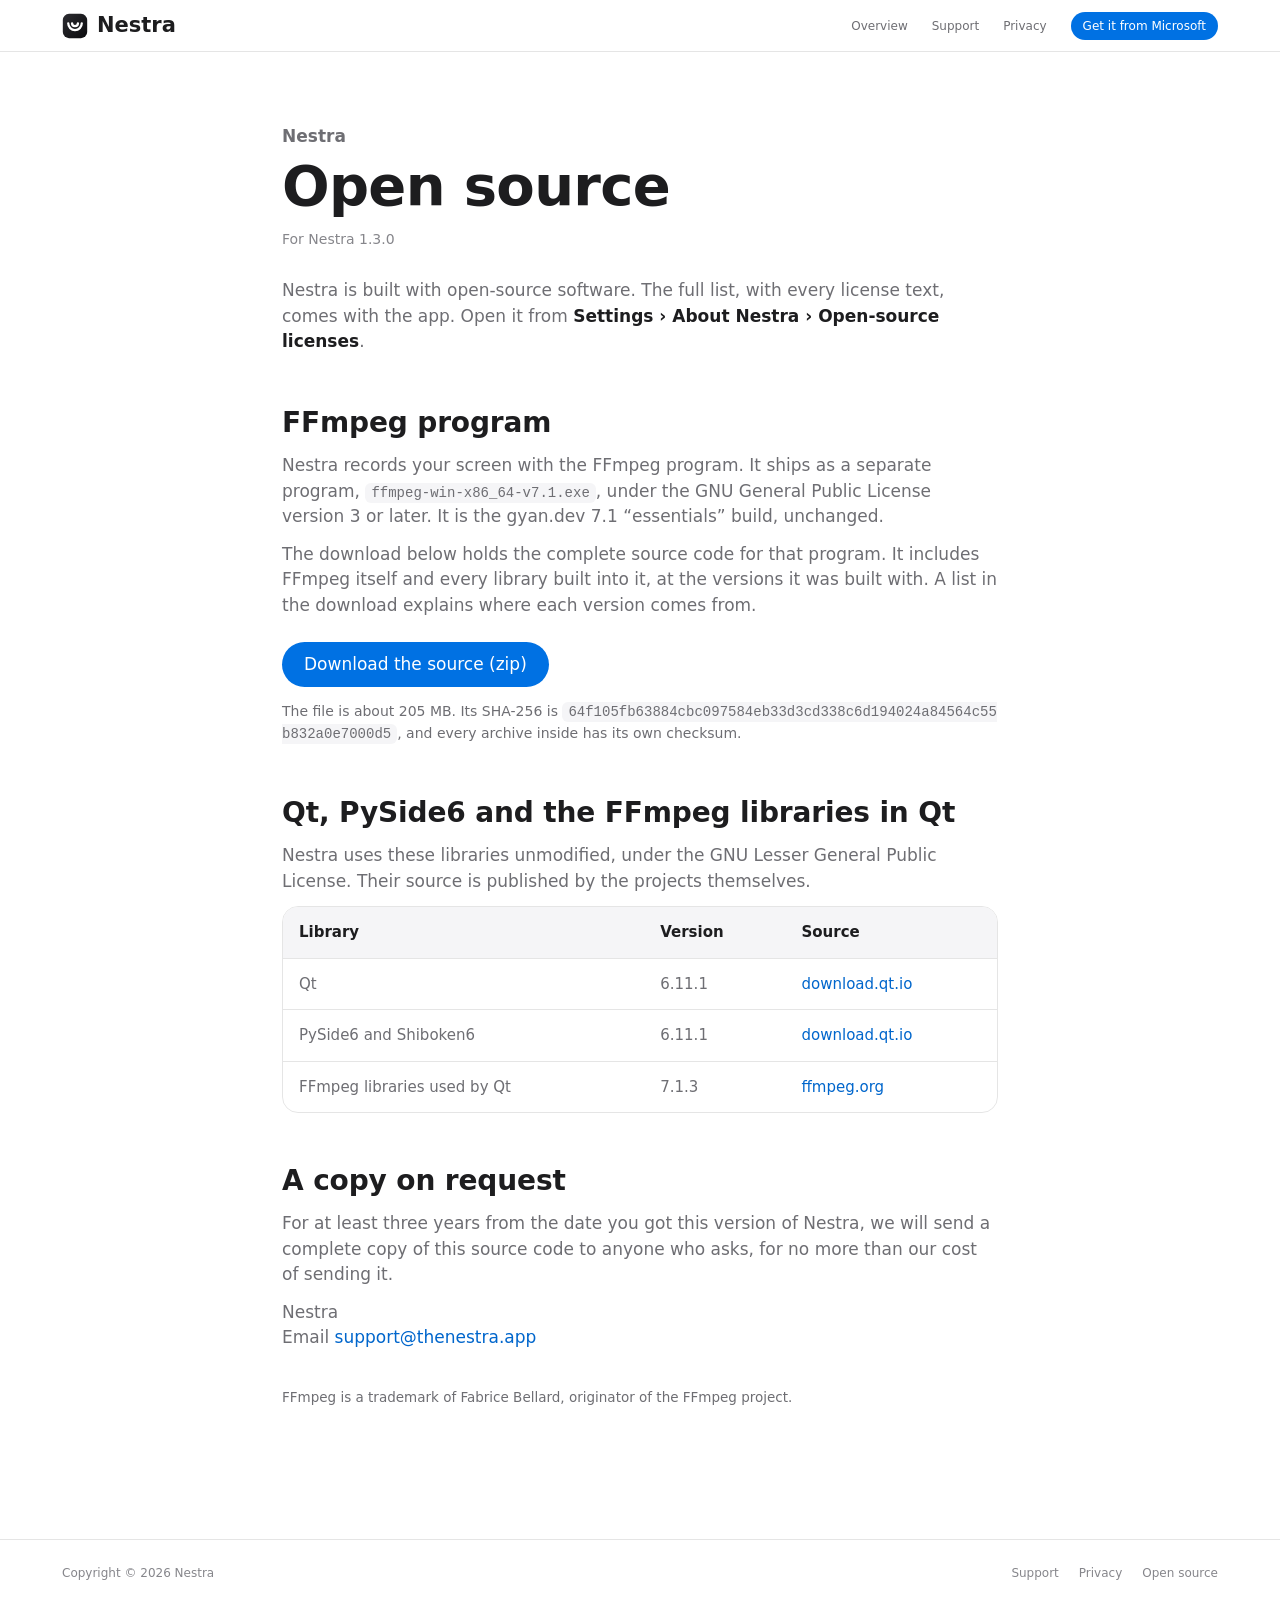
<file: source.html>
<!DOCTYPE html>
<html lang="en">
<head>
<meta charset="utf-8">
<meta name="viewport" content="width=device-width, initial-scale=1">
<title>Nestra Open Source</title>
<meta name="description" content="Source code for the open-source parts of Nestra, including the FFmpeg program it ships.">
<link rel="icon" href="favicon.ico">
<script>(function(){try{var t=localStorage.getItem('nestra-theme');if(t)document.documentElement.setAttribute('data-theme',t);}catch(e){}})();</script>
<link rel="stylesheet" href="site.css">
</head>
<body>
<nav><div class="wide">
  <a class="brand" href="./"><img src="nestra-icon.svg" alt="">Nestra</a>
  <div class="links"><a href="./">Overview</a><a href="support.html">Support</a><a href="privacy.html">Privacy</a></div>
  <a class="pill" href="#" data-store>Get it from Microsoft</a>
</div></nav>

<main class="doc">
  <div class="eyebrow">Nestra</div>
  <h1>Open source</h1>
  <div class="updated">For Nestra 1.3.0</div>

  <p style="margin-top:28px">Nestra is built with open-source software. The full list, with every license text, comes with the app. Open it from <b>Settings › About Nestra › Open-source licenses</b>.</p>

  <h2>FFmpeg program</h2>
  <p>Nestra records your screen with the FFmpeg program. It ships as a separate program, <code>ffmpeg-win-x86_64-v7.1.exe</code>, under the GNU General Public License version 3 or later. It is the gyan.dev 7.1 “essentials” build, unchanged.</p>
  <p>The download below holds the complete source code for that program. It includes FFmpeg itself and every library built into it, at the versions it was built with. A list in the download explains where each version comes from.</p>
  <p style="margin:24px 0 14px"><a class="pill big" id="srclink" href="https://github.com/thenestra/nestra-site/releases/download/ffmpeg-7.1-source/nestra-ffmpeg-7.1-source.zip">Download the source (zip)</a></p>
  <p style="font-size:14px">The file is about 205 MB. Its SHA-256 is <code>64f105fb63884cbc097584eb33d3cd338c6d194024a84564c55b832a0e7000d5</code>, and every archive inside has its own checksum.</p>

  <h2>Qt, PySide6 and the FFmpeg libraries in Qt</h2>
  <p>Nestra uses these libraries unmodified, under the GNU Lesser General Public License. Their source is published by the projects themselves.</p>
  <div class="tbl"><table>
    <tr><th>Library</th><th>Version</th><th>Source</th></tr>
    <tr><td>Qt</td><td>6.11.1</td><td><a href="https://download.qt.io/official_releases/qt/6.11/6.11.1/src/">download.qt.io</a></td></tr>
    <tr><td>PySide6 and Shiboken6</td><td>6.11.1</td><td><a href="https://download.qt.io/official_releases/QtForPython/pyside6/">download.qt.io</a></td></tr>
    <tr><td>FFmpeg libraries used by Qt</td><td>7.1.3</td><td><a href="https://ffmpeg.org/releases/ffmpeg-7.1.3.tar.xz">ffmpeg.org</a></td></tr>
  </table></div>

  <h2>A copy on request</h2>
  <p>For at least three years from the date you got this version of Nestra, we will send a complete copy of this source code to anyone who asks, for no more than our cost of sending it.</p>
  <p>Nestra<br>Email <a href="mailto:support@thenestra.app">support@thenestra.app</a></p>

  <p style="font-size:13.5px;margin-top:36px">FFmpeg is a trademark of Fabrice Bellard, originator of the FFmpeg project.</p>
</main>

<footer><div class="wide">
  <span>Copyright © 2026 Nestra</span>
  <div class="links"><a href="support.html">Support</a><a href="privacy.html">Privacy</a><a href="source.html">Open source</a></div>
</div></footer>
<script src="site.js"></script>
</body>
</html>
</file>
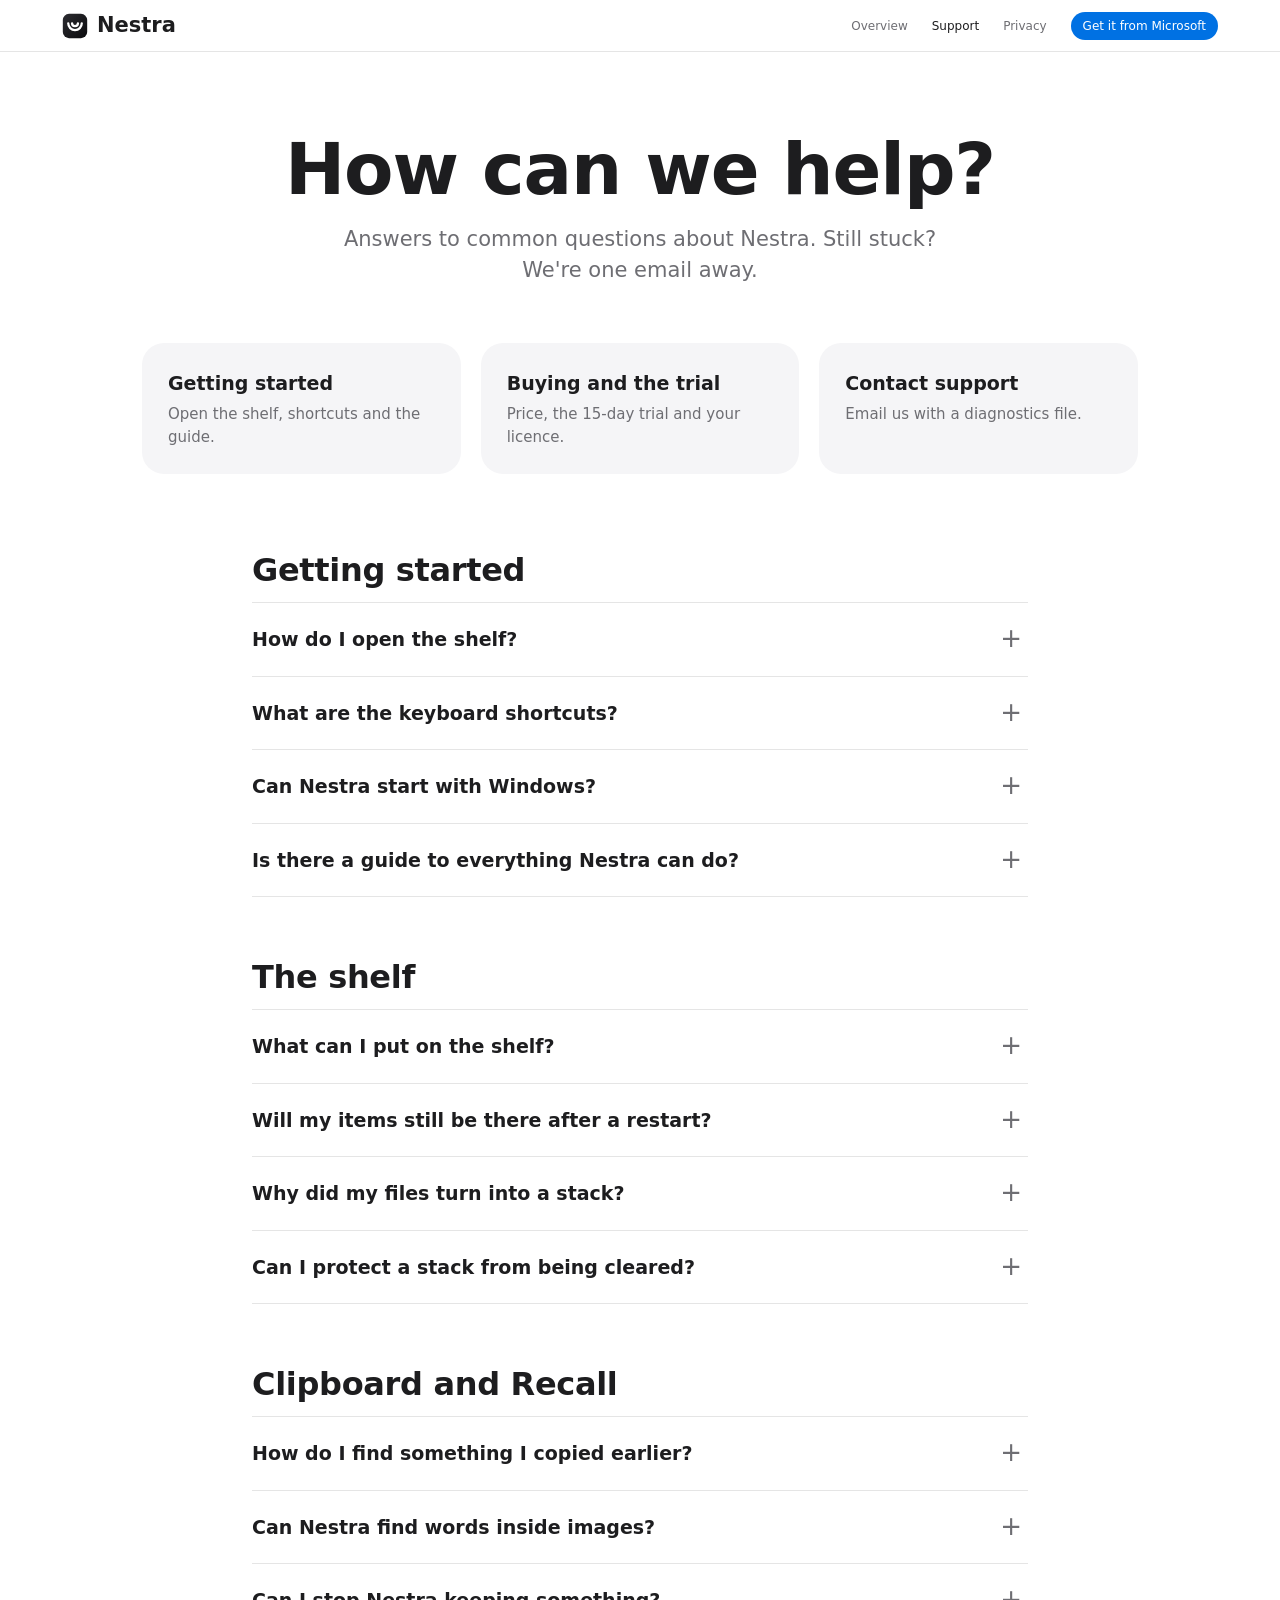
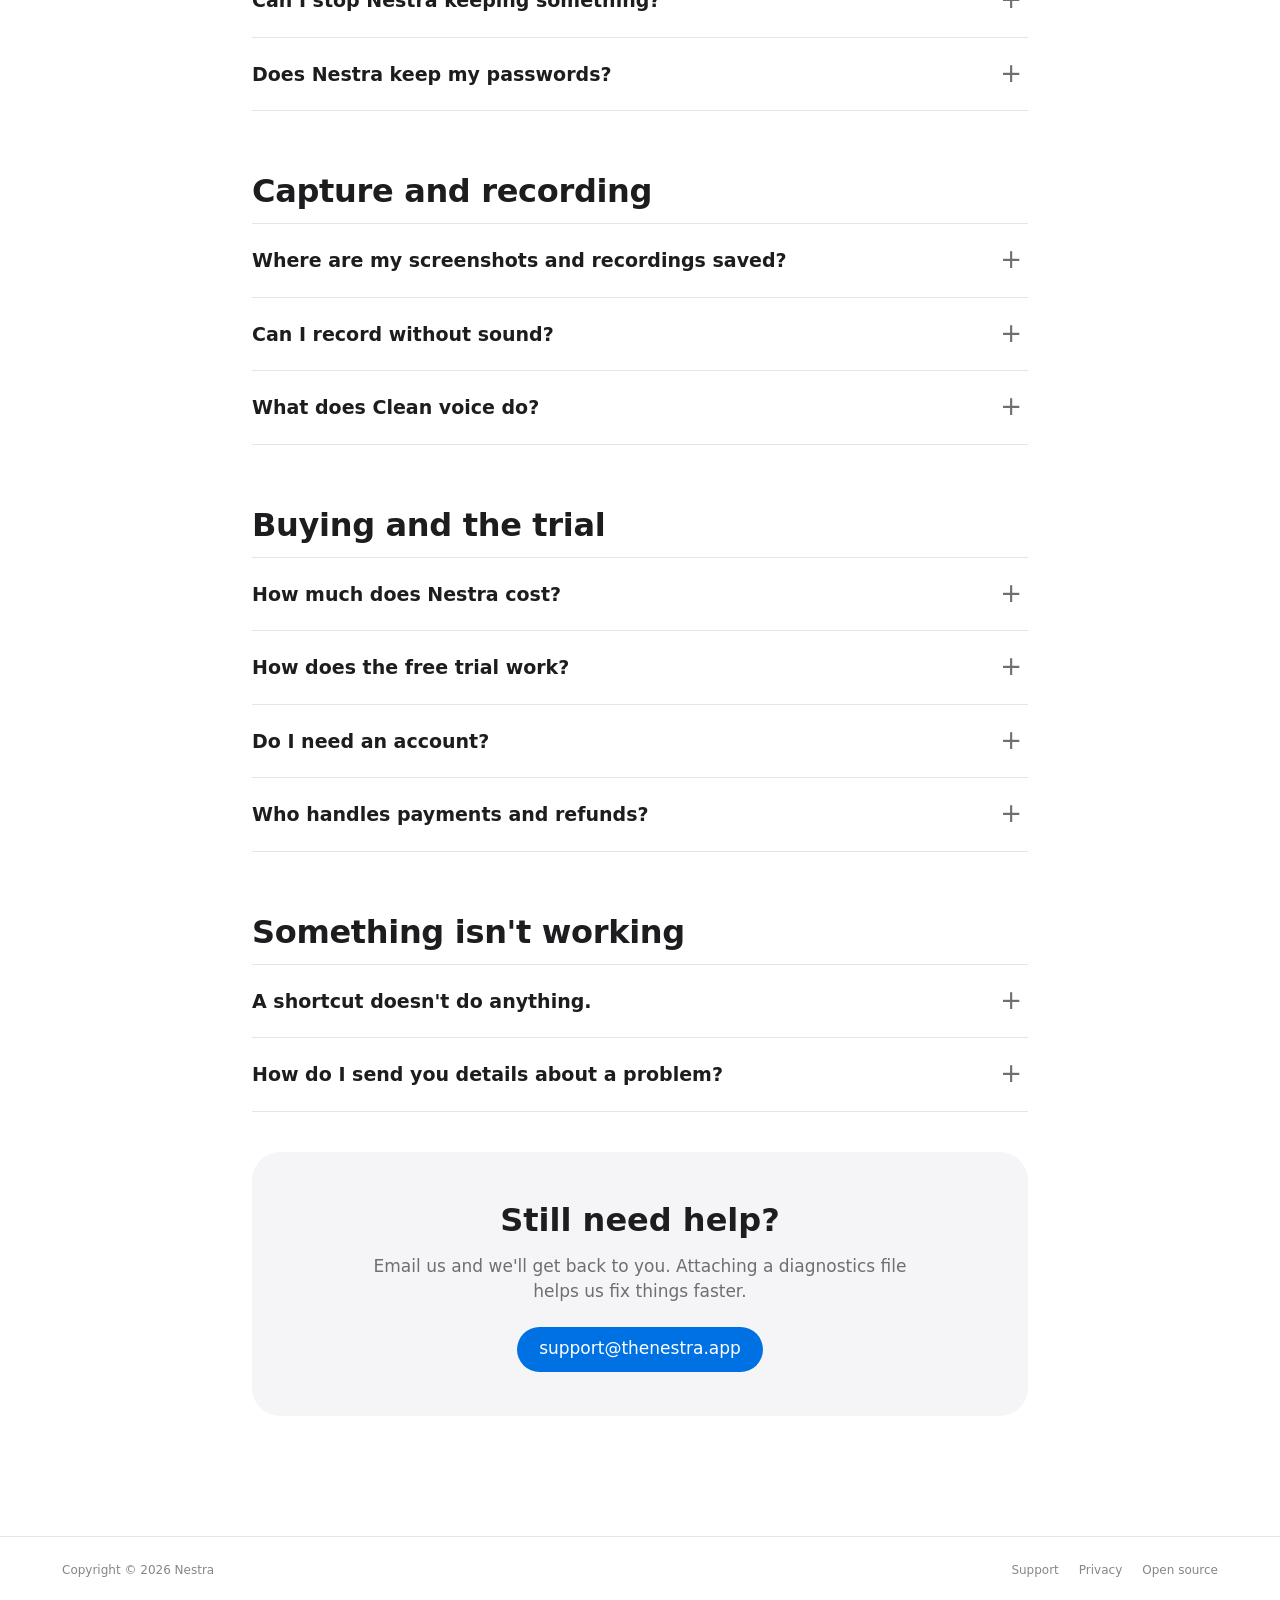
<file: support.html>
<!DOCTYPE html>
<html lang="en">
<head>
<meta charset="utf-8">
<meta name="viewport" content="width=device-width, initial-scale=1">
<title>Nestra Support</title>
<meta name="description" content="Answers to common questions about Nestra, its shortcuts, the free trial, and how to reach support.">
<link rel="icon" href="favicon.ico">
<script>(function(){try{var t=localStorage.getItem('nestra-theme');if(t)document.documentElement.setAttribute('data-theme',t);}catch(e){}})();</script>
<link rel="stylesheet" href="site.css">
</head>
<body>
<nav><div class="wide">
  <a class="brand" href="./"><img src="nestra-icon.svg" alt="">Nestra</a>
  <div class="links"><a href="./">Overview</a><a href="support.html" class="on">Support</a><a href="privacy.html">Privacy</a></div>
  <a class="pill" href="#" data-store>Get it from Microsoft</a>
</div></nav>

<header class="top">
  <h1>How can we help?</h1>
  <p>Answers to common questions about Nestra. Still stuck? We're one email away.</p>
</header>

<div class="quick">
  <a href="#start"><b>Getting started</b><span>Open the shelf, shortcuts and the guide.</span></a>
  <a href="#buying"><b>Buying and the trial</b><span>Price, the 15-day trial and your licence.</span></a>
  <a href="#contact"><b>Contact support</b><span>Email us with a diagnostics file.</span></a>
</div>

<main class="faqwrap">
  <h2 id="start">Getting started</h2>
  <div class="faq">
    <details><summary>How do I open the shelf?</summary><div class="a">
      <p>The shelf waits at the edge of your screen. Bring it out with <kbd>Ctrl+Alt+Y</kbd>, by dragging a file to the screen edge, by clicking the handle at the edge, or from the Nestra icon in the tray. You can also turn on <b>Shake the mouse to summon</b> in <b>Settings › Summoning</b>. The shelf tucks itself away again when you're done.</p></div></details>
    <details><summary>What are the keyboard shortcuts?</summary><div class="a">
      <div class="keys">
        <kbd>Ctrl+Alt+Y</kbd><span>Show or hide the shelf</span>
        <kbd>Ctrl+Shift+Space</kbd><span>Open Recall to search what you copied</span>
        <kbd>Ctrl+Alt+S</kbd><span>Take a screenshot</span>
        <kbd>Ctrl+Alt+R</kbd><span>Record a region of the screen</span>
        <kbd>Ctrl+Alt+T</kbd><span>Copy the text off part of the screen</span>
        <kbd>Ctrl+Alt+C</kbd><span>Pick a colour</span>
        <kbd>Ctrl+Alt+V</kbd><span>Put what's on your clipboard onto the shelf</span>
        <kbd>Ctrl+Alt+Q</kbd><span>Quit Nestra</span>
      </div>
      <p>You can change all of them except Quit in <b>Settings › Shortcuts</b>.</p></div></details>
    <details><summary>Can Nestra start with Windows?</summary><div class="a">
      <p>Yes. Turn on <b>Start with Windows</b> in <b>Settings › General</b>.</p></div></details>
    <details><summary>Is there a guide to everything Nestra can do?</summary><div class="a">
      <p>Yes. Open <b>Settings › About Nestra</b> and choose <b>Open guide</b>.</p></div></details>
  </div>

  <h2>The shelf</h2>
  <div class="faq">
    <details><summary>What can I put on the shelf?</summary><div class="a">
      <p>Files, images, text and colours. Drag them on, or put what's on your clipboard there with <kbd>Ctrl+Alt+V</kbd>. A picture dragged from a website is kept at its full size.</p></div></details>
    <details><summary>Will my items still be there after a restart?</summary><div class="a">
      <p>Yes. Nestra keeps its own copy of what you drop, so items stay even if the original was a temporary file or you later delete it.</p></div></details>
    <details><summary>Why did my files turn into a stack?</summary><div class="a">
      <p>Files dropped together become one stack that names itself, like "3 PDFs". Click it to open the stack, drag one file out, or drag the whole stack at once.</p></div></details>
    <details><summary>Can I protect a stack from being cleared?</summary><div class="a">
      <p>Yes. Lock it with the lock icon on the stack. A locked stack is kept when you remove items or use Clear shelf.</p></div></details>
  </div>

  <h2>Clipboard and Recall</h2>
  <div class="faq">
    <details><summary>How do I find something I copied earlier?</summary><div class="a">
      <p>Press <kbd>Ctrl+Shift+Space</kbd>, type a few letters, and press <kbd>Enter</kbd> to paste it into the app you were in. <kbd>Shift+Enter</kbd> pastes plain text, and <kbd>Ctrl+1</kbd> to <kbd>Ctrl+9</kbd> paste the top clips. Use the filters to show only text, links, images, files or colours.</p></div></details>
    <details><summary>Can Nestra find words inside images?</summary><div class="a">
      <p>Yes. Images on the shelf and in your clipboard history are read on your PC with Windows text recognition, so a search for a word also finds screenshots and photos that show it.</p></div></details>
    <details><summary>Can I stop Nestra keeping something?</summary><div class="a">
      <p>Yes. In <b>Settings › Clipboard</b> you can pause the history, exclude apps whose copies should never be kept, and choose to keep the last 50, 100 or 500 clips. You can remove any single clip too.</p></div></details>
    <details><summary>Does Nestra keep my passwords?</summary><div class="a">
      <p>No. Copies that a password manager marks as private are always skipped, and text that looks like a password or key is shown masked until you hover over it.</p></div></details>
  </div>

  <h2>Capture and recording</h2>
  <div class="faq">
    <details><summary>Where are my screenshots and recordings saved?</summary><div class="a">
      <p>Screenshots go to <b>Pictures › Nestra Screenshots</b> and recordings to <b>Videos › Nestra Recordings</b>. They're normal files, and they stay even if you uninstall Nestra.</p></div></details>
    <details><summary>Can I record without sound?</summary><div class="a">
      <p>Yes. Record a silent GIF instead of a video, or turn the microphone off before you start.</p></div></details>
    <details><summary>What does Clean voice do?</summary><div class="a">
      <p>It removes background noise from your voice in a recording. It runs on your PC, and you can set how strong it is in the recording editor.</p></div></details>
  </div>

  <h2 id="buying">Buying and the trial</h2>
  <div class="faq">
    <details><summary>How much does Nestra cost?</summary><div class="a">
      <p>$39.99, once. There's no subscription, and updates are free through the Microsoft Store.</p></div></details>
    <details><summary>How does the free trial work?</summary><div class="a">
      <p>Get Nestra from the Microsoft Store and use every feature free for 15 days. When the trial ends, the Store asks you to buy it to keep using it. Nothing you made is lost.</p></div></details>
    <details><summary>Do I need an account?</summary><div class="a">
      <p>Not for Nestra. There's nothing to sign up for. The Microsoft Store uses your Microsoft account for the purchase.</p></div></details>
    <details><summary>Who handles payments and refunds?</summary><div class="a">
      <p>The Microsoft Store handles buying, receipts and refunds, under its own policies.</p></div></details>
  </div>

  <h2>Something isn't working</h2>
  <div class="faq">
    <details><summary>A shortcut doesn't do anything.</summary><div class="a">
      <p>Another app may already use it. Open <b>Settings › Shortcuts</b>: Nestra shows when a shortcut is taken, and you can pick a different one.</p></div></details>
    <details><summary>How do I send you details about a problem?</summary><div class="a">
      <p>Open <b>Settings › About Nestra</b> and choose <b>Export diagnostics</b>. Nestra saves one file to your Desktop and copies it, so you can attach it to an email. It never includes your clipboard, file names or your Windows user name. See the <a href="privacy.html#diagnostics">privacy policy</a> for exactly what's in it.</p></div></details>
  </div>
</main>

<section class="contact" id="contact"><div class="box">
  <h2>Still need help?</h2>
  <p>Email us and we'll get back to you. Attaching a diagnostics file helps us fix things faster.</p>
  <a class="pill big" href="mailto:support@thenestra.app">support@thenestra.app</a>
</div></section>

<footer><div class="wide">
  <span>Copyright © 2026 Nestra</span>
  <div class="links"><a href="support.html">Support</a><a href="privacy.html">Privacy</a><a href="source.html">Open source</a></div>
</div></footer>
<script src="site.js"></script>
</body>
</html>
</file>
<file: site.css>
/* Nestra · thenestra.app · shared style for the inner pages (privacy, support, open source, 404).
   Same tokens as the homepage: Apple-calm type, 28 px cards, light and dark. */
:root{
  --bg:#fff; --bg2:#f5f5f7; --ink:#1d1d1f; --ink2:#6e6e73; --ink3:#86868b; --line:rgba(0,0,0,.1);
  --card:#fff; --blue:#0066cc; --pill:#0071e3; --nav:rgba(255,255,255,.8); --ok:#1d8a4f;
  --font:"Segoe UI Variable Display","SF Pro Display","Segoe UI",system-ui,-apple-system,sans-serif;
  --text:"Segoe UI Variable Text","SF Pro Text","Segoe UI",system-ui,-apple-system,sans-serif;
  --ease:cubic-bezier(.22,1,.36,1);
}
@media (prefers-color-scheme: dark){:root:not([data-theme="light"]){
  --bg:#000; --bg2:#141416; --ink:#f5f5f7; --ink2:#a1a1a6; --ink3:#86868b; --line:rgba(255,255,255,.14);
  --card:#1c1c1e; --blue:#2997ff; --nav:rgba(0,0,0,.72); --ok:#4cd28a;}}
:root[data-theme="dark"]{
  --bg:#000; --bg2:#141416; --ink:#f5f5f7; --ink2:#a1a1a6; --ink3:#86868b; --line:rgba(255,255,255,.14);
  --card:#1c1c1e; --blue:#2997ff; --nav:rgba(0,0,0,.72); --ok:#4cd28a;}
*{box-sizing:border-box;margin:0;padding:0}
html{scroll-behavior:smooth}
body{font-family:var(--text);background:var(--bg);color:var(--ink);-webkit-font-smoothing:antialiased;line-height:1.5;font-size:17px}
a{color:var(--blue);text-decoration:none} a:hover{text-decoration:underline}
img{display:block;max-width:100%}
.wide{max-width:1200px;margin:0 auto;padding:0 22px}

nav{position:sticky;top:0;z-index:50;height:52px;background:var(--nav);
  backdrop-filter:saturate(180%) blur(20px);-webkit-backdrop-filter:saturate(180%) blur(20px);border-bottom:1px solid var(--line)}
nav .wide{height:100%;display:flex;align-items:center;gap:24px}
.brand{display:flex;align-items:center;gap:9px;font-family:var(--font);font-size:21px;font-weight:600;color:var(--ink)}
.brand:hover{text-decoration:none}
.brand img{width:26px;height:26px}
nav .links{margin-left:auto;display:flex;gap:24px;font-size:12px}
nav .links a{color:var(--ink2)} nav .links a:hover{color:var(--ink);text-decoration:none}
nav .links a.on{color:var(--ink)}
.pill{display:inline-flex;align-items:center;justify-content:center;border-radius:980px;background:var(--pill);color:#fff;font-size:12px;padding:0 12px;height:28px}
.pill:hover{text-decoration:none;background:#0077ed}
.pill.big{font-size:17px;padding:0 22px;height:45px}

/* document pages (privacy, open source) */
.doc{max-width:760px;margin:0 auto;padding:72px 22px 120px}
.doc .eyebrow{font-family:var(--font);font-size:17px;font-weight:600;color:var(--ink2)}
.doc h1{font-family:var(--font);font-size:clamp(40px,6vw,56px);line-height:1.07;letter-spacing:-.012em;font-weight:600;margin-top:6px}
.doc .updated{color:var(--ink3);font-size:14px;margin-top:14px}
.doc .summary{background:var(--bg2);border-radius:22px;padding:26px 28px;margin:36px 0 8px}
.doc .summary b{display:block;font-family:var(--font);font-size:21px;font-weight:600;margin-bottom:6px}
.doc .summary p{margin:0;color:var(--ink2)}
.doc .chips{display:flex;flex-wrap:wrap;gap:8px;margin-top:16px}
.doc .chips span{font-size:13px;padding:6px 12px;border-radius:999px;background:var(--card);color:var(--ink)}
.doc h2{font-family:var(--font);font-size:28px;line-height:1.15;letter-spacing:-.005em;font-weight:600;margin:52px 0 14px}
.doc h3{font-family:var(--font);font-size:19px;font-weight:600;margin:30px 0 8px}
.doc p,.doc li{color:var(--ink2);margin-bottom:12px}
.doc p b,.doc li b{color:var(--ink);font-weight:600}
.doc ul{padding-left:22px}
.doc ul ul{margin-top:10px}
.doc code{font-family:Consolas,"Cascadia Mono",monospace;font-size:14px;background:var(--bg2);padding:2px 6px;border-radius:6px;word-break:break-all}
.doc .tbl{overflow-x:auto;margin:8px 0 14px;border-radius:16px;border:1px solid var(--line)}
.doc table{border-collapse:collapse;width:100%;min-width:620px;font-size:15px}
.doc th,.doc td{text-align:left;vertical-align:top;padding:14px 16px;border-bottom:1px solid var(--line);color:var(--ink2)}
.doc tr:last-child td{border-bottom:0}
.doc th{color:var(--ink);font-weight:600;background:var(--bg2)}
.doc td b{color:var(--ink)}

/* support / FAQ */
.top{padding:80px 0 56px;text-align:center}
.top h1{font-family:var(--font);font-size:clamp(44px,6.5vw,72px);line-height:1.05;letter-spacing:-.015em;font-weight:600}
.top p{font-size:21px;color:var(--ink2);margin:16px auto 0;max-width:30em}
.quick{display:grid;grid-template-columns:repeat(3,1fr);gap:20px;max-width:1040px;margin:0 auto;padding:0 22px}
.quick a{background:var(--bg2);border-radius:22px;padding:26px;color:var(--ink)}
.quick a:hover{text-decoration:none;background:var(--line)}
.quick b{display:block;font-family:var(--font);font-size:19px;font-weight:600}
.quick span{display:block;font-size:15px;color:var(--ink2);margin-top:6px}
.faqwrap{max-width:820px;margin:0 auto;padding:72px 22px 40px}
.faqwrap h2{font-family:var(--font);font-size:32px;font-weight:600;letter-spacing:-.01em;margin:56px 0 8px}
.faqwrap h2:first-child{margin-top:0}
.faq{border-top:1px solid var(--line)}
.faq details{border-bottom:1px solid var(--line)}
.faq summary{list-style:none;cursor:pointer;padding:22px 40px 22px 0;font-family:var(--font);font-size:19px;font-weight:600;position:relative}
.faq summary::-webkit-details-marker{display:none}
.faq summary::after{content:"+";position:absolute;right:6px;top:16px;font-size:26px;font-weight:300;color:var(--ink2);transition:transform .3s var(--ease)}
.faq details[open] summary::after{transform:rotate(45deg)}
.faq .a{padding:0 40px 22px 0;color:var(--ink2)}
.faq .a p{margin-bottom:10px} .faq .a b{color:var(--ink);font-weight:600}
.keys{display:grid;grid-template-columns:auto 1fr;gap:8px 18px;margin:6px 0 8px}
kbd{font-family:var(--text);font-size:13px;padding:3px 8px;border-radius:7px;border:1px solid var(--line);background:var(--bg2);color:var(--ink);white-space:nowrap}
.contact{max-width:820px;margin:0 auto 120px;padding:0 22px}
.contact .box{background:var(--bg2);border-radius:28px;padding:44px;text-align:center}
.contact h2{font-family:var(--font);font-size:32px;font-weight:600}
.contact p{color:var(--ink2);margin:10px auto 22px;max-width:32em}

/* 404 */
.lost{min-height:calc(100vh - 52px - 90px);display:flex;flex-direction:column;align-items:center;justify-content:center;text-align:center;padding:60px 22px}
.lost img{width:72px;height:72px;margin-bottom:22px}
.lost h1{font-family:var(--font);font-size:clamp(40px,6vw,56px);font-weight:600;letter-spacing:-.012em}
.lost p{font-size:19px;color:var(--ink2);margin:12px 0 28px}

footer{border-top:1px solid var(--line);padding:24px 0 40px;font-size:12px;color:var(--ink3)}
footer .wide{display:flex;gap:20px;flex-wrap:wrap;align-items:center}
footer .links{margin-left:auto;display:flex;gap:20px}
footer a{color:var(--ink3)} footer a:hover{color:var(--ink);text-decoration:none}

@media (max-width:760px){
  nav .links{display:none}
  .quick{grid-template-columns:1fr}
  .contact .box{padding:30px 22px}
}
</file>
